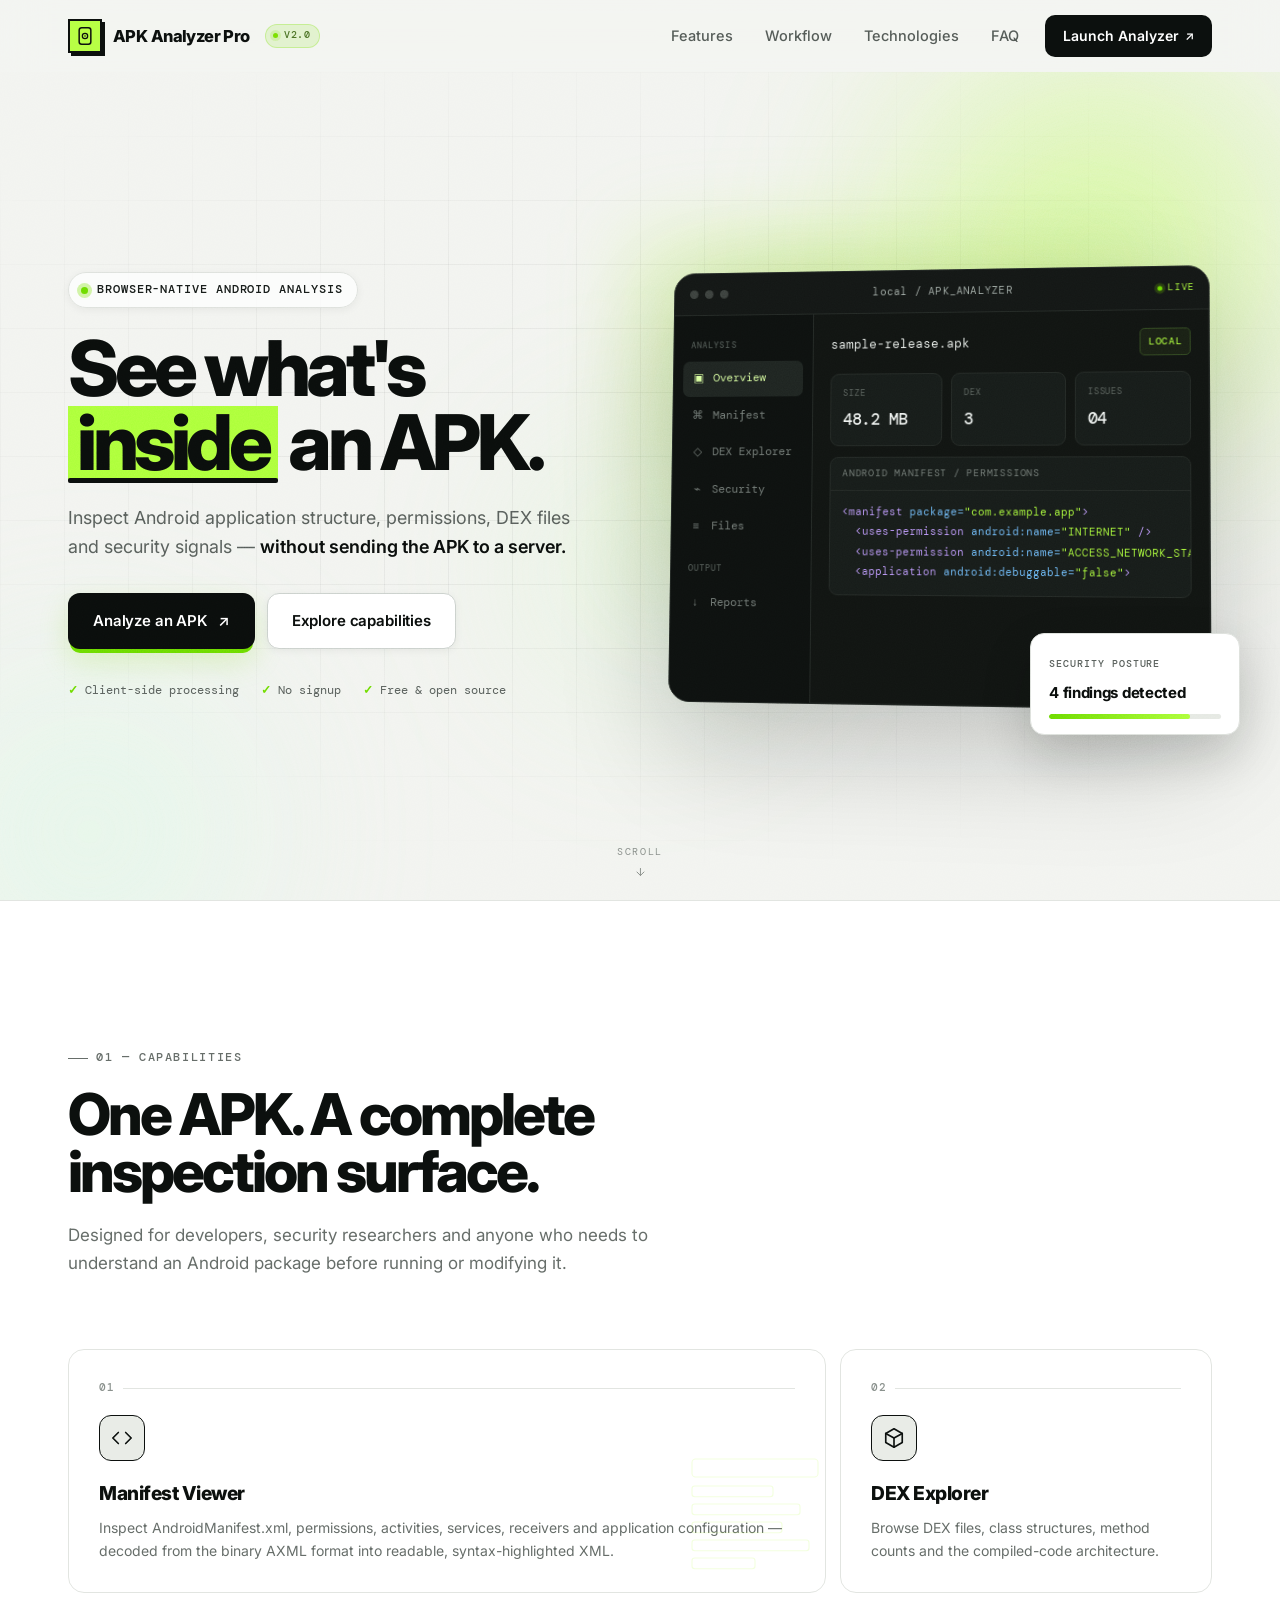
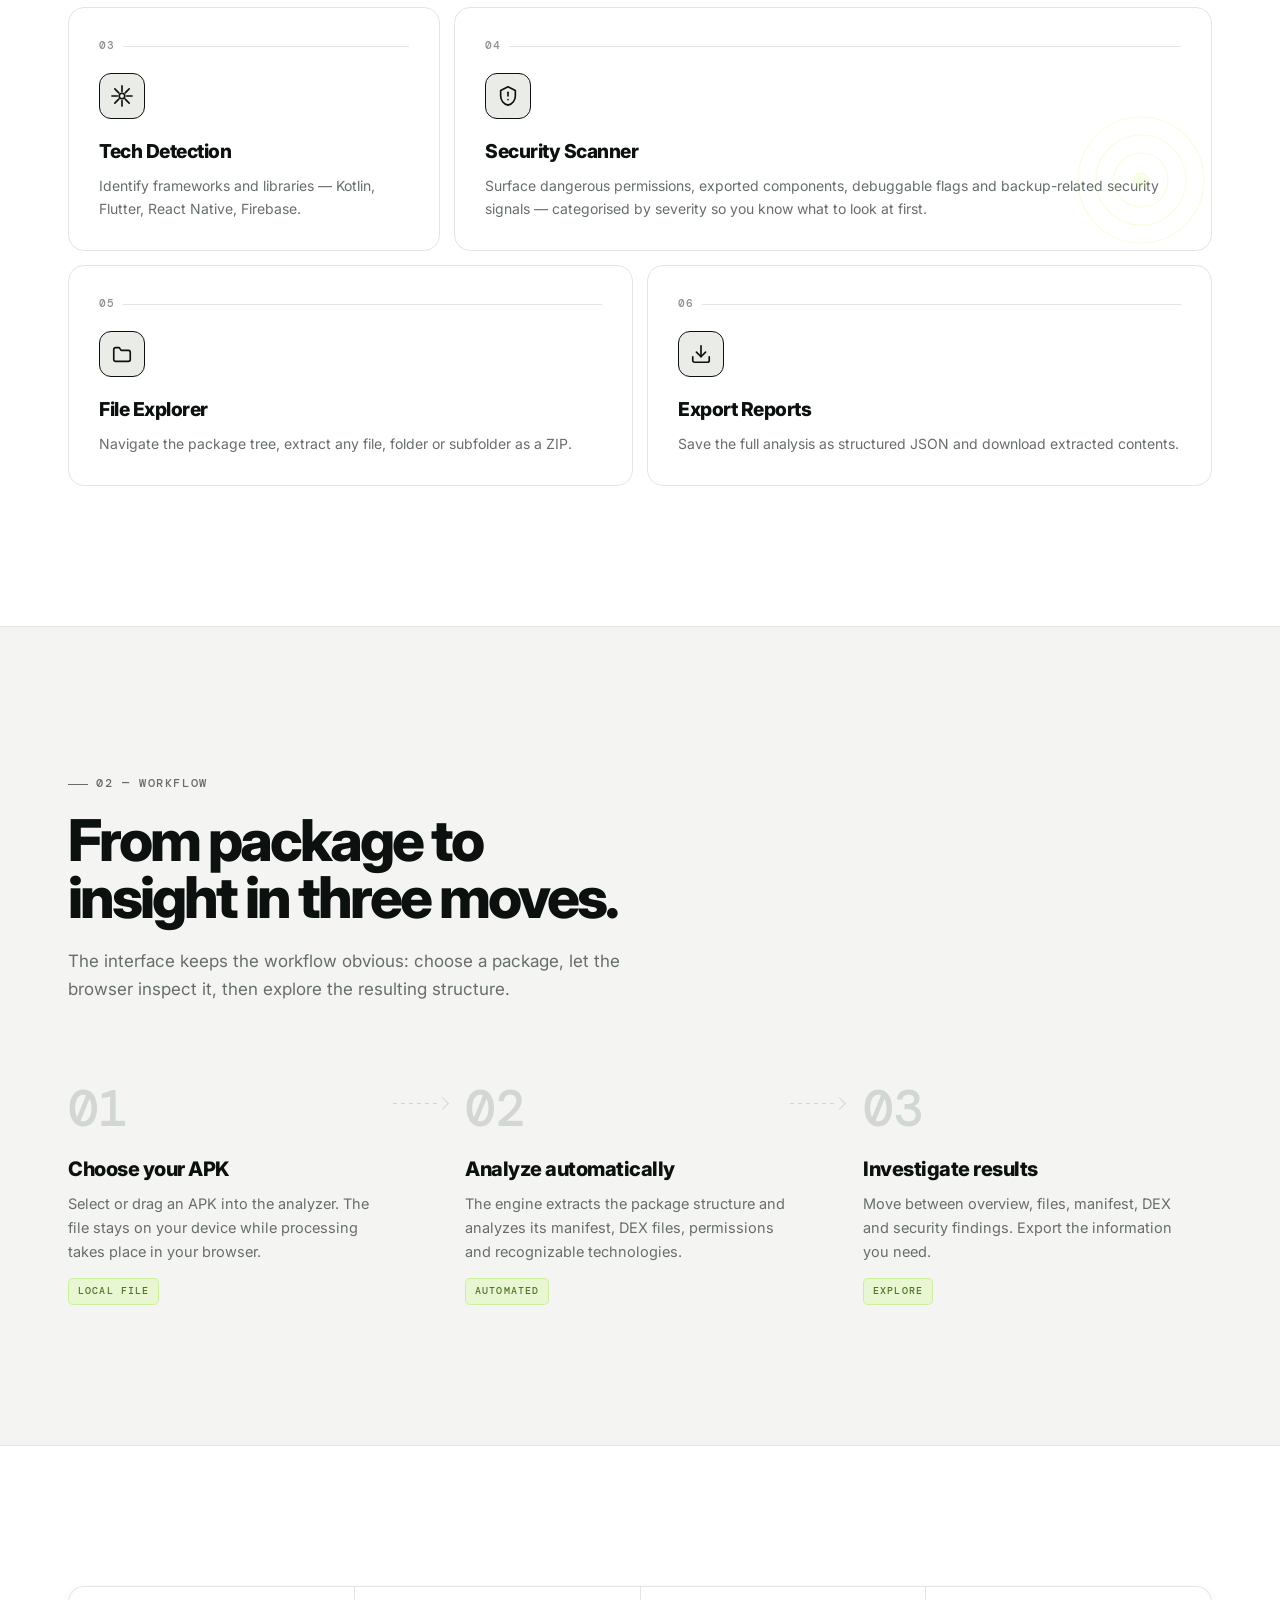
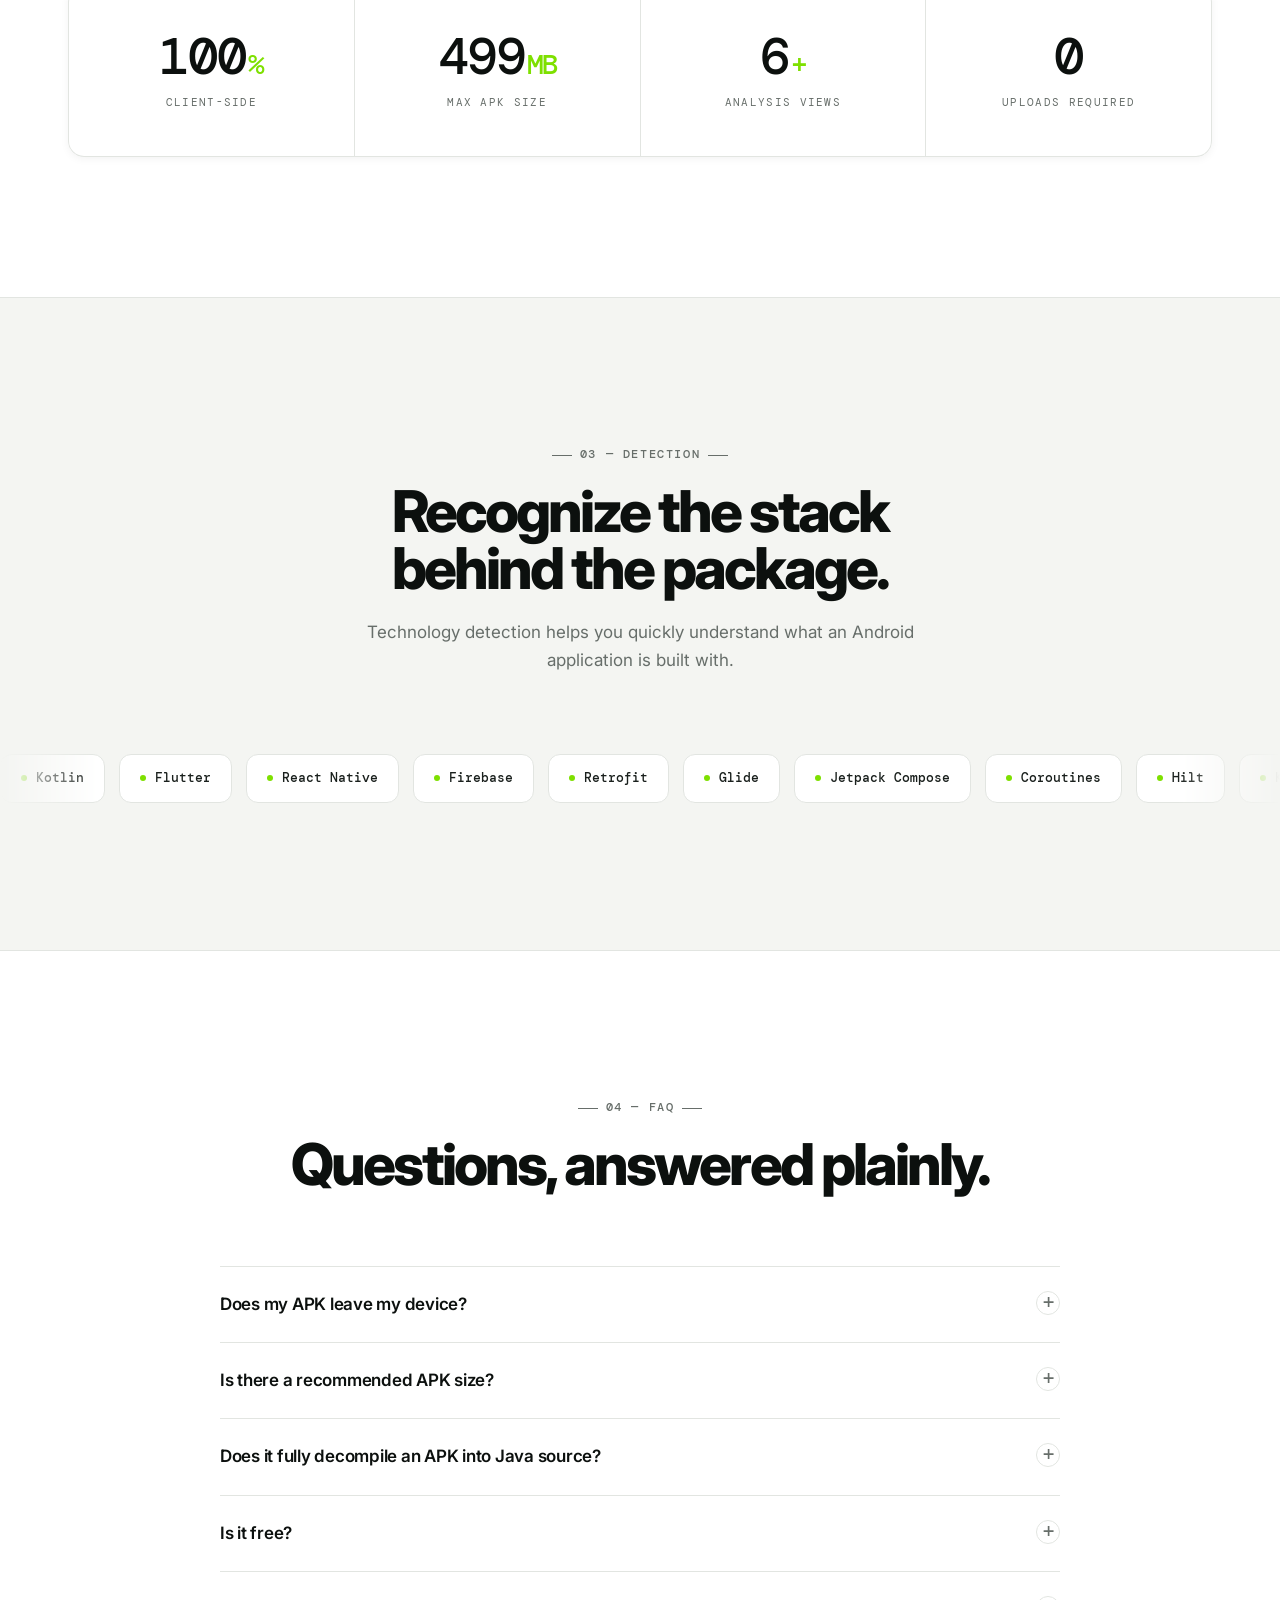
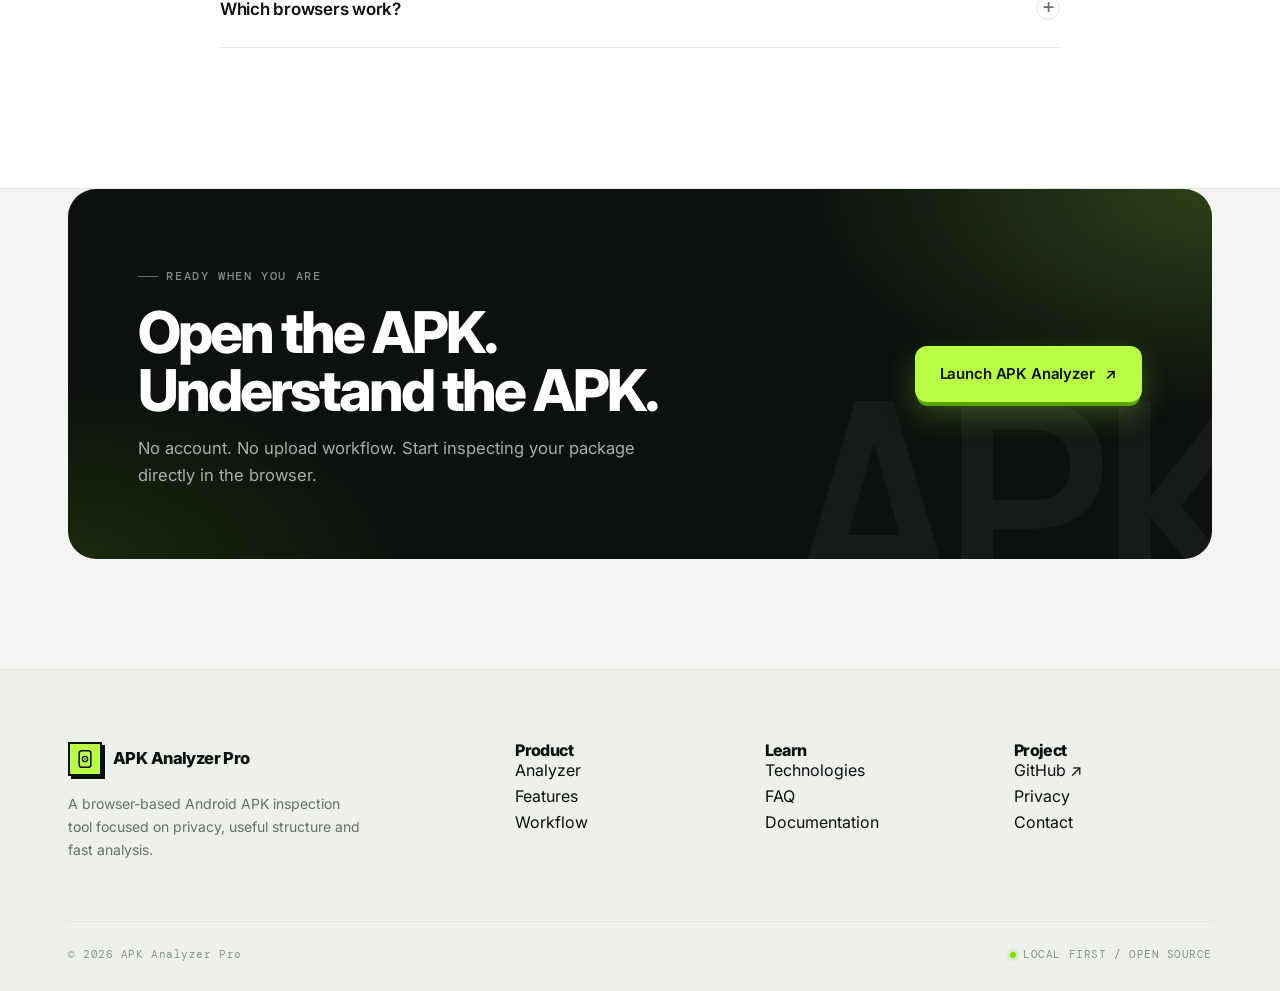
<file: index.html>
<!DOCTYPE html>
<html lang="en">
<head>
<meta charset="UTF-8">
<meta name="viewport" content="width=device-width, initial-scale=1.0, viewport-fit=cover">
<meta name="description" content="APK Analyzer Pro — inspect Android APKs locally in your browser. Explore manifests, DEX files, permissions and security findings without uploading your APK.">
<meta name="theme-color" content="#f5f6f4">
<title>APK Analyzer Pro — Inspect Android APKs, Locally</title>
<link rel="icon" href="data:image/svg+xml,<svg xmlns='http://www.w3.org/2000/svg' viewBox='0 0 24 24' fill='none'><rect x='5' y='2' width='14' height='20' rx='3' stroke='%23101312' stroke-width='1.8'/><circle cx='12' cy='12' r='3.2' stroke='%23101312' stroke-width='1.5'/><circle cx='12' cy='12' r='.9' fill='%23101312'/></svg>">
<link rel="preconnect" href="https://fonts.googleapis.com">
<link rel="preconnect" href="https://fonts.gstatic.com" crossorigin>
<link href="https://fonts.googleapis.com/css2?family=DM+Mono:wght@400;500&family=Inter:wght@400;500;600;700;800;900&display=swap" rel="stylesheet">
<style>
/* ============================================
   RESET & TOKENS
   ============================================ */
*, *::before, *::after { box-sizing: border-box; margin: 0; padding: 0; }

:root {
  --bg: #f4f5f2;
  --bg-2: #eef0eb;
  --paper: #ffffff;
  --ink: #0c100e;
  --ink-2: #1a201d;
  --muted: #676e6a;
  --muted-2: #8a918d;
  --line: #e2e5e1;
  --line-2: #d2d7d3;
  --soft: #e9ece7;
  --accent: #b8ff45;
  --accent-2: #7ee000;
  --accent-3: #5aa600;
  --accent-glow: rgba(184, 255, 69, .38);
  --danger: #ff665c;
  --info: #3d87e0;
  --radius-sm: 10px;
  --radius: 16px;
  --radius-lg: 22px;
  --radius-xl: 28px;
  --shadow-sm: 0 2px 8px rgba(12,16,14,.05);
  --shadow: 0 12px 40px rgba(12,16,14,.08);
  --shadow-lg: 0 30px 80px rgba(12,16,14,.14);
  --shadow-xl: 0 40px 120px rgba(12,16,14,.20);
  --nav-h: 72px;
  --ease: cubic-bezier(.22, 1, .36, 1);
  --ease-back: cubic-bezier(.34, 1.56, .64, 1);
  --max: 1240px;
  --pad: clamp(20px, 5vw, 48px);
}

html {
  scroll-behavior: smooth;
  scroll-padding-top: 90px;
  -webkit-text-size-adjust: 100%;
}

body {
  background: var(--bg);
  color: var(--ink);
  font-family: 'Inter', system-ui, -apple-system, sans-serif;
  font-size: 16px;
  line-height: 1.6;
  -webkit-font-smoothing: antialiased;
  -moz-osx-font-smoothing: grayscale;
  overflow-x: clip;
  max-width: 100vw;
  position: relative;
}

/* Global noise texture for depth */
body::before {
  content: '';
  position: fixed;
  inset: 0;
  pointer-events: none;
  z-index: 1;
  opacity: .4;
  mix-blend-mode: overlay;
  background-image: url("data:image/svg+xml,%3Csvg xmlns='http://www.w3.org/2000/svg' width='200' height='200'%3E%3Cfilter id='n'%3E%3CfeTurbulence type='fractalNoise' baseFrequency='0.85' numOctaves='2' stitchTiles='stitch'/%3E%3CfeColorMatrix values='0 0 0 0 0 0 0 0 0 0 0 0 0 0 0 0 0 0 0.5 0'/%3E%3C/filter%3E%3Crect width='100%25' height='100%25' filter='url(%23n)'/%3E%3C/svg%3E");
}

body.menu-open {
  overflow: hidden;
  touch-action: none;
}

img, svg { display: block; max-width: 100%; height: auto; }
a { color: inherit; text-decoration: none; }
button { font: inherit; border: none; background: none; cursor: pointer; color: inherit; }
ul { list-style: none; }

::selection { background: var(--accent); color: var(--ink); }

/* ============================================
   TYPOGRAPHY
   ============================================ */
h1, h2, h3, h4 {
  font-weight: 800;
  letter-spacing: -.04em;
  line-height: 1.05;
  color: var(--ink);
  text-wrap: balance;
}

h1 { font-size: clamp(2.5rem, 7vw, 4.8rem); letter-spacing: -.058em; line-height: .96; }
h2 { font-size: clamp(2rem, 4.6vw, 3.6rem); letter-spacing: -.052em; line-height: 1; }
h3 { font-size: clamp(1.05rem, 1.6vw, 1.25rem); letter-spacing: -.025em; line-height: 1.3; }
p { text-wrap: pretty; }

/* ============================================
   LAYOUT
   ============================================ */
.container {
  width: 100%;
  max-width: var(--max);
  margin-inline: auto;
  padding-inline: var(--pad);
  position: relative;
  z-index: 2;
}

.section {
  padding-block: clamp(80px, 11vw, 140px);
  position: relative;
}

.section-alt {
  background: var(--paper);
  border-top: 1px solid var(--line);
  border-bottom: 1px solid var(--line);
}

.section-head {
  max-width: 720px;
  margin-bottom: clamp(44px, 6vw, 72px);
}

.section-head.center {
  margin-inline: auto;
  text-align: center;
}

.eyebrow {
  display: inline-flex;
  align-items: center;
  gap: 8px;
  font-family: 'DM Mono', monospace;
  font-size: 11.5px;
  font-weight: 500;
  text-transform: uppercase;
  letter-spacing: .14em;
  color: var(--muted);
  margin-bottom: 18px;
}

.eyebrow::before {
  content: '';
  width: 20px;
  height: 1px;
  background: var(--muted);
}

.section-head.center .eyebrow::after {
  content: '';
  width: 20px;
  height: 1px;
  background: var(--muted);
}

.section-head p {
  color: var(--muted);
  font-size: clamp(15px, 1.4vw, 17px);
  line-height: 1.65;
  margin-top: 20px;
  max-width: 580px;
}

.section-head.center p { margin-inline: auto; }

/* ============================================
   BUTTONS
   ============================================ */
.btn {
  position: relative;
  display: inline-flex;
  align-items: center;
  justify-content: center;
  gap: 10px;
  padding: 15px 24px;
  border-radius: 12px;
  font-weight: 600;
  font-size: 15px;
  letter-spacing: -.01em;
  cursor: pointer;
  transition: transform .3s var(--ease-back), box-shadow .3s var(--ease), background .3s var(--ease);
  white-space: nowrap;
  overflow: hidden;
  isolation: isolate;
  border: 1px solid transparent;
}

.btn-primary {
  background: var(--ink);
  color: #fff;
  box-shadow: 0 6px 0 -2px var(--accent-2), 0 12px 30px rgba(126,224,0,.18);
}
.btn-primary:hover {
  transform: translateY(-3px);
  box-shadow: 0 9px 0 -2px var(--accent-2), 0 18px 40px rgba(126,224,0,.28);
}
.btn-primary:active { transform: translateY(-1px); }

.btn-primary::before {
  content: '';
  position: absolute;
  inset: 0;
  background: linear-gradient(120deg, transparent 30%, rgba(184,255,69,.28) 50%, transparent 70%);
  transform: translateX(-100%);
  transition: transform .8s var(--ease);
  z-index: -1;
}
.btn-primary:hover::before { transform: translateX(100%); }

.btn-secondary {
  background: var(--paper);
  color: var(--ink);
  border-color: var(--line-2);
  box-shadow: var(--shadow-sm);
}
.btn-secondary:hover {
  transform: translateY(-3px);
  border-color: var(--ink);
  box-shadow: 0 12px 30px rgba(12,16,14,.10);
}

.btn-arrow { transition: transform .3s var(--ease); }
.btn:hover .btn-arrow { transform: translate(3px, -3px); }

/* ============================================
   NAVBAR
   ============================================ */
.nav {
  position: sticky;
  top: 0;
  z-index: 500;
  height: var(--nav-h);
  display: flex;
  align-items: center;
}

.nav-glass {
  position: absolute;
  inset: 0;
  background: rgba(244, 245, 242, .76);
  backdrop-filter: blur(22px) saturate(180%);
  -webkit-backdrop-filter: blur(22px) saturate(180%);
  border-bottom: 1px solid transparent;
  transition: background .35s var(--ease), border-color .35s var(--ease),
              box-shadow .35s var(--ease), opacity .3s var(--ease);
  pointer-events: none;
  z-index: 0;
}

.nav.scrolled .nav-glass {
  background: rgba(244, 245, 242, .92);
  border-bottom-color: var(--line);
  box-shadow: 0 4px 24px rgba(12,16,14,.05);
}

body.menu-open .nav-glass {
  opacity: 0;
  border-bottom-color: transparent;
}

.nav-inner {
  position: relative;
  z-index: 1;
  display: flex;
  align-items: center;
  justify-content: space-between;
  gap: 20px;
  width: 100%;
}

.brand {
  display: flex;
  align-items: center;
  gap: 11px;
  font-weight: 800;
  font-size: 16.5px;
  letter-spacing: -.035em;
  flex-shrink: 0;
}

.brand-mark {
  width: 34px;
  height: 34px;
  border: 2px solid var(--ink);
  display: grid;
  place-items: center;
  background: var(--accent);
  box-shadow: 3px 3px 0 var(--ink);
  transition: transform .4s var(--ease-back);
  flex-shrink: 0;
  position: relative;
}
.brand:hover .brand-mark { transform: rotate(-8deg) scale(1.05); }
.brand-mark svg { width: 20px; height: 20px; }

/* Tiny live status dot next to brand */
.brand-status {
  display: inline-flex;
  align-items: center;
  gap: 6px;
  padding: 3px 8px 3px 7px;
  border-radius: 999px;
  background: rgba(126,224,0,.14);
  border: 1px solid rgba(126,224,0,.28);
  font-family: 'DM Mono', monospace;
  font-size: 9.5px;
  font-weight: 500;
  color: #4d7526;
  letter-spacing: .08em;
  text-transform: uppercase;
  margin-left: 4px;
}
.brand-status::before {
  content: '';
  width: 5px;
  height: 5px;
  border-radius: 50%;
  background: var(--accent-2);
  box-shadow: 0 0 0 3px rgba(126,224,0,.18);
  animation: ping 2s ease-out infinite;
}

.nav-links {
  display: flex;
  align-items: center;
  gap: 4px;
  font-size: 14.5px;
  font-weight: 500;
}

.nav-links > a:not(.nav-cta) {
  padding: 9px 14px;
  border-radius: 9px;
  color: #565d59;
  transition: color .2s, background .2s;
  position: relative;
}
.nav-links > a:not(.nav-cta):hover {
  color: var(--ink);
  background: rgba(12,16,14,.05);
}
.nav-links > a:not(.nav-cta)::after {
  content: '';
  position: absolute;
  left: 14px; right: 14px;
  bottom: 6px;
  height: 1.5px;
  background: var(--accent-2);
  transform: scaleX(0);
  transform-origin: left;
  transition: transform .3s var(--ease);
  border-radius: 2px;
}
.nav-links > a:not(.nav-cta):hover::after {
  transform: scaleX(1);
}

.nav-cta {
  margin-left: 8px;
  padding: 10px 18px;
  background: var(--ink);
  color: #fff;
  border-radius: 10px;
  font-weight: 600;
  font-size: 14px;
  transition: transform .25s var(--ease-back), box-shadow .25s;
  display: inline-flex;
  align-items: center;
  gap: 6px;
}
.nav-cta:hover {
  transform: translateY(-2px);
  box-shadow: 0 8px 20px rgba(12,16,14,.25);
}

/* Hamburger toggle */
.nav-toggle {
  display: none;
  flex-direction: column;
  justify-content: center;
  align-items: center;
  gap: 5px;
  width: 44px;
  height: 44px;
  border-radius: 12px;
  background: var(--paper);
  border: 1px solid var(--line-2);
  flex-shrink: 0;
  position: relative;
  z-index: 3;
  transition: background .3s var(--ease), border-color .3s var(--ease),
              transform .3s var(--ease-back);
  -webkit-tap-highlight-color: transparent;
}
.nav-toggle:hover { border-color: var(--ink); }
.nav-toggle:active { transform: scale(.94); }

.nav-toggle span {
  display: block;
  width: 18px;
  height: 2px;
  background: var(--ink);
  border-radius: 2px;
  transform-origin: center;
  transition: transform .4s var(--ease), opacity .25s var(--ease),
              background .3s var(--ease);
}

body.menu-open .nav-toggle {
  background: var(--ink);
  border-color: var(--ink);
}
body.menu-open .nav-toggle span { background: var(--accent); }
body.menu-open .nav-toggle span:nth-child(1) { transform: translateY(7px) rotate(45deg); }
body.menu-open .nav-toggle span:nth-child(2) { opacity: 0; transform: scaleX(0); }
body.menu-open .nav-toggle span:nth-child(3) { transform: translateY(-7px) rotate(-45deg); }

/* ============================================
   MOBILE MENU
   ============================================ */
.mobile-menu {
  position: fixed;
  inset: 0;
  width: 100vw;
  height: 100vh;
  height: 100dvh;
  z-index: 400;
  opacity: 0;
  visibility: hidden;
  pointer-events: none;
  overflow: hidden;
  transition: opacity .4s var(--ease), visibility 0s linear .4s;
}

.mobile-menu.open {
  opacity: 1;
  visibility: visible;
  pointer-events: auto;
  transition: opacity .4s var(--ease), visibility 0s linear 0s;
}

.mobile-menu-bg {
  position: absolute;
  inset: 0;
  background-color: var(--bg);
  background-image:
    radial-gradient(circle at 50% -10%, rgba(184,255,69,.24), transparent 55%),
    radial-gradient(circle at 100% 100%, rgba(126,224,0,.10), transparent 50%),
    linear-gradient(rgba(12,16,14,.04) 1px, transparent 1px),
    linear-gradient(90deg, rgba(12,16,14,.04) 1px, transparent 1px);
  background-size: auto, auto, 56px 56px, 56px 56px;
  transform: scale(1.06);
  transition: transform .6s var(--ease);
}

.mobile-menu.open .mobile-menu-bg { transform: scale(1); }

.mobile-menu-content {
  position: relative;
  z-index: 1;
  height: 100%;
  display: flex;
  flex-direction: column;
  justify-content: center;
  align-items: center;
  gap: 6px;
  padding: calc(var(--nav-h) + 24px) var(--pad) calc(48px + env(safe-area-inset-bottom));
  padding-top: calc(var(--nav-h) + env(safe-area-inset-top) + 24px);
}

.mobile-link {
  display: block;
  width: 100%;
  max-width: 400px;
  padding: 14px 22px;
  font-family: 'Inter', sans-serif;
  font-size: clamp(1.5rem, 6.5vw, 1.9rem);
  font-weight: 700;
  letter-spacing: -.035em;
  line-height: 1.15;
  color: var(--ink);
  text-align: center;
  border-radius: 16px;
  opacity: 0;
  transform: translateY(28px);
  transition: opacity .5s var(--ease), transform .5s var(--ease),
              background .25s var(--ease), color .25s var(--ease);
  -webkit-tap-highlight-color: transparent;
}

.mobile-menu.open .mobile-link {
  opacity: 1;
  transform: translateY(0);
}

.mobile-menu.open .mobile-link:nth-child(1) { transition-delay: .10s; }
.mobile-menu.open .mobile-link:nth-child(2) { transition-delay: .16s; }
.mobile-menu.open .mobile-link:nth-child(3) { transition-delay: .22s; }
.mobile-menu.open .mobile-link:nth-child(4) { transition-delay: .28s; }
.mobile-menu.open .mobile-link:nth-child(5) { transition-delay: .36s; }

.mobile-menu:not(.open) .mobile-link {
  transition-delay: 0s;
  transition-duration: .25s;
}

.mobile-link:active {
  background: rgba(12,16,14,.07);
  transform: translateY(0) scale(.98);
}

.mobile-link-cta {
  margin-top: 18px;
  background: var(--ink);
  color: #fff;
  font-size: clamp(1.05rem, 4vw, 1.2rem);
  font-weight: 600;
  padding: 18px 28px;
  box-shadow: 0 6px 0 -2px var(--accent-2), 0 14px 32px rgba(126,224,0,.22);
}
.mobile-menu.open .mobile-link-cta { transition-delay: .36s; }
.mobile-link-cta:active {
  background: #1e2421;
  transform: translateY(0) scale(.98);
}

@media (min-width: 901px) { .mobile-menu { display: none; } }

/* ============================================
   HERO
   ============================================ */
.hero {
  position: relative;
  min-height: calc(100svh - var(--nav-h));
  min-height: calc(100dvh - var(--nav-h));
  display: flex;
  align-items: center;
  padding-block: clamp(48px, 7vw, 96px);
  overflow: hidden;
  isolation: isolate;
}

.hero-bg {
  position: absolute;
  inset: 0;
  z-index: -1;
  overflow: hidden;
  pointer-events: none;
}

.hero-grid-lines {
  position: absolute;
  inset: 0;
  background-image:
    linear-gradient(rgba(12,16,14,.045) 1px, transparent 1px),
    linear-gradient(90deg, rgba(12,16,14,.045) 1px, transparent 1px);
  background-size: clamp(40px, 6vw, 64px) clamp(40px, 6vw, 64px);
  -webkit-mask-image: radial-gradient(ellipse 90% 70% at 50% 45%, #000 30%, transparent 75%);
  mask-image: radial-gradient(ellipse 90% 70% at 50% 45%, #000 30%, transparent 75%);
  animation: gridDrift 60s linear infinite;
}

@keyframes gridDrift { to { background-position: 64px 64px; } }

.hero-orb {
  position: absolute;
  border-radius: 50%;
  filter: blur(90px);
  opacity: .55;
  will-change: transform;
}
.hero-orb-1 {
  width: clamp(320px, 44vw, 580px);
  aspect-ratio: 1;
  background: radial-gradient(circle, var(--accent) 0%, transparent 70%);
  top: -12%;
  right: -8%;
  animation: orbFloat 18s ease-in-out infinite;
}
.hero-orb-2 {
  width: clamp(260px, 34vw, 460px);
  aspect-ratio: 1;
  background: radial-gradient(circle, #d4ffe4 0%, transparent 70%);
  bottom: -18%;
  left: -10%;
  animation: orbFloat 24s ease-in-out infinite reverse;
}
.hero-orb-3 {
  width: clamp(200px, 26vw, 340px);
  aspect-ratio: 1;
  background: radial-gradient(circle, #c9ffb3 0%, transparent 70%);
  top: 40%;
  left: 38%;
  opacity: .35;
  animation: orbFloat 30s ease-in-out infinite;
}

@keyframes orbFloat {
  0%, 100% { transform: translate(0, 0) scale(1); }
  33% { transform: translate(30px, -20px) scale(1.05); }
  66% { transform: translate(-20px, 25px) scale(.96); }
}

.hero-grid {
  display: grid;
  grid-template-columns: minmax(0, 1fr) minmax(0, 1.05fr);
  gap: clamp(32px, 5vw, 72px);
  align-items: center;
  width: 100%;
}

.hero-copy-wrap { max-width: 620px; }

.kicker {
  display: inline-flex;
  align-items: center;
  gap: 9px;
  padding: 8px 14px 8px 12px;
  background: rgba(255,255,255,.75);
  border: 1px solid var(--line);
  border-radius: 999px;
  font-family: 'DM Mono', monospace;
  font-size: 11.5px;
  font-weight: 500;
  text-transform: uppercase;
  letter-spacing: .08em;
  color: var(--ink-2);
  margin-bottom: 24px;
  backdrop-filter: blur(8px);
  box-shadow: var(--shadow-sm);
}

.kicker-dot {
  width: 7px;
  height: 7px;
  border-radius: 50%;
  background: var(--accent-2);
  position: relative;
  flex-shrink: 0;
}
.kicker-dot::after {
  content: '';
  position: absolute;
  inset: -4px;
  border-radius: 50%;
  background: var(--accent-2);
  opacity: .3;
  animation: ping 2s ease-out infinite;
}

@keyframes ping {
  0% { transform: scale(1); opacity: .5; }
  100% { transform: scale(2.4); opacity: 0; }
}

.hero h1 { margin-bottom: 24px; }

.hero h1 .accent {
  position: relative;
  display: inline-block;
  background: var(--accent);
  padding: 0 .12em;
  z-index: 1;
}
.hero h1 .accent::after {
  content: '';
  position: absolute;
  left: 0; right: 0; bottom: -3px;
  height: 5px;
  background: var(--ink);
  transform: scaleX(0);
  transform-origin: left;
  animation: underlineIn 1s var(--ease) .6s forwards;
  border-radius: 2px;
}
@keyframes underlineIn { to { transform: scaleX(1); } }

.hero-copy {
  font-size: clamp(15.5px, 1.4vw, 18.5px);
  line-height: 1.6;
  color: var(--muted);
  margin-bottom: 32px;
  max-width: 540px;
}
.hero-copy strong { color: var(--ink); font-weight: 600; }

.actions {
  display: flex;
  gap: 12px;
  flex-wrap: wrap;
  margin-bottom: 32px;
}

.trust {
  display: flex;
  flex-wrap: wrap;
  gap: 10px 22px;
  color: var(--muted);
  font-family: 'DM Mono', monospace;
  font-size: 12px;
}
.trust span { display: flex; align-items: center; gap: 7px; }
.check { color: var(--accent-2); font-weight: 700; }

/* ============================================
   HERO PREVIEW
   ============================================ */
.preview-wrap {
  position: relative;
  perspective: 1400px;
  width: 100%;
}

.preview {
  position: relative;
  background: #141815;
  border: 1px solid #2a302c;
  border-radius: var(--radius-lg);
  box-shadow: var(--shadow-xl), 0 0 0 1px rgba(255,255,255,.03) inset;
  overflow: hidden;
  transform: rotateY(-6deg) rotateX(3deg) scale(.98);
  transition: transform .9s var(--ease), box-shadow .9s var(--ease);
  transform-style: preserve-3d;
  will-change: transform;
}

.preview-wrap:hover .preview {
  transform: rotateY(0) rotateX(0) scale(1);
  box-shadow: 0 50px 120px rgba(12,16,14,.28), 0 0 0 1px rgba(184,255,69,.15) inset;
}

.preview-glow {
  position: absolute;
  inset: -30px;
  background: radial-gradient(ellipse at 30% 20%, var(--accent-glow), transparent 60%);
  z-index: -1;
  filter: blur(40px);
  pointer-events: none;
}

.preview-top {
  height: 44px;
  display: flex;
  align-items: center;
  gap: 7px;
  padding: 0 16px;
  border-bottom: 1px solid #2a302c;
  background: #171b19;
  color: #8f9993;
  font-family: 'DM Mono', monospace;
  font-size: 11px;
  position: relative;
}
.pdot { width: 9px; height: 9px; border-radius: 50%; background: #454b47; }
.preview-title {
  margin-inline: auto;
  transform: translateX(-18px);
  color: #aeb7b2;
  letter-spacing: .02em;
}
.preview-live {
  position: absolute;
  right: 14px;
  top: 50%;
  transform: translateY(-50%);
  display: inline-flex;
  align-items: center;
  gap: 5px;
  font-family: 'DM Mono', monospace;
  font-size: 9.5px;
  color: var(--accent);
  letter-spacing: .08em;
  text-transform: uppercase;
}
.preview-live::before {
  content: '';
  width: 5px;
  height: 5px;
  border-radius: 50%;
  background: var(--accent-2);
  box-shadow: 0 0 0 3px rgba(126,224,0,.22);
  animation: ping 2s ease-out infinite;
}

.app {
  display: grid;
  grid-template-columns: 148px minmax(0, 1fr);
  min-height: 400px;
}

.side {
  border-right: 1px solid #2a302c;
  padding: 16px 10px;
  background: #101412;
  overflow: hidden;
}
.side-label {
  font-family: 'DM Mono', monospace;
  font-size: 9px;
  font-weight: 500;
  color: #58615c;
  margin: 8px 8px 10px;
  text-transform: uppercase;
  letter-spacing: .12em;
}
.side-label:not(:first-child) { margin-top: 18px; }
.side-item {
  display: flex;
  gap: 9px;
  align-items: center;
  padding: 9px 9px;
  border-radius: 7px;
  color: #828b86;
  font-family: 'DM Mono', monospace;
  font-size: 11.5px;
  margin-bottom: 2px;
  transition: background .2s, color .2s;
  cursor: default;
}
.side-item.active { background: #242b27; color: #dfffad; }
.side-item:not(.active):hover { background: #1a201d; color: #b0bdb6; }
.side-icon { width: 14px; text-align: center; flex-shrink: 0; }

.main { padding: 18px; min-width: 0; }

.file-row {
  display: flex;
  align-items: center;
  justify-content: space-between;
  gap: 12px;
  margin-bottom: 16px;
}
.file-name {
  font-family: 'DM Mono', monospace;
  font-size: 12.5px;
  color: #eef2ef;
  overflow: hidden;
  text-overflow: ellipsis;
  white-space: nowrap;
}
.status {
  font-family: 'DM Mono', monospace;
  font-size: 10px;
  font-weight: 500;
  color: var(--accent);
  border: 1px solid #3a5427;
  background: rgba(184,255,69,.06);
  padding: 5px 8px;
  border-radius: 5px;
  flex-shrink: 0;
  letter-spacing: .06em;
}

.stats { display: grid; grid-template-columns: repeat(3, minmax(0, 1fr)); gap: 9px; }
.stat {
  background: #1b211e;
  border: 1px solid #2a302c;
  padding: 12px;
  border-radius: 9px;
  transition: background .25s, border-color .25s;
  min-width: 0;
}
.stat:hover { background: #232a26; border-color: #3a423d; }
.stat small {
  display: block;
  color: #6b746e;
  font-family: 'DM Mono', monospace;
  font-size: 9px;
  letter-spacing: .1em;
  margin-bottom: 7px;
  text-transform: uppercase;
}
.stat b {
  font-family: 'DM Mono', monospace;
  font-size: 17px;
  font-weight: 500;
  color: #f1f4f2;
  letter-spacing: -.02em;
}

.panel {
  margin-top: 11px;
  background: #1b211e;
  border: 1px solid #2a302c;
  border-radius: 9px;
  overflow: hidden;
}
.panel-head {
  padding: 9px 12px;
  border-bottom: 1px solid #2a302c;
  font-family: 'DM Mono', monospace;
  font-size: 9.5px;
  color: #848e88;
  letter-spacing: .08em;
}
.code {
  padding: 12px;
  font-family: 'DM Mono', monospace;
  font-size: 10.5px;
  line-height: 1.95;
  color: #a7b1ab;
  overflow-x: auto;
  white-space: pre;
}
.code .green { color: var(--accent); }
.code .purple { color: #c9a8ff; }
.code .blue { color: #7ec9ff; }

.float-card {
  position: absolute;
  right: -28px;
  bottom: -26px;
  background: var(--paper);
  border: 1px solid var(--line);
  box-shadow: 0 20px 50px rgba(12,16,14,.16);
  padding: 15px 18px;
  border-radius: 14px;
  width: 210px;
  animation: floatY 6s ease-in-out infinite;
  z-index: 2;
}
@keyframes floatY {
  0%, 100% { transform: translateY(0); }
  50% { transform: translateY(-10px); }
}
.float-card small {
  font-family: 'DM Mono', monospace;
  font-size: 9.5px;
  font-weight: 500;
  color: var(--muted);
  text-transform: uppercase;
  letter-spacing: .1em;
}
.float-card b {
  display: block;
  font-size: 15px;
  font-weight: 700;
  margin: 6px 0 9px;
  letter-spacing: -.02em;
}
.meter {
  height: 5px;
  background: var(--soft);
  border-radius: 99px;
  overflow: hidden;
}
.meter i {
  display: block;
  height: 100%;
  background: linear-gradient(90deg, var(--accent-2), var(--accent));
  border-radius: 99px;
  width: 0;
  transition: width 1.6s var(--ease) .4s;
}
.meter.in-view i { width: 82%; }

/* Small "scroll" hint at bottom of hero */
.scroll-hint {
  position: absolute;
  bottom: 22px;
  left: 50%;
  transform: translateX(-50%);
  display: inline-flex;
  flex-direction: column;
  align-items: center;
  gap: 6px;
  font-family: 'DM Mono', monospace;
  font-size: 9.5px;
  color: var(--muted);
  letter-spacing: .16em;
  text-transform: uppercase;
  opacity: .65;
  animation: scrollHintFade 3s ease-in-out infinite;
  pointer-events: none;
  z-index: 2;
}
.scroll-hint svg { width: 12px; height: 12px; }
@keyframes scrollHintFade {
  0%, 100% { transform: translate(-50%, 0); opacity: .65; }
  50% { transform: translate(-50%, 6px); opacity: .25; }
}

/* ============================================
   BENTO FEATURES
   ============================================ */
.bento {
  display: grid;
  grid-template-columns: repeat(6, minmax(0, 1fr));
  gap: 14px;
}

.bento-card {
  position: relative;
  background: var(--paper);
  border: 1px solid var(--line);
  border-radius: var(--radius);
  padding: clamp(22px, 2.5vw, 30px);
  overflow: hidden;
  transition: border-color .35s var(--ease), transform .35s var(--ease), box-shadow .35s var(--ease);
  display: flex;
  flex-direction: column;
  min-width: 0;
}
.bento-card::before {
  content: '';
  position: absolute;
  inset: 0;
  background: linear-gradient(135deg, rgba(184,255,69,.07), transparent 55%);
  opacity: 0;
  transition: opacity .4s var(--ease);
  pointer-events: none;
}
.bento-card:hover {
  border-color: var(--line-2);
  transform: translateY(-4px);
  box-shadow: 0 24px 60px rgba(12,16,14,.10);
}
.bento-card:hover::before { opacity: 1; }

/* Layout: 2 featured + 4 small */
.bento-featured { grid-column: span 3; }
.bento-small { grid-column: span 3; }

.bento-num {
  font-family: 'DM Mono', monospace;
  font-size: 10.5px;
  font-weight: 500;
  color: var(--muted-2);
  letter-spacing: .1em;
  margin-bottom: 18px;
  display: flex;
  align-items: center;
  gap: 8px;
}
.bento-num::after {
  content: '';
  flex: 1;
  height: 1px;
  background: var(--line);
}

.bento-icon {
  width: 46px;
  height: 46px;
  border: 1.5px solid var(--ink);
  border-radius: 12px;
  display: grid;
  place-items: center;
  margin-bottom: 20px;
  background: var(--soft);
  transition: background .4s var(--ease-back), transform .4s var(--ease-back);
  flex-shrink: 0;
  position: relative;
}
.bento-icon svg {
  width: 22px;
  height: 22px;
  color: var(--ink);
  transition: transform .35s var(--ease);
}
.bento-card:hover .bento-icon {
  background: var(--accent);
  transform: rotate(-6deg) scale(1.05);
}
.bento-card:hover .bento-icon svg {
  transform: scale(1.05);
}

.bento-card h3 {
  font-size: clamp(1.05rem, 1.5vw, 1.2rem);
  margin-bottom: 10px;
  letter-spacing: -.025em;
}
.bento-card p {
  color: var(--muted);
  font-size: 14px;
  line-height: 1.65;
  flex: 1;
}

/* Featured card gets an accent ribbon and mini visual */
.bento-featured { grid-column: span 4; padding: clamp(26px, 3vw, 36px); }
.bento-featured h3 { font-size: clamp(1.2rem, 1.8vw, 1.4rem); }
.bento-featured p { font-size: 14.5px; }

/* Visual decoration inside featured cards */
.bento-visual {
  position: absolute;
  right: -20px;
  bottom: -20px;
  width: 180px;
  height: 180px;
  opacity: .5;
  pointer-events: none;
}
.bento-visual svg { width: 100%; height: 100%; }

/* Layout plan for 6 features:
   Row 1: [Manifest 4 col] [Tech 2 col]  → wait, we said 2 featured + 4 small
   Let's make it:
   Row 1: [Manifest Featured (4)] [DEX Small (2)]
   Row 2: [Security Featured (4)] [Tech Small (2)]
   Row 3: [Files Small (3)] [Export Small (3)]
   Hmm, actually let's simplify: 3 rows x 2 pattern with mixed widths
*/
.bento { grid-template-columns: repeat(6, minmax(0, 1fr)); }

.bento-card:nth-child(1) { grid-column: span 4; }  /* Manifest - large */
.bento-card:nth-child(2) { grid-column: span 2; }  /* DEX - small */
.bento-card:nth-child(3) { grid-column: span 2; }  /* Tech - small */
.bento-card:nth-child(4) { grid-column: span 4; }  /* Security - large */
.bento-card:nth-child(5) { grid-column: span 3; }  /* Files - medium */
.bento-card:nth-child(6) { grid-column: span 3; }  /* Export - medium */

@media (max-width: 900px) {
  .bento { grid-template-columns: repeat(2, minmax(0, 1fr)); }
  .bento-card:nth-child(n) { grid-column: span 1; }
  .bento-card:nth-child(1),
  .bento-card:nth-child(4) { grid-column: span 2; }
}

@media (max-width: 600px) {
  .bento { grid-template-columns: 1fr; }
  .bento-card:nth-child(n) { grid-column: span 1; }
}

/* ============================================
   WORKFLOW
   ============================================ */
.flow {
  display: grid;
  grid-template-columns: repeat(3, minmax(0, 1fr));
  gap: clamp(28px, 4vw, 48px);
  position: relative;
}

.step {
  position: relative;
  min-width: 0;
  padding-top: 8px;
}
.step:not(:last-child)::after {
  content: '';
  position: absolute;
  top: 28px;
  right: calc(-1 * clamp(14px, 2vw, 24px));
  width: clamp(28px, 4vw, 48px);
  height: 1px;
  background: repeating-linear-gradient(90deg, var(--line-2) 0 4px, transparent 4px 8px);
}
.step:not(:last-child)::before {
  content: '';
  position: absolute;
  top: 24px;
  right: calc(-1 * clamp(14px, 2vw, 24px) - 6px);
  width: 9px;
  height: 9px;
  border-top: 1.5px solid var(--line-2);
  border-right: 1.5px solid var(--line-2);
  transform: rotate(45deg);
}

.step-number {
  font-family: 'DM Mono', monospace;
  font-size: clamp(36px, 4vw, 52px);
  font-weight: 500;
  line-height: 1;
  color: var(--line-2);
  margin-bottom: 22px;
  transition: color .4s var(--ease);
  letter-spacing: -.02em;
  position: relative;
  display: inline-block;
}
.step:hover .step-number { color: var(--accent-2); }

.step h3 { margin-bottom: 10px; }
.step p {
  color: var(--muted);
  font-size: 14.5px;
  line-height: 1.65;
  max-width: 320px;
}
.tag {
  display: inline-block;
  margin-top: 14px;
  padding: 5px 9px;
  background: rgba(184,255,69,.18);
  border: 1px solid rgba(126,224,0,.28);
  font-family: 'DM Mono', monospace;
  font-size: 9.5px;
  font-weight: 500;
  letter-spacing: .12em;
  color: #4d7526;
  border-radius: 5px;
}

/* ============================================
   STATS STRIP
   ============================================ */
.stats-strip {
  display: grid;
  grid-template-columns: repeat(4, minmax(0, 1fr));
  gap: 1px;
  background: var(--line);
  border: 1px solid var(--line);
  border-radius: var(--radius);
  overflow: hidden;
  box-shadow: var(--shadow-sm);
}
.stat-block {
  background: var(--paper);
  padding: clamp(26px, 3.6vw, 44px) clamp(18px, 2.5vw, 32px);
  text-align: center;
  transition: background .3s;
  min-width: 0;
  position: relative;
  overflow: hidden;
}
.stat-block::after {
  content: '';
  position: absolute;
  left: 50%;
  bottom: 0;
  width: 0;
  height: 2px;
  background: linear-gradient(90deg, transparent, var(--accent-2), transparent);
  transform: translateX(-50%);
  transition: width .5s var(--ease);
}
.stat-block:hover { background: #fbfff3; }
.stat-block:hover::after { width: 80%; }

.stat-value {
  font-family: 'DM Mono', monospace;
  font-size: clamp(2.2rem, 4.2vw, 3.2rem);
  font-weight: 500;
  letter-spacing: -.04em;
  color: var(--ink);
  line-height: 1;
  margin-bottom: 12px;
  display: inline-flex;
  align-items: baseline;
  gap: 2px;
}
.stat-value .suffix {
  font-size: .55em;
  color: var(--accent-2);
  font-weight: 500;
}
.stat-label {
  font-family: 'DM Mono', monospace;
  font-size: 11px;
  color: var(--muted);
  text-transform: uppercase;
  letter-spacing: .12em;
}

/* ============================================
   TECHNOLOGIES MARQUEE
   ============================================ */
.tech-marquee {
  overflow: hidden;
  position: relative;
  padding-block: 8px;
  -webkit-mask-image: linear-gradient(90deg, transparent, #000 8%, #000 92%, transparent);
  mask-image: linear-gradient(90deg, transparent, #000 8%, #000 92%, transparent);
}
.tech-track {
  display: flex;
  gap: 14px;
  width: max-content;
  animation: marquee 42s linear infinite;
}
.tech-marquee:hover .tech-track { animation-play-state: paused; }

@keyframes marquee {
  from { transform: translateX(0); }
  to { transform: translateX(-50%); }
}

.tech-pill {
  display: inline-flex;
  align-items: center;
  gap: 9px;
  padding: 13px 20px;
  background: var(--paper);
  border: 1px solid var(--line);
  border-radius: 12px;
  font-family: 'DM Mono', monospace;
  font-size: 13px;
  font-weight: 500;
  color: var(--ink-2);
  white-space: nowrap;
  transition: border-color .3s, background .3s, transform .3s var(--ease-back);
  cursor: default;
}
.tech-pill:hover {
  border-color: var(--accent-2);
  background: #fbfff3;
  transform: translateY(-3px);
}
.tech-pill .dot-accent {
  width: 6px;
  height: 6px;
  border-radius: 50%;
  background: var(--accent-2);
  flex-shrink: 0;
}

/* ============================================
   FAQ
   ============================================ */
.faq { max-width: 840px; margin-inline: auto; }
.faq details {
  border-top: 1px solid var(--line);
  padding: 24px 0;
  transition: padding .3s;
}
.faq details:last-child { border-bottom: 1px solid var(--line); }
.faq details[open] { padding-bottom: 28px; }

.faq summary {
  cursor: pointer;
  list-style: none;
  font-weight: 600;
  font-size: clamp(15px, 1.4vw, 17px);
  display: flex;
  justify-content: space-between;
  align-items: flex-start;
  gap: 20px;
  color: var(--ink);
  transition: color .2s;
  letter-spacing: -.015em;
}
.faq summary:hover { color: var(--muted); }
.faq summary::-webkit-details-marker { display: none; }
.faq summary::after {
  content: '+';
  font-family: 'DM Mono', monospace;
  font-size: 22px;
  font-weight: 400;
  color: var(--muted);
  line-height: 1;
  transition: transform .35s var(--ease), color .2s;
  flex-shrink: 0;
  width: 24px;
  height: 24px;
  display: grid;
  place-items: center;
  border-radius: 50%;
  border: 1px solid var(--line);
}
.faq details[open] summary::after {
  content: '−';
  transform: rotate(180deg);
  color: var(--accent-2);
  border-color: var(--accent-2);
  background: rgba(184,255,69,.14);
}
.faq p {
  color: var(--muted);
  font-size: 14.5px;
  line-height: 1.7;
  max-width: 680px;
  margin-top: 16px;
  animation: fadeUp .4s var(--ease);
}
@keyframes fadeUp {
  from { opacity: 0; transform: translateY(-6px); }
  to { opacity: 1; transform: none; }
}

/* ============================================
   CTA
   ============================================ */
.cta-section { padding-block: 0 clamp(70px, 9vw, 110px); }
.cta-box {
  position: relative;
  background: var(--ink);
  color: #fff;
  border-radius: var(--radius-xl);
  padding: clamp(40px, 5.5vw, 76px);
  display: flex;
  justify-content: space-between;
  align-items: center;
  gap: clamp(24px, 4vw, 48px);
  overflow: hidden;
  isolation: isolate;
}
.cta-box::before {
  content: '';
  position: absolute;
  inset: 0;
  background:
    radial-gradient(ellipse 60% 100% at 100% 0%, rgba(184,255,69,.20), transparent 60%),
    radial-gradient(ellipse 50% 80% at 0% 100%, rgba(126,224,0,.12), transparent 60%);
  z-index: -1;
}
.cta-box::after {
  content: 'APK';
  position: absolute;
  right: -40px;
  bottom: -100px;
  font-family: 'DM Mono', monospace;
  font-size: clamp(180px, 24vw, 300px);
  font-weight: 500;
  line-height: 1;
  color: rgba(255,255,255,.045);
  pointer-events: none;
  z-index: -1;
  letter-spacing: -.08em;
}

.cta-content { max-width: 620px; }
.cta-content .eyebrow { color: rgba(255,255,255,.5); }
.cta-content .eyebrow::before { background: rgba(255,255,255,.4); }
.cta-content h2 { color: #fff; margin-bottom: 16px; }
.cta-content p {
  color: rgba(255,255,255,.65);
  font-size: clamp(15px, 1.3vw, 17px);
  line-height: 1.6;
  max-width: 520px;
}

.cta-box .btn-primary {
  background: var(--accent);
  color: var(--ink);
  box-shadow: 0 6px 0 -2px var(--accent-3), 0 12px 30px rgba(184,255,69,.25);
  flex-shrink: 0;
}
.cta-box .btn-primary:hover {
  transform: translateY(-3px);
  box-shadow: 0 9px 0 -2px var(--accent-3), 0 20px 45px rgba(184,255,69,.35);
}
.cta-box .btn-primary::before {
  background: linear-gradient(120deg, transparent 30%, rgba(255,255,255,.4) 50%, transparent 70%);
}

/* ============================================
   FOOTER
   ============================================ */
footer {
  border-top: 1px solid var(--line);
  padding-block: clamp(48px, 6vw, 72px) 28px;
  background: #eef0ec;
}
.footer-grid {
  display: grid;
  grid-template-columns: 2fr repeat(3, minmax(0, 1fr));
  gap: clamp(28px, 4vw, 56px);
  margin-bottom: clamp(40px, 5vw, 60px);
}
.footer-brand .brand { margin-bottom: 16px; }
.footer-brand p {
  color: var(--muted);
  font-size: 14px;
  line-height: 1.65;
  max-width: 340px;
}
.footer h4 {
  font-size: 11px;
  font-weight: 700;
  text-transform: uppercase;
  letter-spacing: .14em;
  color: var(--muted-2);
  margin-bottom: 18px;
}
.footer ul li { margin: 10px 0; }
.footer ul li a {
  font-size: 14px;
  color: #565d59;
  transition: color .2s, transform .2s;
  display: inline-block;
}
.footer ul li a:hover { color: var(--ink); transform: translateX(3px); }

.footer-bottom {
  border-top: 1px solid var(--line);
  padding-top: 24px;
  display: flex;
  justify-content: space-between;
  align-items: center;
  flex-wrap: wrap;
  gap: 12px;
  color: var(--muted-2);
  font-family: 'DM Mono', monospace;
  font-size: 11px;
  letter-spacing: .05em;
}
.footer-status {
  display: inline-flex;
  align-items: center;
  gap: 7px;
}
.footer-status::before {
  content: '';
  width: 6px;
  height: 6px;
  border-radius: 50%;
  background: var(--accent-2);
  box-shadow: 0 0 0 3px rgba(126,224,0,.18);
}

/* ============================================
   REVEAL ANIMATIONS
   ============================================ */
.reveal {
  opacity: 0;
  transform: translateY(28px);
  transition: opacity .9s var(--ease), transform .9s var(--ease);
  will-change: opacity, transform;
}
.reveal.in-view { opacity: 1; transform: none; }

.reveal-delay-1 { transition-delay: .08s; }
.reveal-delay-2 { transition-delay: .16s; }
.reveal-delay-3 { transition-delay: .24s; }
.reveal-delay-4 { transition-delay: .32s; }

/* ============================================
   RESPONSIVE
   ============================================ */
@media (max-width: 1024px) {
  .hero-grid {
    grid-template-columns: 1fr;
    gap: 48px;
  }
  .hero-copy-wrap { max-width: 100%; }
  .hero { min-height: auto; padding-block: clamp(48px, 8vw, 80px); }
  .preview { transform: rotateY(0) rotateX(0) scale(1); }
  .float-card { right: 16px; bottom: -22px; }
  .scroll-hint { display: none; }
}

@media (max-width: 900px) {
  :root { --nav-h: 64px; }

  .nav-toggle { display: flex; }
  .nav-links { display: none; }

  .stats-strip { grid-template-columns: repeat(2, minmax(0, 1fr)); }
}

@media (max-width: 768px) {
  .flow { grid-template-columns: 1fr; gap: 40px; }
  .step:not(:last-child)::after,
  .step:not(:last-child)::before { display: none; }
  .step p { max-width: 100%; }
  .step-number { margin-bottom: 16px; }
}

@media (max-width: 640px) {
  .actions { width: 100%; }
  .actions .btn { flex: 1 1 100%; }

  .preview-wrap { perspective: none; }
  .preview { transform: none; }
  .app { grid-template-columns: 110px minmax(0, 1fr); min-height: 340px; }
  .side { padding: 12px 7px; }
  .side-label { font-size: 8.5px; margin-inline: 6px; }
  .side-item { padding: 8px 7px; font-size: 10.5px; gap: 7px; }
  .main { padding: 13px; }
  .stat { padding: 10px; }
  .stat b { font-size: 14.5px; }
  .code { font-size: 9.5px; padding: 10px; }
  .preview-live { display: none; }

  .float-card {
    position: relative;
    right: auto;
    bottom: auto;
    margin: -14px 10px 0 auto;
    width: 190px;
    animation: none;
  }

  .cta-box {
    flex-direction: column;
    align-items: flex-start;
    text-align: left;
  }
  .cta-box .btn-primary { width: 100%; }

  .footer-grid { grid-template-columns: repeat(2, minmax(0, 1fr)); }
  .footer-brand { grid-column: 1 / -1; }

  .section-head.center { text-align: left; }
  .section-head.center .eyebrow::after { display: none; }
  .section-head.center p { margin-inline: 0; }

  .brand-status { display: none; }
}

@media (max-width: 480px) {
  .stats-strip { grid-template-columns: 1fr 1fr; }
  .stat-block { padding: 24px 16px; }
  .stat-value { font-size: 2rem; }
  .footer-grid { grid-template-columns: 1fr; }
  .footer-bottom { flex-direction: column; align-items: flex-start; }
  .app { grid-template-columns: 100px minmax(0, 1fr); min-height: 320px; }
  .stats { gap: 6px; }
  .stat b { font-size: 13px; }
}

@media (max-width: 360px) {
  .brand { font-size: 15px; gap: 9px; }
  .brand-mark { width: 30px; height: 30px; }
  .btn { padding: 13px 18px; font-size: 14px; }
}

/* ============================================
   REDUCED MOTION
   ============================================ */
@media (prefers-reduced-motion: reduce) {
  *, *::before, *::after {
    animation-duration: .01ms !important;
    animation-iteration-count: 1 !important;
    transition-duration: .01ms !important;
    scroll-behavior: auto !important;
  }
  .reveal { opacity: 1; transform: none; }
  .scroll-hint { display: none; }
}
</style>
</head>
<body>

<!-- ============ NAVBAR ============ -->
<nav class="nav" id="nav">
  <div class="nav-glass" aria-hidden="true"></div>
  <div class="container nav-inner">
    <a class="brand" href="#top" aria-label="APK Analyzer Pro home">
      <span class="brand-mark" aria-hidden="true">
        <svg viewBox="0 0 24 24" fill="none">
          <rect x="5" y="2" width="14" height="20" rx="3" stroke="currentColor" stroke-width="1.8"/>
          <circle cx="12" cy="12" r="3.2" stroke="currentColor" stroke-width="1.5"/>
          <circle cx="12" cy="12" r=".9" fill="currentColor"/>
        </svg>
      </span>
      APK Analyzer Pro
      <span class="brand-status">v2.0</span>
    </a>

    <div class="nav-links">
      <a href="#features">Features</a>
      <a href="#workflow">Workflow</a>
      <a href="#technologies">Technologies</a>
      <a href="#faq">FAQ</a>
      <a class="nav-cta" href="apk-analyzer.html">Launch Analyzer <span style="font-size:12px">↗</span></a>
    </div>

    <button class="nav-toggle" id="navToggle" aria-label="Open menu" aria-expanded="false" aria-controls="mobileMenu">
      <span></span><span></span><span></span>
    </button>
  </div>
</nav>

<!-- ============ MOBILE MENU ============ -->
<div class="mobile-menu" id="mobileMenu" aria-hidden="true">
  <div class="mobile-menu-bg" aria-hidden="true"></div>
  <div class="mobile-menu-content">
    <a href="#features" class="mobile-link">Features</a>
    <a href="#workflow" class="mobile-link">Workflow</a>
    <a href="#technologies" class="mobile-link">Technologies</a>
    <a href="#faq" class="mobile-link">FAQ</a>
    <a href="apk-analyzer.html" class="mobile-link mobile-link-cta">Launch Analyzer ↗</a>
  </div>
</div>

<main id="top">

  <!-- ============ HERO ============ -->
  <section class="hero" id="home">
    <div class="hero-bg" aria-hidden="true">
      <div class="hero-grid-lines"></div>
      <div class="hero-orb hero-orb-1"></div>
      <div class="hero-orb hero-orb-2"></div>
      <div class="hero-orb hero-orb-3"></div>
    </div>

    <div class="container hero-grid">
      <div class="hero-copy-wrap reveal">
        <div class="kicker">
          <span class="kicker-dot"></span>
          Browser-native Android analysis
        </div>
        <h1>See what's <span class="accent">inside</span> an APK.</h1>
        <p class="hero-copy">
          Inspect Android application structure, permissions, DEX files and security signals — <strong>without sending the APK to a server.</strong>
        </p>
        <div class="actions">
          <a class="btn btn-primary" href="apk-analyzer.html">
            Analyze an APK <span class="btn-arrow">↗</span>
          </a>
          <a class="btn btn-secondary" href="#features">Explore capabilities</a>
        </div>
        <div class="trust">
          <span><b class="check">✓</b> Client-side processing</span>
          <span><b class="check">✓</b> No signup</span>
          <span><b class="check">✓</b> Free &amp; open source</span>
        </div>
      </div>

      <div class="preview-wrap reveal reveal-delay-1">
        <div class="preview-glow" aria-hidden="true"></div>
        <div class="preview" id="previewCard">
          <div class="preview-top">
            <i class="pdot"></i><i class="pdot"></i><i class="pdot"></i>
            <span class="preview-title">local / APK_ANALYZER</span>
            <span class="preview-live">Live</span>
          </div>
          <div class="app">
            <aside class="side">
              <div class="side-label">Analysis</div>
              <div class="side-item active"><span class="side-icon">▣</span>Overview</div>
              <div class="side-item"><span class="side-icon">⌘</span>Manifest</div>
              <div class="side-item"><span class="side-icon">◇</span>DEX Explorer</div>
              <div class="side-item"><span class="side-icon">⌁</span>Security</div>
              <div class="side-item"><span class="side-icon">≡</span>Files</div>
              <div class="side-label">Output</div>
              <div class="side-item"><span class="side-icon">↓</span>Reports</div>
            </aside>
            <section class="main">
              <div class="file-row">
                <span class="file-name">sample-release.apk</span>
                <span class="status">LOCAL</span>
              </div>
              <div class="stats">
                <div class="stat"><small>Size</small><b>48.2 MB</b></div>
                <div class="stat"><small>DEX</small><b>3</b></div>
                <div class="stat"><small>Issues</small><b>04</b></div>
              </div>
              <div class="panel">
                <div class="panel-head">ANDROID MANIFEST / PERMISSIONS</div>
                <div class="code"><span class="purple">&lt;manifest</span> <span class="blue">package=</span><span class="green">"com.example.app"</span><span class="purple">&gt;</span>
  <span class="purple">&lt;uses-permission</span> <span class="blue">android:name=</span><span class="green">"INTERNET"</span> <span class="purple">/&gt;</span>
  <span class="purple">&lt;uses-permission</span> <span class="blue">android:name=</span><span class="green">"ACCESS_NETWORK_STATE"</span> <span class="purple">/&gt;</span>
  <span class="purple">&lt;application</span> <span class="blue">android:debuggable=</span><span class="green">"false"</span><span class="purple">&gt;</span></div>
              </div>
            </section>
          </div>
        </div>
        <div class="float-card">
          <small>Security posture</small>
          <b>4 findings detected</b>
          <div class="meter"><i></i></div>
        </div>
      </div>
    </div>

    <div class="scroll-hint" aria-hidden="true">
      <span>Scroll</span>
      <svg viewBox="0 0 24 24" fill="none" stroke="currentColor" stroke-width="2" stroke-linecap="round" stroke-linejoin="round">
        <path d="M12 5v14M19 12l-7 7-7-7"/>
      </svg>
    </div>
  </section>

  <!-- ============ FEATURES (BENTO) ============ -->
  <section class="section section-alt" id="features">
    <div class="container">
      <div class="section-head reveal">
        <div class="eyebrow">01 — Capabilities</div>
        <h2>One APK. A complete inspection surface.</h2>
        <p>Designed for developers, security researchers and anyone who needs to understand an Android package before running or modifying it.</p>
      </div>

      <div class="bento">
        <!-- 1. Manifest — large -->
        <article class="bento-card reveal">
          <div class="bento-num">01</div>
          <div class="bento-icon">
            <svg viewBox="0 0 24 24" fill="none" stroke="currentColor" stroke-width="1.8" stroke-linecap="round" stroke-linejoin="round">
              <path d="M16 18l6-6-6-6"/>
              <path d="M8 6l-6 6 6 6"/>
            </svg>
          </div>
          <h3>Manifest Viewer</h3>
          <p>Inspect AndroidManifest.xml, permissions, activities, services, receivers and application configuration — decoded from the binary AXML format into readable, syntax-highlighted XML.</p>
          <div class="bento-visual" aria-hidden="true">
            <svg viewBox="0 0 200 200" fill="none" stroke="rgba(184,255,69,.35)" stroke-width="1.2">
              <rect x="30" y="30" width="140" height="20" rx="4"/>
              <rect x="30" y="60" width="90" height="12" rx="3"/>
              <rect x="30" y="80" width="120" height="12" rx="3"/>
              <rect x="30" y="100" width="100" height="12" rx="3"/>
              <rect x="30" y="120" width="130" height="12" rx="3"/>
              <rect x="30" y="140" width="70" height="12" rx="3"/>
            </svg>
          </div>
        </article>

        <!-- 2. DEX — small -->
        <article class="bento-card reveal reveal-delay-1">
          <div class="bento-num">02</div>
          <div class="bento-icon">
            <svg viewBox="0 0 24 24" fill="none" stroke="currentColor" stroke-width="1.8" stroke-linecap="round" stroke-linejoin="round">
              <path d="M12 2l9 5v10l-9 5-9-5V7z"/>
              <path d="M12 22V12"/>
              <path d="M3 7l9 5 9-5"/>
            </svg>
          </div>
          <h3>DEX Explorer</h3>
          <p>Browse DEX files, class structures, method counts and the compiled-code architecture.</p>
        </article>

        <!-- 3. Tech — small -->
        <article class="bento-card reveal">
          <div class="bento-num">03</div>
          <div class="bento-icon">
            <svg viewBox="0 0 24 24" fill="none" stroke="currentColor" stroke-width="1.8" stroke-linecap="round" stroke-linejoin="round">
              <circle cx="12" cy="12" r="3"/>
              <path d="M12 1v6M12 17v6M4.2 4.2l4.3 4.3M15.5 15.5l4.3 4.3M1 12h6M17 12h6M4.2 19.8l4.3-4.3M15.5 8.5l4.3-4.3"/>
            </svg>
          </div>
          <h3>Tech Detection</h3>
          <p>Identify frameworks and libraries — Kotlin, Flutter, React Native, Firebase.</p>
        </article>

        <!-- 4. Security — large -->
        <article class="bento-card reveal reveal-delay-1">
          <div class="bento-num">04</div>
          <div class="bento-icon">
            <svg viewBox="0 0 24 24" fill="none" stroke="currentColor" stroke-width="1.8" stroke-linecap="round" stroke-linejoin="round">
              <path d="M12 2l8 4v6c0 5-3.5 9-8 10-4.5-1-8-5-8-10V6z"/>
              <path d="M12 8v4"/>
              <path d="M12 16h.01"/>
            </svg>
          </div>
          <h3>Security Scanner</h3>
          <p>Surface dangerous permissions, exported components, debuggable flags and backup-related security signals — categorised by severity so you know what to look at first.</p>
          <div class="bento-visual" aria-hidden="true">
            <svg viewBox="0 0 200 200" fill="none" stroke="rgba(184,255,69,.35)" stroke-width="1.2">
              <circle cx="100" cy="100" r="70"/>
              <circle cx="100" cy="100" r="50"/>
              <circle cx="100" cy="100" r="30"/>
              <circle cx="100" cy="100" r="8" fill="rgba(184,255,69,.25)"/>
            </svg>
          </div>
        </article>

        <!-- 5. Files — medium -->
        <article class="bento-card reveal">
          <div class="bento-num">05</div>
          <div class="bento-icon">
            <svg viewBox="0 0 24 24" fill="none" stroke="currentColor" stroke-width="1.8" stroke-linecap="round" stroke-linejoin="round">
              <path d="M3 7a2 2 0 0 1 2-2h4l2 3h8a2 2 0 0 1 2 2v8a2 2 0 0 1-2 2H5a2 2 0 0 1-2-2z"/>
            </svg>
          </div>
          <h3>File Explorer</h3>
          <p>Navigate the package tree, extract any file, folder or subfolder as a ZIP.</p>
        </article>

        <!-- 6. Export — medium -->
        <article class="bento-card reveal reveal-delay-1">
          <div class="bento-num">06</div>
          <div class="bento-icon">
            <svg viewBox="0 0 24 24" fill="none" stroke="currentColor" stroke-width="1.8" stroke-linecap="round" stroke-linejoin="round">
              <path d="M21 15v4a2 2 0 0 1-2 2H5a2 2 0 0 1-2-2v-4"/>
              <path d="M7 10l5 5 5-5"/>
              <path d="M12 15V3"/>
            </svg>
          </div>
          <h3>Export Reports</h3>
          <p>Save the full analysis as structured JSON and download extracted contents.</p>
        </article>
      </div>
    </div>
  </section>

  <!-- ============ WORKFLOW ============ -->
  <section class="section" id="workflow">
    <div class="container">
      <div class="section-head reveal">
        <div class="eyebrow">02 — Workflow</div>
        <h2>From package to insight in three moves.</h2>
        <p>The interface keeps the workflow obvious: choose a package, let the browser inspect it, then explore the resulting structure.</p>
      </div>

      <div class="flow">
        <article class="step reveal">
          <div class="step-number">01</div>
          <h3>Choose your APK</h3>
          <p>Select or drag an APK into the analyzer. The file stays on your device while processing takes place in your browser.</p>
          <span class="tag">LOCAL FILE</span>
        </article>
        <article class="step reveal reveal-delay-1">
          <div class="step-number">02</div>
          <h3>Analyze automatically</h3>
          <p>The engine extracts the package structure and analyzes its manifest, DEX files, permissions and recognizable technologies.</p>
          <span class="tag">AUTOMATED</span>
        </article>
        <article class="step reveal reveal-delay-2">
          <div class="step-number">03</div>
          <h3>Investigate results</h3>
          <p>Move between overview, files, manifest, DEX and security findings. Export the information you need.</p>
          <span class="tag">EXPLORE</span>
        </article>
      </div>
    </div>
  </section>

  <!-- ============ STATS ============ -->
  <section class="section section-alt">
    <div class="container">
      <div class="stats-strip reveal">
        <div class="stat-block">
          <div class="stat-value"><span class="counter" data-target="100">0</span><span class="suffix">%</span></div>
          <div class="stat-label">Client-side</div>
        </div>
        <div class="stat-block">
          <div class="stat-value"><span class="counter" data-target="500">0</span><span class="suffix">MB</span></div>
          <div class="stat-label">Max APK size</div>
        </div>
        <div class="stat-block">
          <div class="stat-value"><span class="counter" data-target="6">0</span><span class="suffix">+</span></div>
          <div class="stat-label">Analysis views</div>
        </div>
        <div class="stat-block">
          <div class="stat-value"><span class="counter" data-target="0">0</span></div>
          <div class="stat-label">Uploads required</div>
        </div>
      </div>
    </div>
  </section>

  <!-- ============ TECHNOLOGIES ============ -->
  <section class="section" id="technologies">
    <div class="container">
      <div class="section-head center reveal">
        <div class="eyebrow">03 — Detection</div>
        <h2>Recognize the stack behind the package.</h2>
        <p>Technology detection helps you quickly understand what an Android application is built with.</p>
      </div>
    </div>
    <div class="tech-marquee reveal">
      <div class="tech-track" id="techTrack">
        <span class="tech-pill"><i class="dot-accent"></i>Kotlin</span>
        <span class="tech-pill"><i class="dot-accent"></i>Flutter</span>
        <span class="tech-pill"><i class="dot-accent"></i>React Native</span>
        <span class="tech-pill"><i class="dot-accent"></i>Firebase</span>
        <span class="tech-pill"><i class="dot-accent"></i>Retrofit</span>
        <span class="tech-pill"><i class="dot-accent"></i>Glide</span>
        <span class="tech-pill"><i class="dot-accent"></i>Jetpack Compose</span>
        <span class="tech-pill"><i class="dot-accent"></i>Coroutines</span>
        <span class="tech-pill"><i class="dot-accent"></i>Hilt</span>
      </div>
    </div>
  </section>

  <!-- ============ FAQ ============ -->
  <section class="section section-alt" id="faq">
    <div class="container">
      <div class="section-head center reveal">
        <div class="eyebrow">04 — FAQ</div>
        <h2>Questions, answered plainly.</h2>
      </div>

      <div class="faq reveal">
        <details>
          <summary>Does my APK leave my device?</summary>
          <p>No. The product is designed for client-side processing: the APK is processed in your browser rather than uploaded to an analysis server.</p>
        </details>
        <details>
          <summary>Is there a recommended APK size?</summary>
          <p>There is no hard limit stated by the product, but APKs under 500 MB are recommended for better performance. Larger packages depend more heavily on the memory and processing power of your device.</p>
        </details>
        <details>
          <summary>Does it fully decompile an APK into Java source?</summary>
          <p>No. The analyzer focuses on extraction and analysis of package contents, including the manifest, DEX files and resources. Full Java-source decompilation requires dedicated tools such as JADX or APKTool.</p>
        </details>
        <details>
          <summary>Is it free?</summary>
          <p>Yes. APK Analyzer Pro is presented as free and open source, with no subscriptions or premium features.</p>
        </details>
        <details>
          <summary>Which browsers work?</summary>
          <p>Modern Chrome, Firefox, Safari, Edge and Opera are supported. Mobile browsers are supported as well.</p>
        </details>
      </div>
    </div>
  </section>

  <!-- ============ CTA ============ -->
  <section class="section cta-section">
    <div class="container">
      <div class="cta-box reveal">
        <div class="cta-content">
          <div class="eyebrow">Ready when you are</div>
          <h2>Open the APK.<br>Understand the APK.</h2>
          <p>No account. No upload workflow. Start inspecting your package directly in the browser.</p>
        </div>
        <a class="btn btn-primary" href="apk-analyzer.html">
          Launch APK Analyzer <span class="btn-arrow">↗</span>
        </a>
      </div>
    </div>
  </section>

</main>

<!-- ============ FOOTER ============ -->
<footer>
  <div class="container">
    <div class="footer-grid">
      <div class="footer-brand">
        <a class="brand" href="#top">
          <span class="brand-mark" aria-hidden="true">
            <svg viewBox="0 0 24 24" fill="none">
              <rect x="5" y="2" width="14" height="20" rx="3" stroke="currentColor" stroke-width="1.8"/>
              <circle cx="12" cy="12" r="3.2" stroke="currentColor" stroke-width="1.5"/>
              <circle cx="12" cy="12" r=".9" fill="currentColor"/>
            </svg>
          </span>
          APK Analyzer Pro
        </a>
        <p>A browser-based Android APK inspection tool focused on privacy, useful structure and fast analysis.</p>
      </div>
      <div>
        <h4>Product</h4>
        <ul>
          <li><a href="apk-analyzer.html">Analyzer</a></li>
          <li><a href="#features">Features</a></li>
          <li><a href="#workflow">Workflow</a></li>
        </ul>
      </div>
      <div>
        <h4>Learn</h4>
        <ul>
          <li><a href="#technologies">Technologies</a></li>
          <li><a href="#faq">FAQ</a></li>
          <li><a href="documentation.html">Documentation</a></li>
        </ul>
      </div>
      <div>
        <h4>Project</h4>
        <ul>
          <li><a href="https://github.com/iamlaxman/apk-analyzer" target="_blank" rel="noopener">GitHub ↗</a></li>
          <li><a href="privacy.html">Privacy</a></li>
          <li><a href="contact.html">Contact</a></li>
        </ul>
      </div>
    </div>
    <div class="footer-bottom">
      <span>© 2026 APK Analyzer Pro</span>
      <span class="footer-status">LOCAL FIRST / OPEN SOURCE</span>
    </div>
  </div>
</footer>

<script>
(function() {
  'use strict';

  /* ============================================
     MOBILE MENU
     ============================================ */
  const navToggle = document.getElementById('navToggle');
  const mobileMenu = document.getElementById('mobileMenu');
  const body = document.body;

  function openMenu() {
    body.classList.add('menu-open');
    mobileMenu.classList.add('open');
    mobileMenu.setAttribute('aria-hidden', 'false');
    navToggle.setAttribute('aria-expanded', 'true');
  }

  function closeMenu() {
    body.classList.remove('menu-open');
    mobileMenu.classList.remove('open');
    mobileMenu.setAttribute('aria-hidden', 'true');
    navToggle.setAttribute('aria-expanded', 'false');
  }

  navToggle.addEventListener('click', function(e) {
    e.stopPropagation();
    if (mobileMenu.classList.contains('open')) closeMenu();
    else openMenu();
  });

  mobileMenu.querySelectorAll('a').forEach(function(a) {
    a.addEventListener('click', function() { closeMenu(); });
  });

  document.addEventListener('keydown', function(e) {
    if (e.key === 'Escape' && mobileMenu.classList.contains('open')) closeMenu();
  });

  let rtimeout;
  window.addEventListener('resize', function() {
    clearTimeout(rtimeout);
    rtimeout = setTimeout(function() {
      if (window.innerWidth > 900 && mobileMenu.classList.contains('open')) closeMenu();
    }, 150);
  });

  /* ============================================
     NAV SCROLL STATE
     ============================================ */
  const nav = document.getElementById('nav');
  function updateNav() {
    if (window.scrollY > 8) nav.classList.add('scrolled');
    else nav.classList.remove('scrolled');
  }
  window.addEventListener('scroll', updateNav, { passive: true });
  updateNav();

  /* ============================================
     SCROLL REVEAL
     ============================================ */
  const revealObserver = new IntersectionObserver(function(entries) {
    entries.forEach(function(entry) {
      if (entry.isIntersecting) {
        entry.target.classList.add('in-view');
        revealObserver.unobserve(entry.target);
      }
    });
  }, { threshold: 0.12, rootMargin: '0px 0px -50px 0px' });

  document.querySelectorAll('.reveal').forEach(function(el) {
    revealObserver.observe(el);
  });

  /* ============================================
     METER FILL
     ============================================ */
  const meter = document.querySelector('.meter');
  if (meter) {
    const meterObserver = new IntersectionObserver(function(entries) {
      entries.forEach(function(entry) {
        if (entry.isIntersecting) {
          entry.target.classList.add('in-view');
          meterObserver.unobserve(entry.target);
        }
      });
    }, { threshold: 0.5 });
    meterObserver.observe(meter);
  }

  /* ============================================
     COUNTERS
     ============================================ */
  function animateCounter(el) {
    const target = parseInt(el.dataset.target, 10) || 0;
    const duration = 1600;
    const start = performance.now();
    function tick(now) {
      const elapsed = now - start;
      const progress = Math.min(elapsed / duration, 1);
      const eased = progress === 1 ? 1 : 1 - Math.pow(2, -10 * progress);
      el.textContent = Math.round(target * eased);
      if (progress < 1) requestAnimationFrame(tick);
      else el.textContent = target;
    }
    requestAnimationFrame(tick);
  }

  const counterObserver = new IntersectionObserver(function(entries) {
    entries.forEach(function(entry) {
      if (entry.isIntersecting) {
        animateCounter(entry.target);
        counterObserver.unobserve(entry.target);
      }
    });
  }, { threshold: 0.5 });

  document.querySelectorAll('.counter').forEach(function(el) {
    counterObserver.observe(el);
  });

  /* ============================================
     HERO PREVIEW TILT
     ============================================ */
  const previewWrap = document.querySelector('.preview-wrap');
  const preview = document.getElementById('previewCard');

  if (previewWrap && preview && window.matchMedia('(hover: hover) and (pointer: fine)').matches && window.innerWidth > 1024) {
    let raf = null;
    previewWrap.addEventListener('mousemove', function(e) {
      if (raf) cancelAnimationFrame(raf);
      raf = requestAnimationFrame(function() {
        const rect = previewWrap.getBoundingClientRect();
        const x = (e.clientX - rect.left) / rect.width - 0.5;
        const y = (e.clientY - rect.top) / rect.height - 0.5;
        preview.style.transform = 'rotateY(' + (x * 8) + 'deg) rotateX(' + (-y * 8) + 'deg) scale(1)';
      });
    });
    previewWrap.addEventListener('mouseleave', function() {
      if (raf) cancelAnimationFrame(raf);
      preview.style.transform = '';
    });
  }

  /* ============================================
     MARQUEE DUPLICATE
     ============================================ */
  const track = document.getElementById('techTrack');
  if (track) track.innerHTML += track.innerHTML;

  /* ============================================
     SMOOTH SCROLL
     ============================================ */
  document.querySelectorAll('a[href^="#"]').forEach(function(a) {
    a.addEventListener('click', function(e) {
      const href = a.getAttribute('href');
      if (href === '#' || href.length < 2) return;
      const target = document.querySelector(href);
      if (target) {
        e.preventDefault();
        const top = target.getBoundingClientRect().top + window.scrollY - 80;
        window.scrollTo({ top: top, behavior: 'smooth' });
      }
    });
  });

})();
</script>
</body>
</html>
</file>
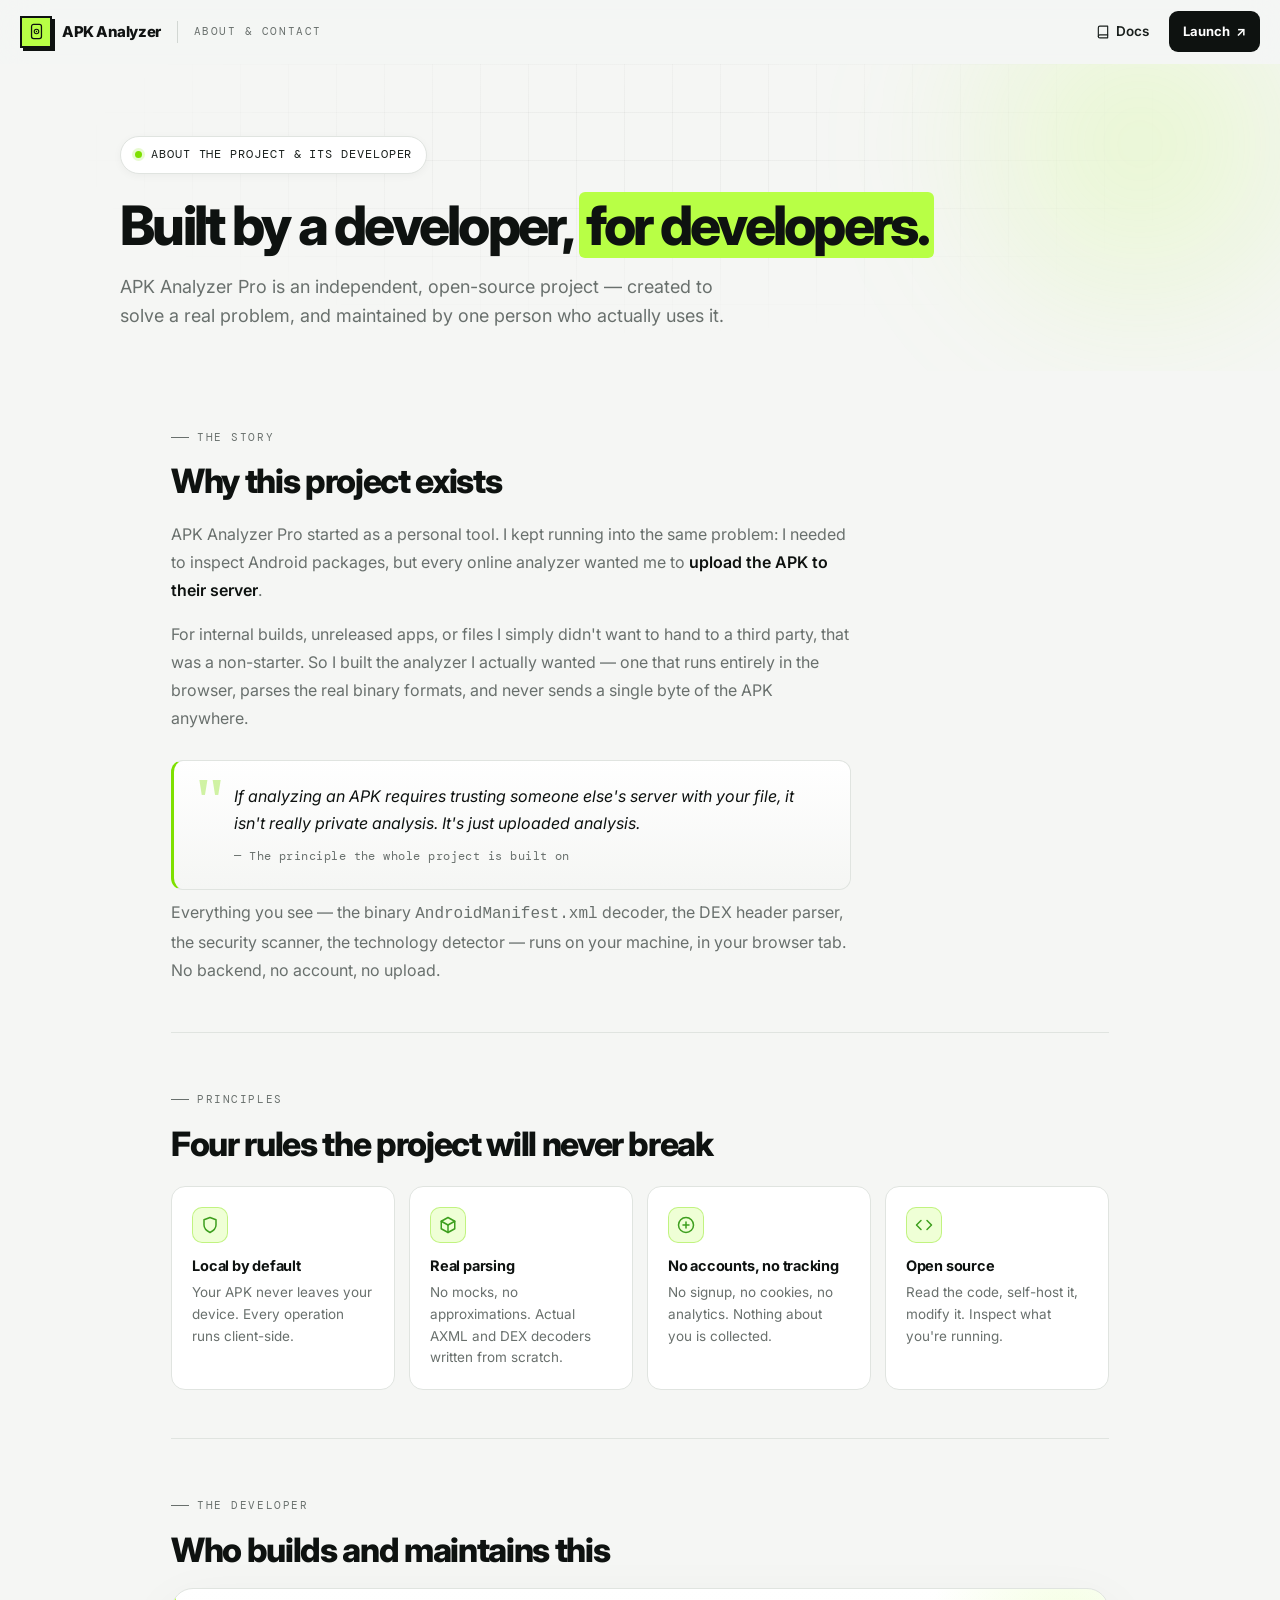
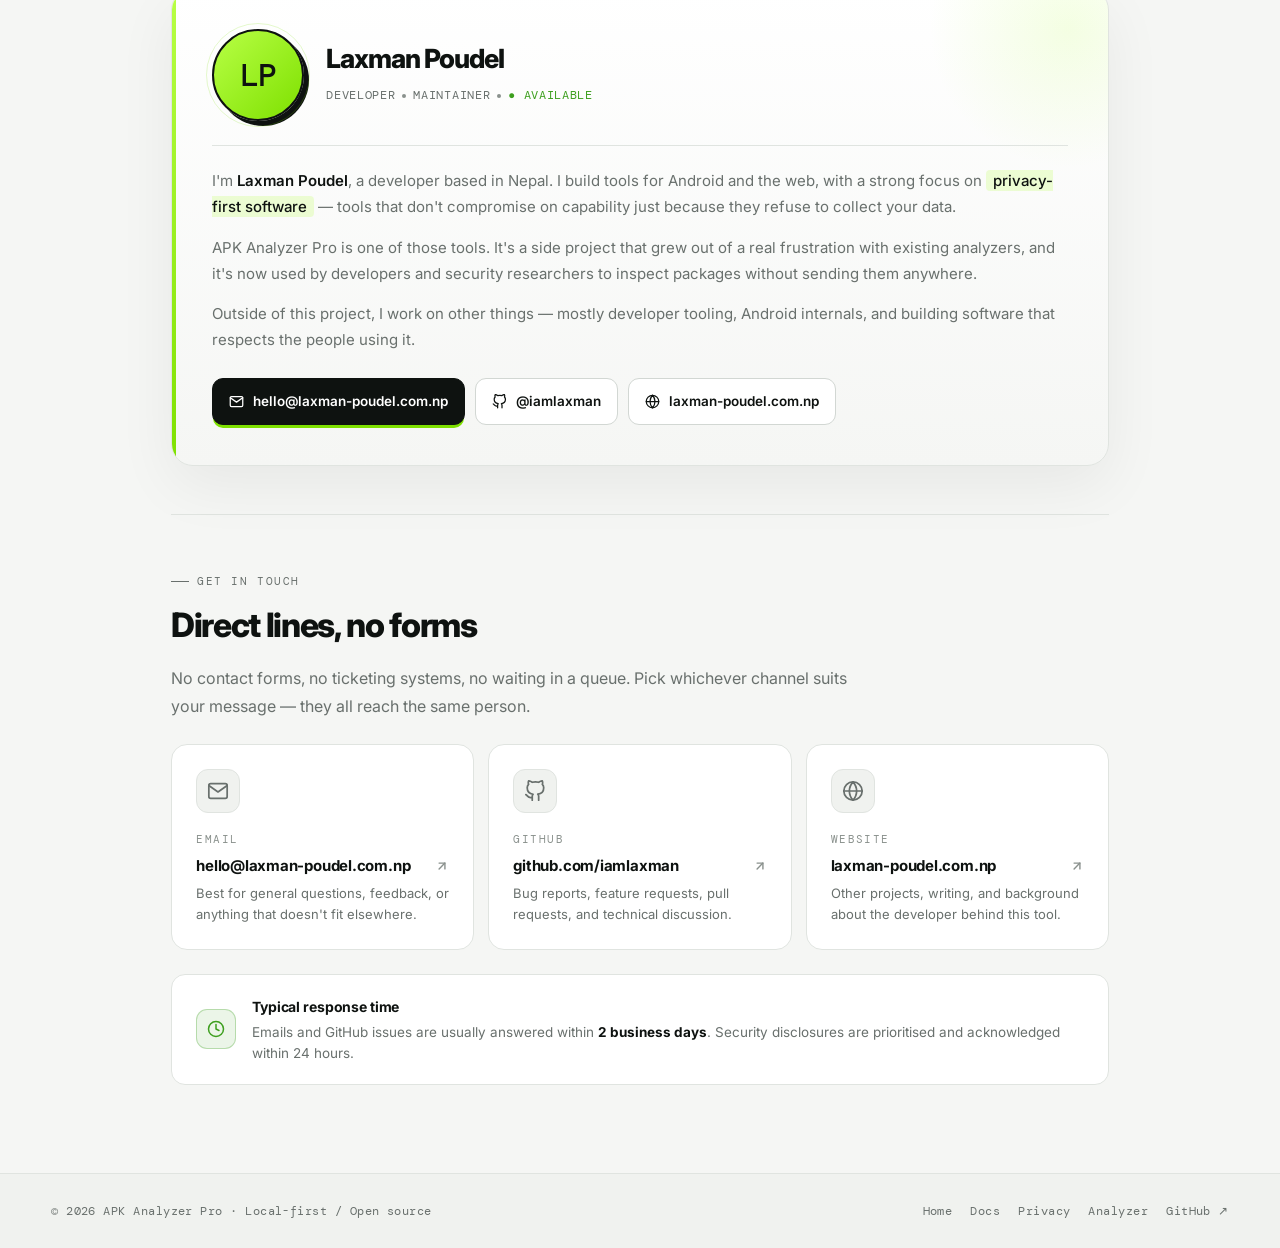
<file: contact.html>
<!DOCTYPE html>
<html lang="en">
<head>
<meta charset="UTF-8">
<meta name="viewport" content="width=device-width, initial-scale=1.0, viewport-fit=cover">
<meta name="theme-color" content="#f5f6f4">
<meta name="description" content="About APK Analyzer Pro and its developer, Laxman Poudel. Get in touch via email, GitHub or the developer's website.">
<title>About &amp; Contact — APK Analyzer Pro</title>
<link rel="icon" href="data:image/svg+xml,<svg xmlns='http://www.w3.org/2000/svg' viewBox='0 0 24 24' fill='none'><rect x='5' y='2' width='14' height='20' rx='3' stroke='%23101312' stroke-width='1.8'/><circle cx='12' cy='12' r='3.2' stroke='%23101312' stroke-width='1.5'/><circle cx='12' cy='12' r='.9' fill='%23101312'/></svg>">
<link rel="preconnect" href="https://fonts.googleapis.com">
<link rel="preconnect" href="https://fonts.gstatic.com" crossorigin>
<link href="https://fonts.googleapis.com/css2?family=DM+Mono:wght@400;500&family=Inter:wght@400;500;600;700;800&display=swap" rel="stylesheet">
<style>
/* ============================================================
   0. RESET + MOBILE TAP FIX
   ============================================================ */
*,*::before,*::after{
  box-sizing:border-box;margin:0;padding:0;
  -webkit-tap-highlight-color:transparent;
  -webkit-tap-highlight-color:rgba(0,0,0,0);
}
html{
  scroll-behavior:smooth;
  scroll-padding-top:96px;
  -webkit-text-size-adjust:100%;
}
body{
  background:#f5f6f4;
  color:#101312;
  font-family:'Inter',system-ui,-apple-system,sans-serif;
  font-size:16px;
  line-height:1.7;
  -webkit-font-smoothing:antialiased;
  -moz-osx-font-smoothing:grayscale;
  overflow-x:clip;
  min-height:100vh;
}
a{color:inherit;text-decoration:none}
button{font:inherit;border:none;background:none;color:inherit;cursor:pointer;font-family:inherit}
input{font:inherit;font-family:inherit}
ul,ol{list-style:none}
svg{display:block;flex-shrink:0}
img{max-width:100%;display:block}
::selection{background:#b8ff45;color:#101312}

::-webkit-scrollbar{width:10px;height:10px}
::-webkit-scrollbar-track{background:transparent}
::-webkit-scrollbar-thumb{background:#d2d7d3;border-radius:8px;border:2px solid #f5f6f4}
::-webkit-scrollbar-thumb:hover{background:#b8bfb9}

button:focus-visible,a:focus-visible,input:focus-visible{
  outline:2px solid #7ee000;
  outline-offset:2px;
  border-radius:6px;
}

/* ============================================================
   1. TOKENS
   ============================================================ */
:root{
  --bg:#f5f6f4;
  --bg-2:#f0f2ef;
  --paper:#fff;
  --ink:#0e1210;
  --ink-2:#1a201d;
  --muted:#69706d;
  --muted-2:#8a918d;
  --line:#e0e4e0;
  --line-2:#d2d7d3;
  --soft:#ecefeb;
  --accent:#b8ff45;
  --accent-2:#7ee000;
  --accent-dim:rgba(184,255,69,.22);
  --accent-line:rgba(126,224,0,.4);
  --danger:#ff665c;
  --warn:#f0a020;
  --info:#3d87e0;
  --info-dim:rgba(61,135,224,.09);
  --info-line:rgba(61,135,224,.28);
  --success:#3d9f1e;
  --success-dim:rgba(61,159,30,.1);
  --success-line:rgba(61,159,30,.3);
  --purple:#8b5cf6;
  --purple-dim:rgba(139,92,246,.1);
  --purple-line:rgba(139,92,246,.28);

  --topbar-h:64px;
  --content-max:1040px;
  --ease:cubic-bezier(.22,1,.36,1);
  --ease-back:cubic-bezier(.34,1.56,.64,1);

  --safe-t:env(safe-area-inset-top,0px);
  --safe-b:env(safe-area-inset-bottom,0px);
  --safe-l:env(safe-area-inset-left,0px);
  --safe-r:env(safe-area-inset-right,0px);
}

/* ============================================================
   2. TOPBAR
   ============================================================ */
.topbar{
  position:sticky;
  top:0;
  z-index:100;
  height:var(--topbar-h);
  display:flex;
  align-items:center;
  gap:14px;
  padding:0 20px;
  padding-left:calc(20px + var(--safe-l));
  padding-right:calc(20px + var(--safe-r));
  background:rgba(245,246,244,.82);
  backdrop-filter:blur(20px) saturate(180%);
  -webkit-backdrop-filter:blur(20px) saturate(180%);
  border-bottom:1px solid transparent;
  transition:border-color .3s var(--ease),background .3s var(--ease);
}
.topbar.scrolled{
  border-bottom-color:var(--line);
  background:rgba(245,246,244,.92);
}

.brand{
  display:flex;align-items:center;gap:10px;
  font-weight:800;font-size:15px;letter-spacing:-.03em;
  flex-shrink:0;padding:4px;margin:-4px;border-radius:8px;
  transition:background .2s;
}
.brand:hover{background:var(--soft)}
.brand-mark{
  width:32px;height:32px;
  border:2px solid var(--ink);
  background:var(--accent);
  color:var(--ink);
  display:grid;place-items:center;
  box-shadow:3px 3px 0 var(--ink);
  flex-shrink:0;
  transition:transform .35s var(--ease-back);
}
.brand:hover .brand-mark{transform:rotate(-6deg)}
.brand-mark svg{width:17px;height:17px}
.brand-text{white-space:nowrap}

.brand-divider{
  width:1px;height:22px;
  background:var(--line-2);
  margin:0 2px;
  flex-shrink:0;
}
.page-label{
  font-family:'DM Mono',monospace;
  font-size:11px;
  color:var(--muted);
  letter-spacing:.14em;
  text-transform:uppercase;
  white-space:nowrap;
}

.topbar-spacer{flex:1;min-width:8px}

.topbar-actions{
  display:flex;align-items:center;gap:8px;
  flex-shrink:0;
}
.topbar-link{
  display:inline-flex;align-items:center;gap:6px;
  padding:8px 12px;
  border-radius:9px;
  font-size:13.5px;
  font-weight:600;
  color:var(--ink-2);
  transition:background .2s,color .2s;
  white-space:nowrap;
}
.topbar-link:hover{background:var(--soft);color:var(--ink)}
.topbar-link svg{width:14px;height:14px}
.topbar-cta{
  display:inline-flex;align-items:center;gap:6px;
  padding:9px 14px;
  background:var(--ink);
  color:#fff;
  border-radius:9px;
  font-size:13px;
  font-weight:700;
  transition:transform .25s var(--ease-back),box-shadow .25s;
  white-space:nowrap;
}
.topbar-cta:hover{
  transform:translateY(-2px);
  box-shadow:0 8px 20px rgba(14,18,16,.22);
}

/* ============================================================
   3. HERO
   ============================================================ */
.hero{
  position:relative;
  padding:72px clamp(24px,4vw,64px) 40px;
  overflow:hidden;
}
.hero-bg{
  position:absolute;
  inset:0;
  pointer-events:none;
  overflow:hidden;
}
.hero-bg::before{
  content:'';
  position:absolute;
  inset:0;
  background-image:
    linear-gradient(rgba(14,18,16,.035) 1px,transparent 1px),
    linear-gradient(90deg,rgba(14,18,16,.035) 1px,transparent 1px);
  background-size:48px 48px;
  -webkit-mask-image:radial-gradient(ellipse 60% 80% at 50% 30%,#000 20%,transparent 75%);
  mask-image:radial-gradient(ellipse 60% 80% at 50% 30%,#000 20%,transparent 75%);
}
.hero-bg::after{
  content:'';
  position:absolute;
  width:520px;height:520px;
  top:-180px;right:-120px;
  border-radius:50%;
  background:radial-gradient(circle,rgba(184,255,69,.22),transparent 65%);
  filter:blur(60px);
}
.hero-inner{
  position:relative;
  max-width:var(--content-max);
  margin:0 auto;
  z-index:1;
}
.kicker{
  display:inline-flex;
  align-items:center;
  gap:9px;
  padding:8px 14px;
  background:var(--paper);
  border:1px solid var(--line);
  border-radius:999px;
  font-family:'DM Mono',monospace;
  font-size:11.5px;
  color:var(--ink-2);
  letter-spacing:.08em;
  text-transform:uppercase;
  margin-bottom:24px;
  box-shadow:0 2px 8px rgba(14,18,16,.04);
}
.kicker .dot{
  width:7px;height:7px;
  border-radius:50%;
  background:var(--accent-2);
  box-shadow:0 0 0 3px rgba(126,224,0,.18);
  animation:ping 2s ease-out infinite;
}
@keyframes ping{
  0%{box-shadow:0 0 0 3px rgba(126,224,0,.35)}
  100%{box-shadow:0 0 0 12px rgba(126,224,0,0)}
}
.hero h1{
  font-size:clamp(2.1rem,5.2vw,3.4rem);
  font-weight:800;
  letter-spacing:-.05em;
  line-height:1.02;
  color:var(--ink);
  margin-bottom:20px;
  max-width:820px;
}
.hero h1 .accent{
  background:var(--accent);
  padding:0 .12em;
  border-radius:6px;
}
.hero p{
  color:var(--muted);
  font-size:clamp(15.5px,1.5vw,18px);
  line-height:1.6;
  max-width:640px;
  margin:0;
}

/* ============================================================
   4. CONTENT CONTAINER
   ============================================================ */
.container{
  max-width:var(--content-max);
  margin:0 auto;
  padding:0 clamp(24px,4vw,64px);
}

.section{
  padding:48px 0;
  border-top:1px solid var(--line);
}
.section:first-of-type{border-top:0}

.section-label{
  display:inline-flex;
  align-items:center;
  gap:8px;
  font-family:'DM Mono',monospace;
  font-size:11px;
  color:var(--muted);
  text-transform:uppercase;
  letter-spacing:.14em;
  margin-bottom:16px;
}
.section-label::before{
  content:'';
  width:18px;height:1px;
  background:var(--muted);
}

.section h2{
  font-size:clamp(1.55rem,3.2vw,2.1rem);
  font-weight:800;
  letter-spacing:-.04em;
  line-height:1.12;
  color:var(--ink);
  margin-bottom:20px;
  max-width:700px;
}

.section p{
  color:var(--muted);
  font-size:16px;
  line-height:1.75;
  margin-bottom:16px;
  max-width:680px;
}
.section p:last-child{margin-bottom:0}
.section p strong{color:var(--ink);font-weight:600}
.section p a{
  color:var(--info);
  font-weight:500;
  text-decoration:underline;
  text-decoration-color:var(--info-line);
  text-underline-offset:3px;
  transition:text-decoration-color .2s;
}
.section p a:hover{text-decoration-color:var(--info)}

/* Pull quote for the story */
.pullquote{
  position:relative;
  margin:28px 0 8px;
  padding:22px 26px 22px 60px;
  background:linear-gradient(180deg,var(--paper),var(--bg));
  border:1px solid var(--line);
  border-left:3px solid var(--accent-2);
  border-radius:12px;
  max-width:680px;
}
.pullquote::before{
  content:'"';
  position:absolute;
  left:18px;top:8px;
  font-family:Georgia,serif;
  font-size:64px;
  line-height:1;
  color:var(--accent-2);
  opacity:.35;
  font-weight:700;
}
.pullquote p{
  font-size:16px !important;
  line-height:1.7 !important;
  color:var(--ink) !important;
  font-style:italic;
  margin:0 !important;
  max-width:none;
}
.pullquote cite{
  display:block;
  margin-top:10px;
  font-family:'DM Mono',monospace;
  font-size:11.5px;
  color:var(--muted);
  font-style:normal;
  letter-spacing:.04em;
}

/* ============================================================
   5. PRINCIPLES GRID
   ============================================================ */
.principles{
  display:grid;
  grid-template-columns:repeat(auto-fit,minmax(220px,1fr));
  gap:14px;
  margin-top:24px;
}
.principle{
  background:var(--paper);
  border:1px solid var(--line);
  border-radius:14px;
  padding:20px;
  transition:border-color .25s,transform .25s var(--ease-back);
  min-width:0;
}
.principle:hover{
  border-color:var(--line-2);
  transform:translateY(-2px);
}
.principle-icon{
  width:36px;height:36px;
  display:grid;place-items:center;
  border-radius:10px;
  background:var(--accent-dim);
  border:1px solid var(--accent-line);
  color:var(--success);
  margin-bottom:14px;
}
.principle-icon svg{width:18px;height:18px}
.principle h3{
  font-size:14.5px;
  font-weight:700;
  letter-spacing:-.015em;
  color:var(--ink);
  margin-bottom:6px;
  line-height:1.3;
}
.principle p{
  font-size:13.5px !important;
  line-height:1.6 !important;
  color:var(--muted) !important;
  margin:0 !important;
  max-width:none;
}

/* ============================================================
   6. DEVELOPER CARD
   ============================================================ */
.dev-card{
  position:relative;
  background:linear-gradient(180deg,var(--paper),var(--bg));
  border:1px solid var(--line);
  border-radius:22px;
  padding:clamp(24px,4vw,40px);
  overflow:hidden;
  box-shadow:0 20px 60px rgba(14,18,16,.06);
}
.dev-card::before{
  content:'';
  position:absolute;
  top:-100px;right:-100px;
  width:280px;height:280px;
  border-radius:50%;
  background:radial-gradient(circle,rgba(184,255,69,.15),transparent 70%);
  pointer-events:none;
}
.dev-card::after{
  content:'';
  position:absolute;
  left:0;top:0;
  width:4px;height:100%;
  background:linear-gradient(180deg,var(--accent),var(--accent-2));
}

.dev-header{
  display:flex;
  gap:22px;
  align-items:center;
  margin-bottom:24px;
  position:relative;
  z-index:1;
  flex-wrap:wrap;
}

.dev-avatar{
  width:92px;height:92px;
  flex-shrink:0;
  border-radius:50%;
  background:linear-gradient(135deg,var(--accent),var(--accent-2));
  border:2px solid var(--ink);
  box-shadow:5px 5px 0 var(--ink);
  display:grid;
  place-items:center;
  font-family:'DM Mono',monospace;
  font-size:32px;
  font-weight:500;
  color:var(--ink);
  letter-spacing:-.03em;
  position:relative;
  transition:transform .4s var(--ease-back);
}
.dev-avatar::after{
  content:'';
  position:absolute;
  inset:-8px;
  border-radius:50%;
  border:1.5px solid var(--accent-line);
  opacity:.5;
  animation:avatarRing 3s ease-in-out infinite;
}
@keyframes avatarRing{
  0%,100%{transform:scale(1);opacity:.5}
  50%{transform:scale(1.06);opacity:.15}
}
.dev-card:hover .dev-avatar{transform:rotate(-4deg) scale(1.03)}

.dev-meta{
  flex:1;
  min-width:0;
}
.dev-meta h3{
  font-size:clamp(1.35rem,2.6vw,1.65rem);
  font-weight:800;
  letter-spacing:-.04em;
  color:var(--ink);
  line-height:1.15;
  margin-bottom:6px;
}
.dev-role{
  display:inline-flex;
  align-items:center;
  gap:7px;
  font-family:'DM Mono',monospace;
  font-size:11.5px;
  color:var(--muted);
  letter-spacing:.06em;
  text-transform:uppercase;
}
.dev-role .sep{
  width:4px;height:4px;
  border-radius:50%;
  background:var(--muted-2);
}
.dev-role .status{
  color:var(--success);
}

.dev-bio{
  position:relative;
  z-index:1;
  padding-top:22px;
  border-top:1px solid var(--line);
  margin-bottom:24px;
}
.dev-bio p{
  color:var(--muted);
  font-size:15px;
  line-height:1.75;
  margin-bottom:14px;
  max-width:none;
}
.dev-bio p:last-child{margin-bottom:0}
.dev-bio p strong{color:var(--ink);font-weight:600}
.dev-bio p em{
  font-style:normal;
  background:var(--accent-dim);
  padding:1px 7px;
  border-radius:4px;
  color:var(--ink);
  font-weight:500;
}

.dev-links{
  position:relative;
  z-index:1;
  display:flex;
  gap:10px;
  flex-wrap:wrap;
}
.dev-link{
  display:inline-flex;
  align-items:center;
  gap:9px;
  padding:11px 16px;
  background:var(--paper);
  border:1px solid var(--line-2);
  border-radius:11px;
  font-size:13.5px;
  font-weight:600;
  color:var(--ink);
  transition:transform .25s var(--ease-back),border-color .2s,box-shadow .25s,background .2s;
  white-space:nowrap;
}
.dev-link:hover{
  transform:translateY(-2px);
  border-color:var(--ink);
  box-shadow:0 8px 24px rgba(14,18,16,.1);
}
.dev-link.primary{
  background:var(--ink);
  border-color:var(--ink);
  color:#fff;
  box-shadow:0 4px 0 -1px var(--accent-2);
}
.dev-link.primary:hover{
  box-shadow:0 6px 0 -1px var(--accent-2),0 10px 30px rgba(126,224,0,.2);
}
.dev-link svg{width:15px;height:15px;flex-shrink:0}

/* ============================================================
   7. CONTACT CARDS GRID
   ============================================================ */
.contact-grid{
  display:grid;
  grid-template-columns:repeat(auto-fit,minmax(240px,1fr));
  gap:14px;
  margin-top:24px;
}
.contact-tile{
  position:relative;
  display:block;
  background:var(--paper);
  border:1px solid var(--line);
  border-radius:16px;
  padding:24px;
  transition:border-color .25s,transform .3s var(--ease-back),box-shadow .25s;
  overflow:hidden;
  min-width:0;
  cursor:pointer;
}
.contact-tile::before{
  content:'';
  position:absolute;
  top:0;left:0;right:0;height:3px;
  background:var(--accent-2);
  transform:scaleX(0);
  transform-origin:left;
  transition:transform .4s var(--ease);
}
.contact-tile:hover{
  border-color:var(--line-2);
  transform:translateY(-3px);
  box-shadow:0 16px 40px rgba(14,18,16,.08);
}
.contact-tile:hover::before{transform:scaleX(1)}

.contact-tile .ct-icon{
  width:44px;height:44px;
  display:grid;place-items:center;
  border-radius:12px;
  background:var(--bg-2);
  border:1px solid var(--line);
  color:var(--muted);
  margin-bottom:18px;
  transition:background .3s,color .3s,border-color .3s,transform .3s var(--ease-back);
}
.contact-tile:hover .ct-icon{
  background:var(--accent-dim);
  border-color:var(--accent-line);
  color:var(--success);
  transform:rotate(-6deg) scale(1.05);
}
.contact-tile .ct-icon svg{width:22px;height:22px}

.contact-tile .ct-label{
  font-family:'DM Mono',monospace;
  font-size:10.5px;
  color:var(--muted-2);
  letter-spacing:.14em;
  text-transform:uppercase;
  margin-bottom:7px;
}
.contact-tile .ct-value{
  font-size:15px;
  font-weight:700;
  color:var(--ink);
  letter-spacing:-.015em;
  line-height:1.3;
  margin-bottom:8px;
  word-break:break-word;
  display:flex;
  align-items:center;
  gap:8px;
}
.contact-tile .ct-value .arrow{
  width:14px;height:14px;
  flex-shrink:0;
  color:var(--muted-2);
  transition:transform .25s var(--ease),color .2s;
  margin-left:auto;
}
.contact-tile:hover .ct-value .arrow{
  color:var(--accent-2);
  transform:translate(3px,-3px);
}
.contact-tile .ct-desc{
  font-size:13px;
  color:var(--muted);
  line-height:1.6;
}

/* ============================================================
   8. RESPONSE NOTE
   ============================================================ */
.response-note{
  display:flex;
  align-items:center;
  gap:16px;
  padding:20px 24px;
  background:var(--paper);
  border:1px solid var(--line);
  border-radius:14px;
  margin-top:24px;
}
.response-note .rn-icon{
  width:40px;height:40px;
  flex-shrink:0;
  border-radius:11px;
  background:var(--success-dim);
  border:1px solid var(--success-line);
  display:grid;
  place-items:center;
  color:var(--success);
}
.response-note .rn-icon svg{width:18px;height:18px}
.response-note .rn-body{
  flex:1;
  min-width:0;
}
.response-note .rn-title{
  font-size:14px;
  font-weight:700;
  color:var(--ink);
  margin-bottom:3px;
  letter-spacing:-.01em;
}
.response-note .rn-desc{
  font-size:13.5px;
  color:var(--muted);
  line-height:1.55;
}

/* ============================================================
   9. FOOTER
   ============================================================ */
footer{
  border-top:1px solid var(--line);
  padding:28px clamp(24px,4vw,64px);
  background:var(--bg-2);
  font-family:'DM Mono',monospace;
  font-size:11.5px;
  color:var(--muted);
  display:flex;
  justify-content:space-between;
  align-items:center;
  flex-wrap:wrap;
  gap:14px;
  letter-spacing:.04em;
  margin-top:40px;
}
footer a{transition:color .2s}
footer a:hover{color:var(--ink)}
.footer-links{display:flex;gap:18px;flex-wrap:wrap}

/* ============================================================
   10. RESPONSIVE
   ============================================================ */
@media (max-width:900px){
  .hero{padding:52px 20px 32px}
  .hero h1{font-size:clamp(1.9rem,5.5vw,2.5rem)}
  .container{padding:0 20px}
  .section{padding:40px 0}
  .dev-header{gap:18px}
  .dev-avatar{width:80px;height:80px;font-size:28px}
}

@media (max-width:640px){
  :root{--topbar-h:60px}
  .topbar{padding-left:calc(12px + var(--safe-l));padding-right:calc(12px + var(--safe-r));gap:10px}
  .brand-text{display:none}
  .page-label{display:none}
  .brand-divider{display:none}
  .topbar-link{padding:8px 10px;font-size:13px}
  .topbar-link span{display:none}
  .topbar-cta{padding:8px 12px;font-size:12.5px}

  .hero{padding:36px 16px 24px}
  .hero h1{font-size:1.85rem;letter-spacing:-.04em}
  .hero p{font-size:15px}

  .container{padding:0 16px}
  .section{padding:32px 0}
  .section h2{font-size:1.35rem}

  .principles{grid-template-columns:1fr;gap:12px}
  .principle{padding:18px}

  .dev-card{padding:24px 20px;border-radius:18px}
  .dev-header{gap:16px;margin-bottom:20px}
  .dev-avatar{width:72px;height:72px;font-size:24px;box-shadow:4px 4px 0 var(--ink)}
  .dev-meta h3{font-size:1.25rem}
  .dev-bio{padding-top:18px;margin-bottom:20px}
  .dev-bio p{font-size:14.5px}

  .dev-links{width:100%}
  .dev-link{flex:1;justify-content:center;min-width:0;padding:11px 14px;font-size:13px}

  .contact-grid{grid-template-columns:1fr;gap:12px}
  .contact-tile{padding:20px}

  .response-note{padding:16px 18px;gap:14px;flex-direction:column;align-items:flex-start}

  .pullquote{padding:20px 20px 20px 50px}
  .pullquote::before{left:14px;top:6px;font-size:52px}

  footer{padding:22px 18px;font-size:11px;flex-direction:column;align-items:flex-start;margin-top:32px}
}

@media (max-width:400px){
  .hero h1{font-size:1.6rem}
  .topbar-cta span{display:none}
  .topbar-cta{padding:8px 10px}
  .dev-card{padding:20px 18px}
  .dev-avatar{width:64px;height:64px;font-size:22px}
  .contact-tile{padding:18px}
}

@media (prefers-reduced-motion:reduce){
  *,*::before,*::after{
    animation-duration:.01ms !important;
    transition-duration:.01ms !important;
  }
}
</style>
</head>
<body>

<!-- ============ TOPBAR ============ -->
<header class="topbar" id="topbar">
  <a class="brand" href="index.html" title="Back to home">
    <span class="brand-mark">
      <svg viewBox="0 0 24 24" fill="none"><rect x="5" y="2" width="14" height="20" rx="3" stroke="currentColor" stroke-width="1.8"/><circle cx="12" cy="12" r="3.2" stroke="currentColor" stroke-width="1.5"/><circle cx="12" cy="12" r=".9" fill="currentColor"/></svg>
    </span>
    <span class="brand-text">APK Analyzer</span>
  </a>
  <span class="brand-divider"></span>
  <span class="page-label">About &amp; Contact</span>

  <div class="topbar-spacer"></div>

  <div class="topbar-actions">
    <a class="topbar-link" href="documentation.html">
      <svg viewBox="0 0 24 24" fill="none" stroke="currentColor" stroke-width="2" stroke-linecap="round" stroke-linejoin="round"><path d="M4 19.5A2.5 2.5 0 0 1 6.5 17H20"/><path d="M6.5 2H20v20H6.5A2.5 2.5 0 0 1 4 19.5v-15A2.5 2.5 0 0 1 6.5 2z"/></svg>
      <span>Docs</span>
    </a>
    <a class="topbar-cta" href="apk-analyzer.html">
      Launch <span>↗</span>
    </a>
  </div>
</header>

<!-- ============ HERO ============ -->
<section class="hero">
  <div class="hero-bg"></div>
  <div class="hero-inner">
    <div class="kicker">
      <span class="dot"></span>
      About the project &amp; its developer
    </div>
    <h1>Built by a developer, <span class="accent">for developers.</span></h1>
    <p>APK Analyzer Pro is an independent, open-source project — created to solve a real problem, and maintained by one person who actually uses it.</p>
  </div>
</section>

<!-- ============ CONTENT ============ -->
<div class="container">

  <!-- ==================== STORY ==================== -->
  <section class="section">
    <div class="section-label">The story</div>
    <h2>Why this project exists</h2>

    <p>APK Analyzer Pro started as a personal tool. I kept running into the same problem: I needed to inspect Android packages, but every online analyzer wanted me to <strong>upload the APK to their server</strong>.</p>

    <p>For internal builds, unreleased apps, or files I simply didn't want to hand to a third party, that was a non-starter. So I built the analyzer I actually wanted — one that runs entirely in the browser, parses the real binary formats, and never sends a single byte of the APK anywhere.</p>

    <div class="pullquote">
      <p>If analyzing an APK requires trusting someone else's server with your file, it isn't really private analysis. It's just uploaded analysis.</p>
      <cite>— The principle the whole project is built on</cite>
    </div>

    <p>Everything you see — the binary <code>AndroidManifest.xml</code> decoder, the DEX header parser, the security scanner, the technology detector — runs on your machine, in your browser tab. No backend, no account, no upload.</p>
  </section>

  <!-- ==================== PRINCIPLES ==================== -->
  <section class="section">
    <div class="section-label">Principles</div>
    <h2>Four rules the project will never break</h2>

    <div class="principles">
      <div class="principle">
        <div class="principle-icon">
          <svg viewBox="0 0 24 24" fill="none" stroke="currentColor" stroke-width="2" stroke-linecap="round" stroke-linejoin="round"><path d="M12 22s8-4 8-10V5l-8-3-8 3v7c0 6 8 10 8 10z"/></svg>
        </div>
        <h3>Local by default</h3>
        <p>Your APK never leaves your device. Every operation runs client-side.</p>
      </div>

      <div class="principle">
        <div class="principle-icon">
          <svg viewBox="0 0 24 24" fill="none" stroke="currentColor" stroke-width="2" stroke-linecap="round" stroke-linejoin="round"><path d="M12 2l9 5v10l-9 5-9-5V7z"/><path d="M12 22V12"/><path d="M3 7l9 5 9-5"/></svg>
        </div>
        <h3>Real parsing</h3>
        <p>No mocks, no approximations. Actual AXML and DEX decoders written from scratch.</p>
      </div>

      <div class="principle">
        <div class="principle-icon">
          <svg viewBox="0 0 24 24" fill="none" stroke="currentColor" stroke-width="2" stroke-linecap="round" stroke-linejoin="round"><circle cx="12" cy="12" r="10"/><path d="M12 8v8M8 12h8"/></svg>
        </div>
        <h3>No accounts, no tracking</h3>
        <p>No signup, no cookies, no analytics. Nothing about you is collected.</p>
      </div>

      <div class="principle">
        <div class="principle-icon">
          <svg viewBox="0 0 24 24" fill="none" stroke="currentColor" stroke-width="2" stroke-linecap="round" stroke-linejoin="round"><path d="M16 18l6-6-6-6"/><path d="M8 6l-6 6 6 6"/></svg>
        </div>
        <h3>Open source</h3>
        <p>Read the code, self-host it, modify it. Inspect what you're running.</p>
      </div>
    </div>
  </section>

  <!-- ==================== DEVELOPER ==================== -->
  <section class="section">
    <div class="section-label">The developer</div>
    <h2>Who builds and maintains this</h2>

    <div class="dev-card">
      <div class="dev-header">
        <div class="dev-avatar">LP</div>
        <div class="dev-meta">
          <h3>Laxman Poudel</h3>
          <div class="dev-role">
            <span>Developer</span>
            <span class="sep"></span>
            <span>Maintainer</span>
            <span class="sep"></span>
            <span class="status">● Available</span>
          </div>
        </div>
      </div>

      <div class="dev-bio">
        <p>I'm <strong>Laxman Poudel</strong>, a developer based in Nepal. I build tools for Android and the web, with a strong focus on <em>privacy-first software</em> — tools that don't compromise on capability just because they refuse to collect your data.</p>

        <p>APK Analyzer Pro is one of those tools. It's a side project that grew out of a real frustration with existing analyzers, and it's now used by developers and security researchers to inspect packages without sending them anywhere.</p>

        <p>Outside of this project, I work on other things — mostly developer tooling, Android internals, and building software that respects the people using it.</p>
      </div>

      <div class="dev-links">
        <a class="dev-link primary" href="mailto:hello@laxman-poudel.com.np">
          <svg viewBox="0 0 24 24" fill="none" stroke="currentColor" stroke-width="2" stroke-linecap="round" stroke-linejoin="round"><path d="M4 4h16c1.1 0 2 .9 2 2v12c0 1.1-.9 2-2 2H4c-1.1 0-2-.9-2-2V6c0-1.1.9-2 2-2z"/><path d="M22 6l-10 7L2 6"/></svg>
          hello@laxman-poudel.com.np
        </a>
        <a class="dev-link" href="https://github.com/iamlaxman" target="_blank" rel="noopener">
          <svg viewBox="0 0 24 24" fill="none" stroke="currentColor" stroke-width="2" stroke-linecap="round" stroke-linejoin="round"><path d="M9 19c-5 1.5-5-2.5-7-3m14 6v-3.87a3.37 3.37 0 0 0-.94-2.61c3.14-.35 6.44-1.54 6.44-7A5.44 5.44 0 0 0 20 4.77 5.07 5.07 0 0 0 19.91 1S18.73.65 16 2.48a13.38 13.38 0 0 0-7 0C6.27.65 5.09 1 5.09 1A5.07 5.07 0 0 0 5 4.77a5.44 5.44 0 0 0-1.5 3.78c0 5.42 3.3 6.61 6.44 7A3.37 3.37 0 0 0 9 18.13V22"/></svg>
          @iamlaxman
        </a>
        <a class="dev-link" href="https://laxman-poudel.com.np" target="_blank" rel="noopener">
          <svg viewBox="0 0 24 24" fill="none" stroke="currentColor" stroke-width="2" stroke-linecap="round" stroke-linejoin="round"><circle cx="12" cy="12" r="10"/><path d="M2 12h20M12 2a15.3 15.3 0 0 1 4 10 15.3 15.3 0 0 1-4 10 15.3 15.3 0 0 1-4-10 15.3 15.3 0 0 1 4-10z"/></svg>
          laxman-poudel.com.np
        </a>
      </div>
    </div>
  </section>

  <!-- ==================== CONTACT ==================== -->
  <section class="section">
    <div class="section-label">Get in touch</div>
    <h2>Direct lines, no forms</h2>
    <p>No contact forms, no ticketing systems, no waiting in a queue. Pick whichever channel suits your message — they all reach the same person.</p>

    <div class="contact-grid">
      <a class="contact-tile" href="mailto:hello@laxman-poudel.com.np">
        <div class="ct-icon">
          <svg viewBox="0 0 24 24" fill="none" stroke="currentColor" stroke-width="1.9" stroke-linecap="round" stroke-linejoin="round"><path d="M4 4h16c1.1 0 2 .9 2 2v12c0 1.1-.9 2-2 2H4c-1.1 0-2-.9-2-2V6c0-1.1.9-2 2-2z"/><path d="M22 6l-10 7L2 6"/></svg>
        </div>
        <div class="ct-label">Email</div>
        <div class="ct-value">
          hello@laxman-poudel.com.np
          <svg class="arrow" viewBox="0 0 24 24" fill="none" stroke="currentColor" stroke-width="2.4" stroke-linecap="round" stroke-linejoin="round"><path d="M7 17L17 7"/><path d="M7 7h10v10"/></svg>
        </div>
        <div class="ct-desc">Best for general questions, feedback, or anything that doesn't fit elsewhere.</div>
      </a>

      <a class="contact-tile" href="https://github.com/iamlaxman" target="_blank" rel="noopener">
        <div class="ct-icon">
          <svg viewBox="0 0 24 24" fill="none" stroke="currentColor" stroke-width="1.9" stroke-linecap="round" stroke-linejoin="round"><path d="M9 19c-5 1.5-5-2.5-7-3m14 6v-3.87a3.37 3.37 0 0 0-.94-2.61c3.14-.35 6.44-1.54 6.44-7A5.44 5.44 0 0 0 20 4.77 5.07 5.07 0 0 0 19.91 1S18.73.65 16 2.48a13.38 13.38 0 0 0-7 0C6.27.65 5.09 1 5.09 1A5.07 5.07 0 0 0 5 4.77a5.44 5.44 0 0 0-1.5 3.78c0 5.42 3.3 6.61 6.44 7A3.37 3.37 0 0 0 9 18.13V22"/></svg>
        </div>
        <div class="ct-label">GitHub</div>
        <div class="ct-value">
          github.com/iamlaxman
          <svg class="arrow" viewBox="0 0 24 24" fill="none" stroke="currentColor" stroke-width="2.4" stroke-linecap="round" stroke-linejoin="round"><path d="M7 17L17 7"/><path d="M7 7h10v10"/></svg>
        </div>
        <div class="ct-desc">Bug reports, feature requests, pull requests, and technical discussion.</div>
      </a>

      <a class="contact-tile" href="https://laxman-poudel.com.np" target="_blank" rel="noopener">
        <div class="ct-icon">
          <svg viewBox="0 0 24 24" fill="none" stroke="currentColor" stroke-width="1.9" stroke-linecap="round" stroke-linejoin="round"><circle cx="12" cy="12" r="10"/><path d="M2 12h20M12 2a15.3 15.3 0 0 1 4 10 15.3 15.3 0 0 1-4 10 15.3 15.3 0 0 1-4-10 15.3 15.3 0 0 1 4-10z"/></svg>
        </div>
        <div class="ct-label">Website</div>
        <div class="ct-value">
          laxman-poudel.com.np
          <svg class="arrow" viewBox="0 0 24 24" fill="none" stroke="currentColor" stroke-width="2.4" stroke-linecap="round" stroke-linejoin="round"><path d="M7 17L17 7"/><path d="M7 7h10v10"/></svg>
        </div>
        <div class="ct-desc">Other projects, writing, and background about the developer behind this tool.</div>
      </a>
    </div>

    <div class="response-note">
      <div class="rn-icon">
        <svg viewBox="0 0 24 24" fill="none" stroke="currentColor" stroke-width="2" stroke-linecap="round" stroke-linejoin="round"><circle cx="12" cy="12" r="10"/><path d="M12 6v6l4 2"/></svg>
      </div>
      <div class="rn-body">
        <div class="rn-title">Typical response time</div>
        <div class="rn-desc">Emails and GitHub issues are usually answered within <strong style="color:var(--ink)">2 business days</strong>. Security disclosures are prioritised and acknowledged within 24 hours.</div>
      </div>
    </div>
  </section>

</div>

<!-- ============ FOOTER ============ -->
<footer>
  <div>© 2026 APK Analyzer Pro · Local-first / Open source</div>
  <div class="footer-links">
    <a href="index.html">Home</a>
    <a href="documentation.html">Docs</a>
    <a href="privacy.html">Privacy</a>
    <a href="apk-analyzer.html">Analyzer</a>
    <a href="https://github.com/iamlaxman" target="_blank" rel="noopener">GitHub ↗</a>
  </div>
</footer>

<script>
(function(){
'use strict';
const topbar = document.getElementById('topbar');

/* Topbar scroll state */
let ticking = false;
function onScroll() {
  if (window.scrollY > 8) topbar.classList.add('scrolled');
  else topbar.classList.remove('scrolled');
  ticking = false;
}
window.addEventListener('scroll', () => {
  if (!ticking) {
    requestAnimationFrame(onScroll);
    ticking = true;
  }
}, { passive: true });
onScroll();

/* Reduced motion */
if (window.matchMedia('(prefers-reduced-motion: reduce)').matches) {
  document.documentElement.style.scrollBehavior = 'auto';
}
})();
</script>
</body>
</html>
</file>
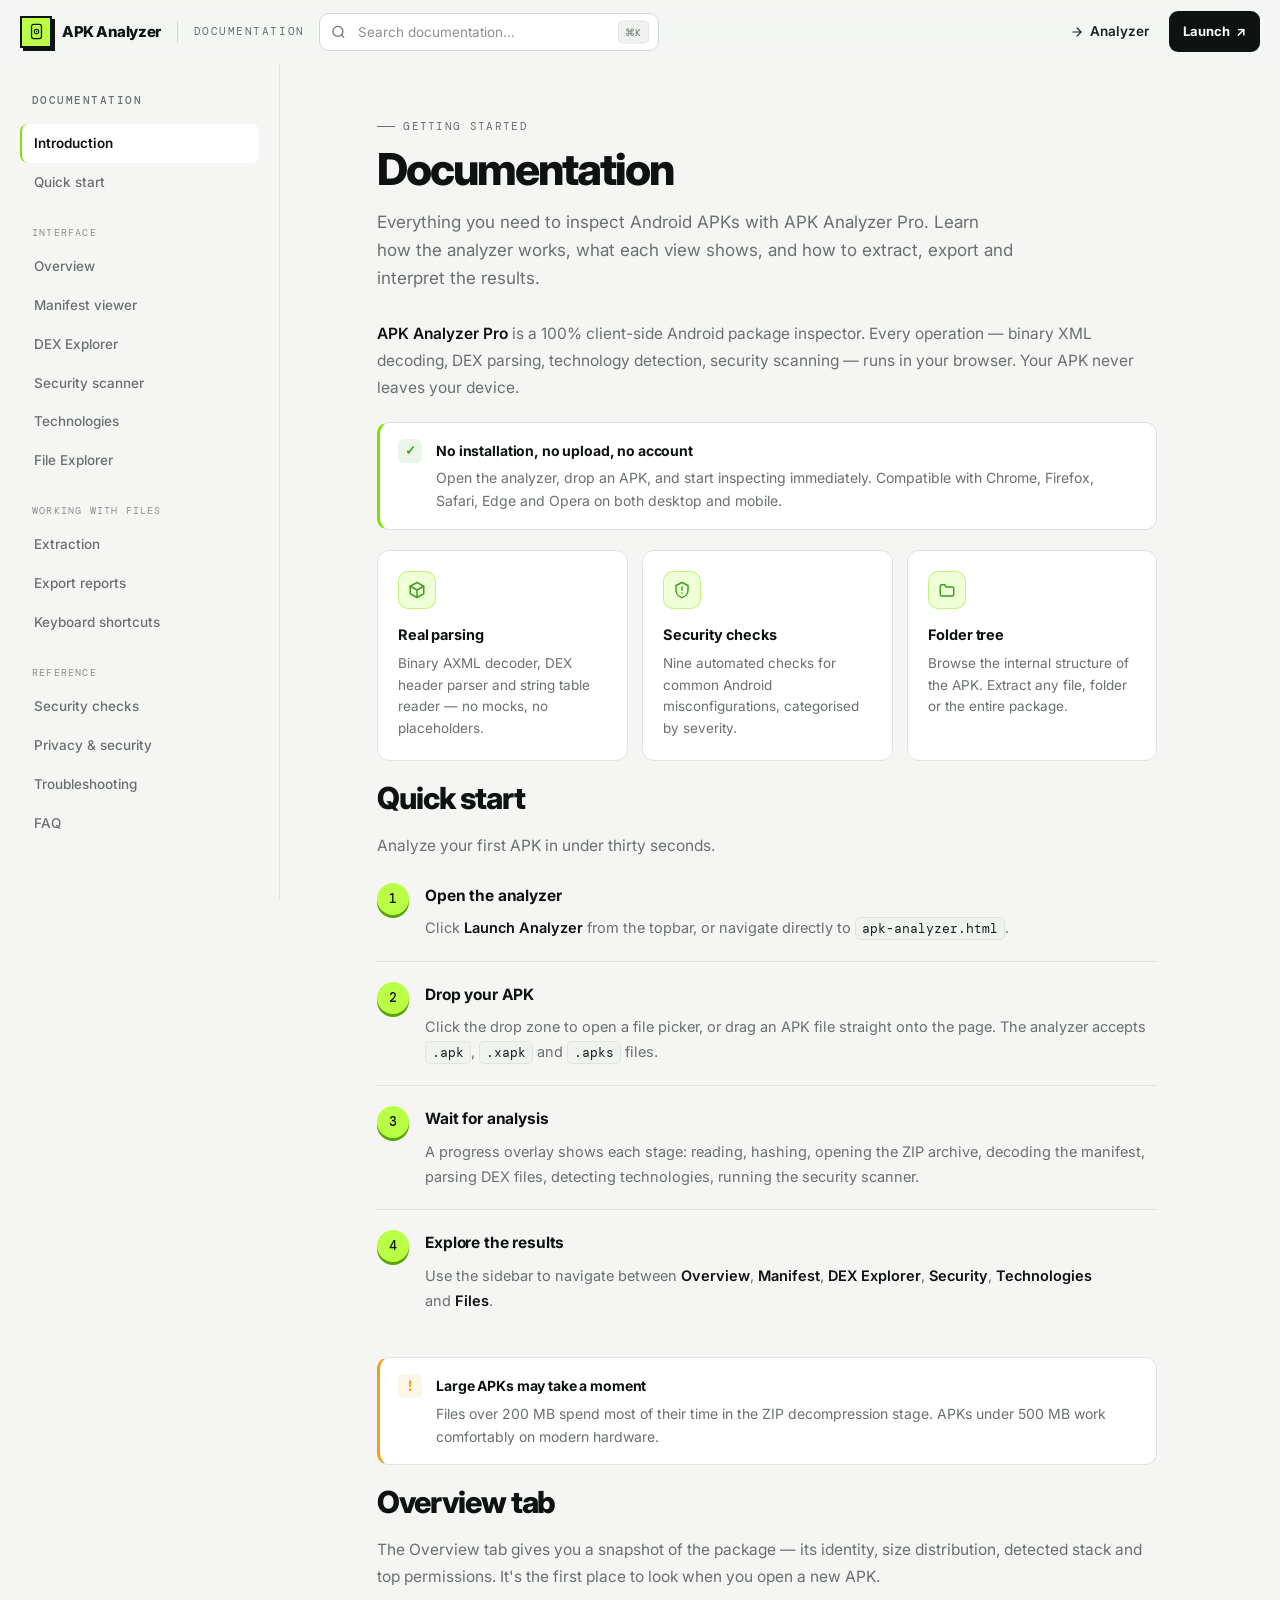
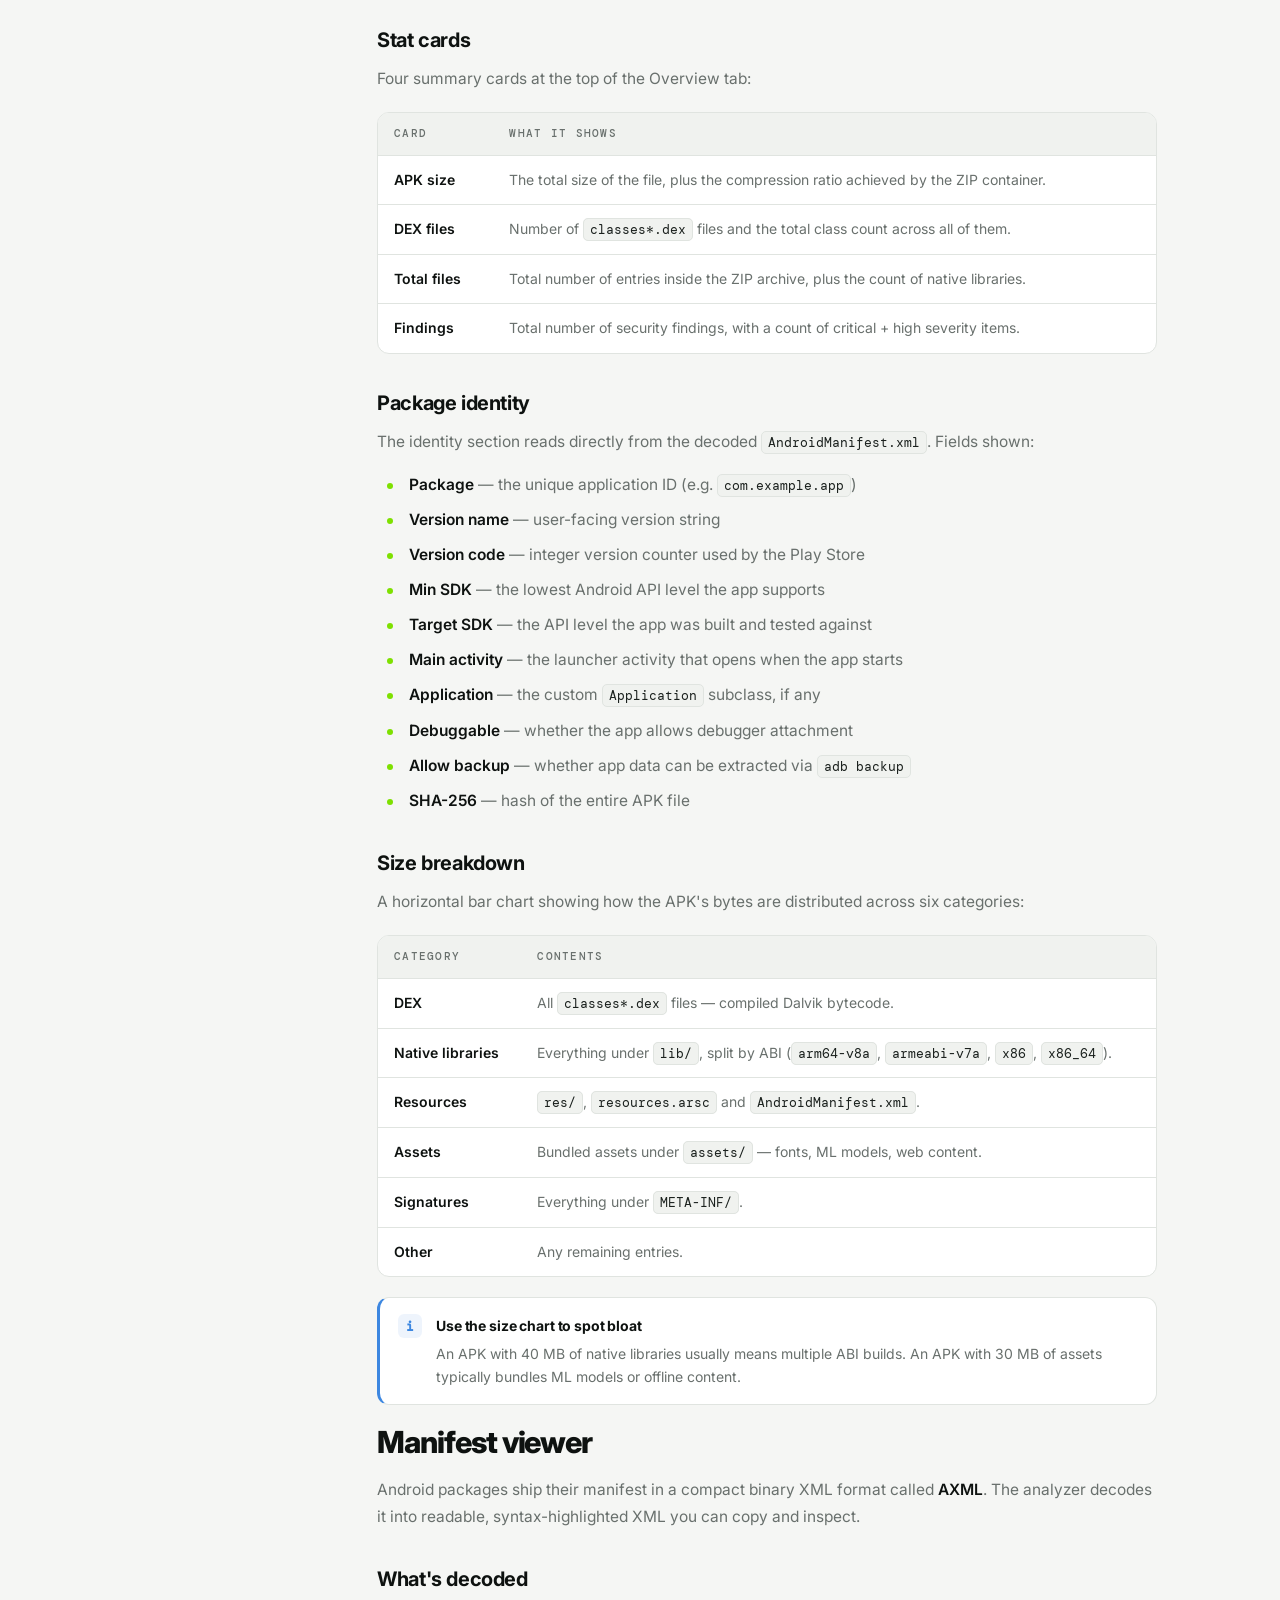
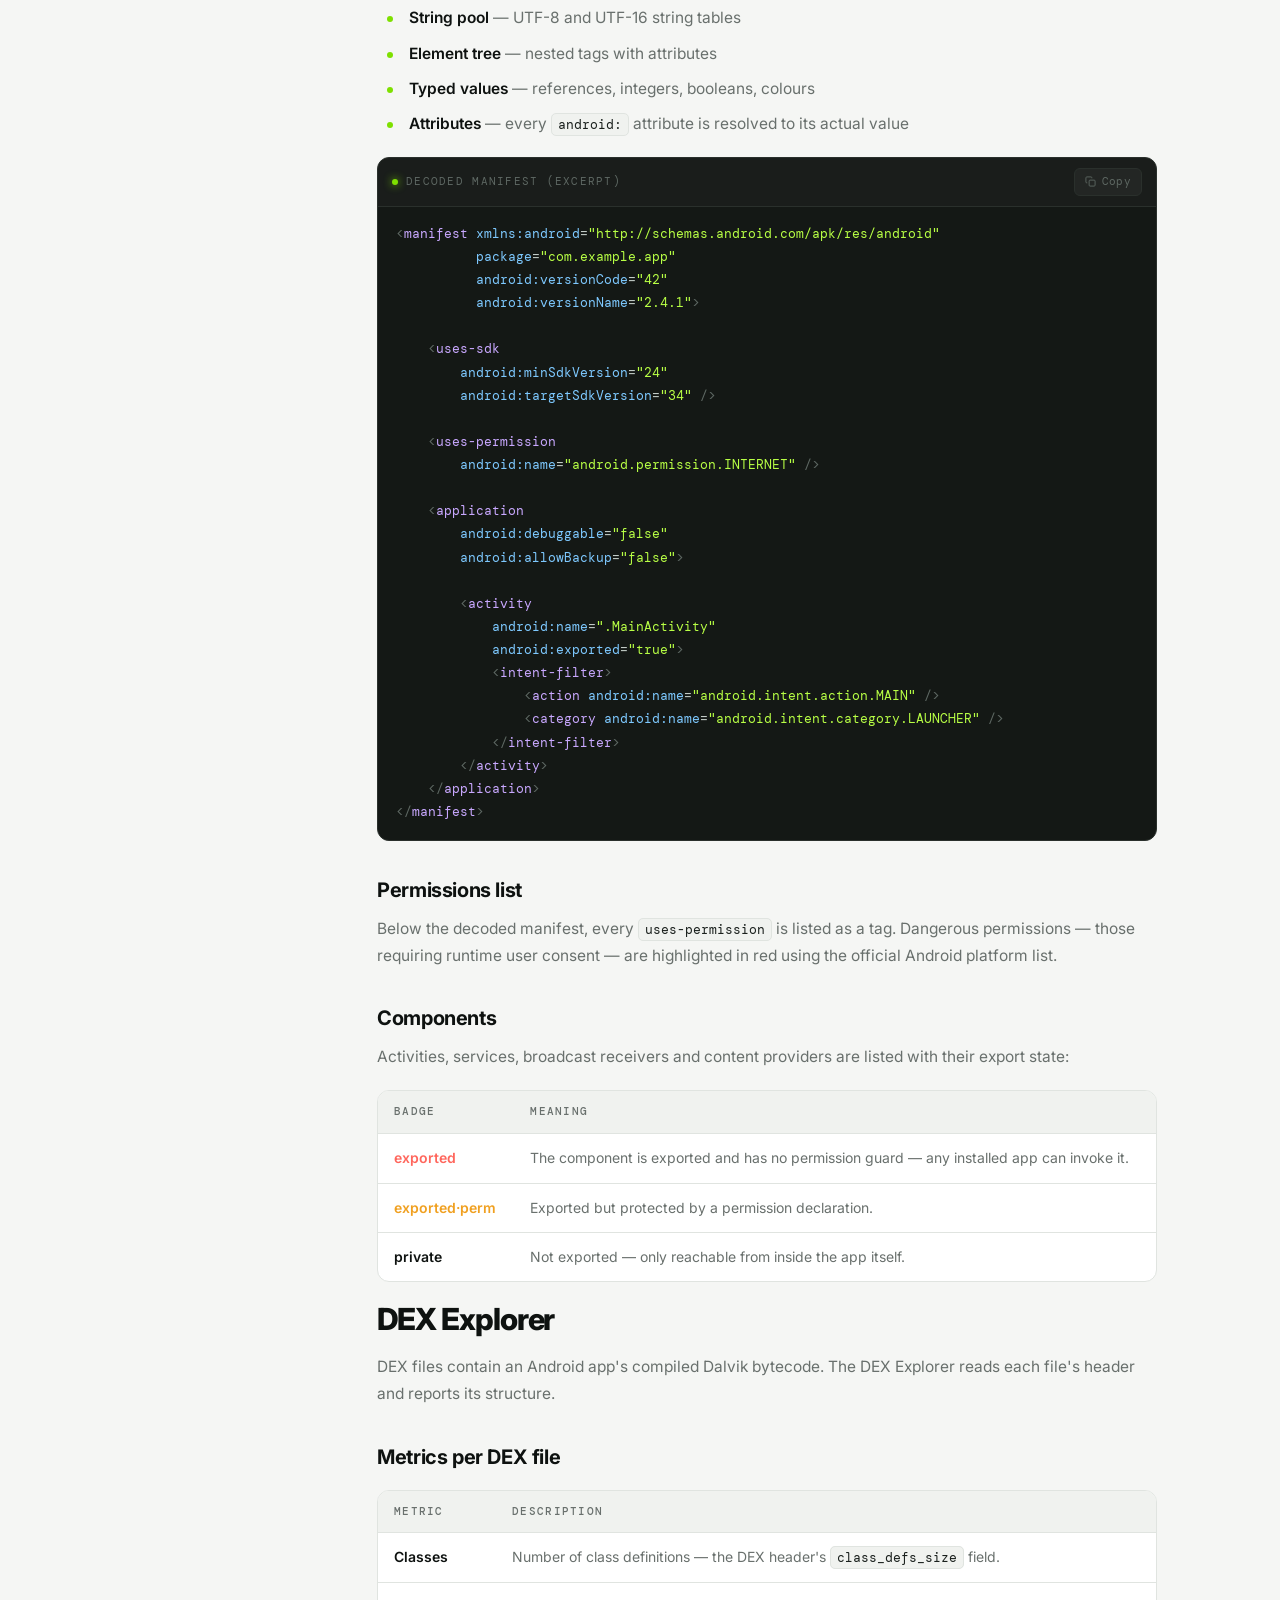
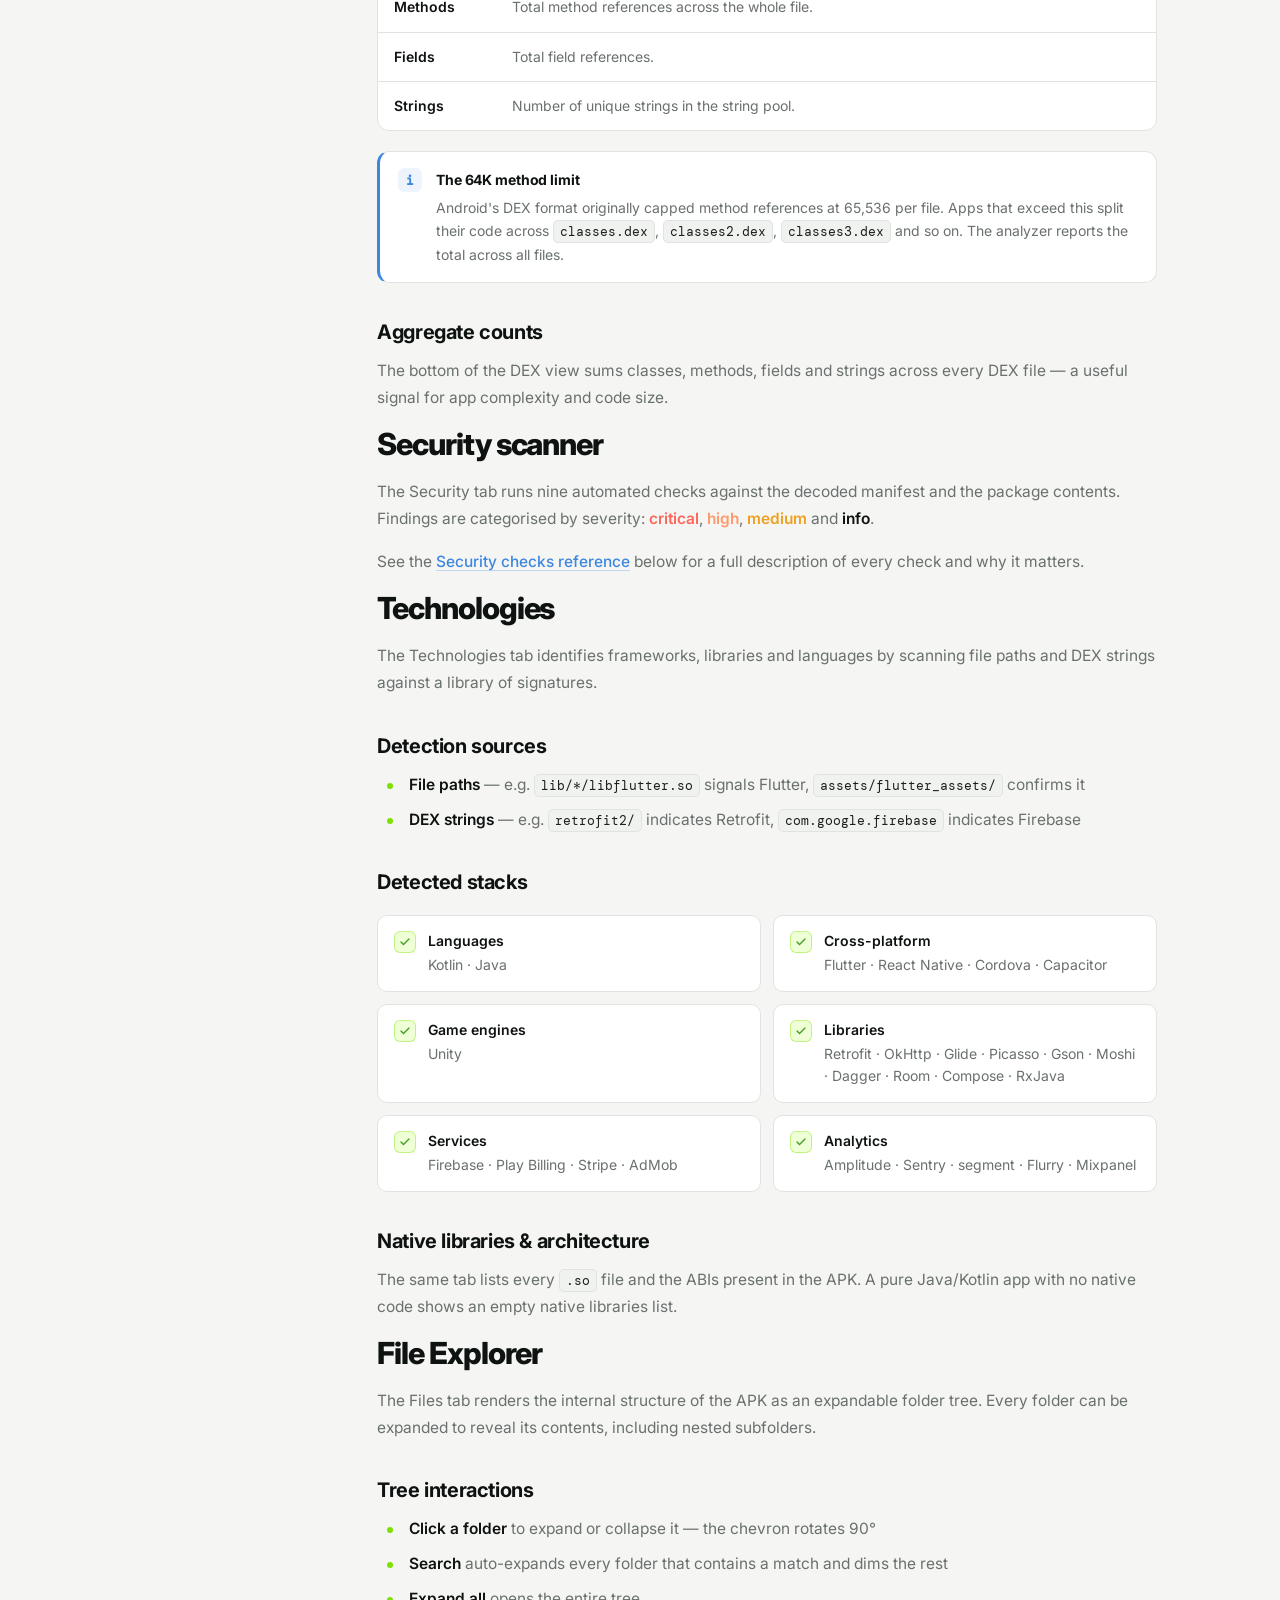
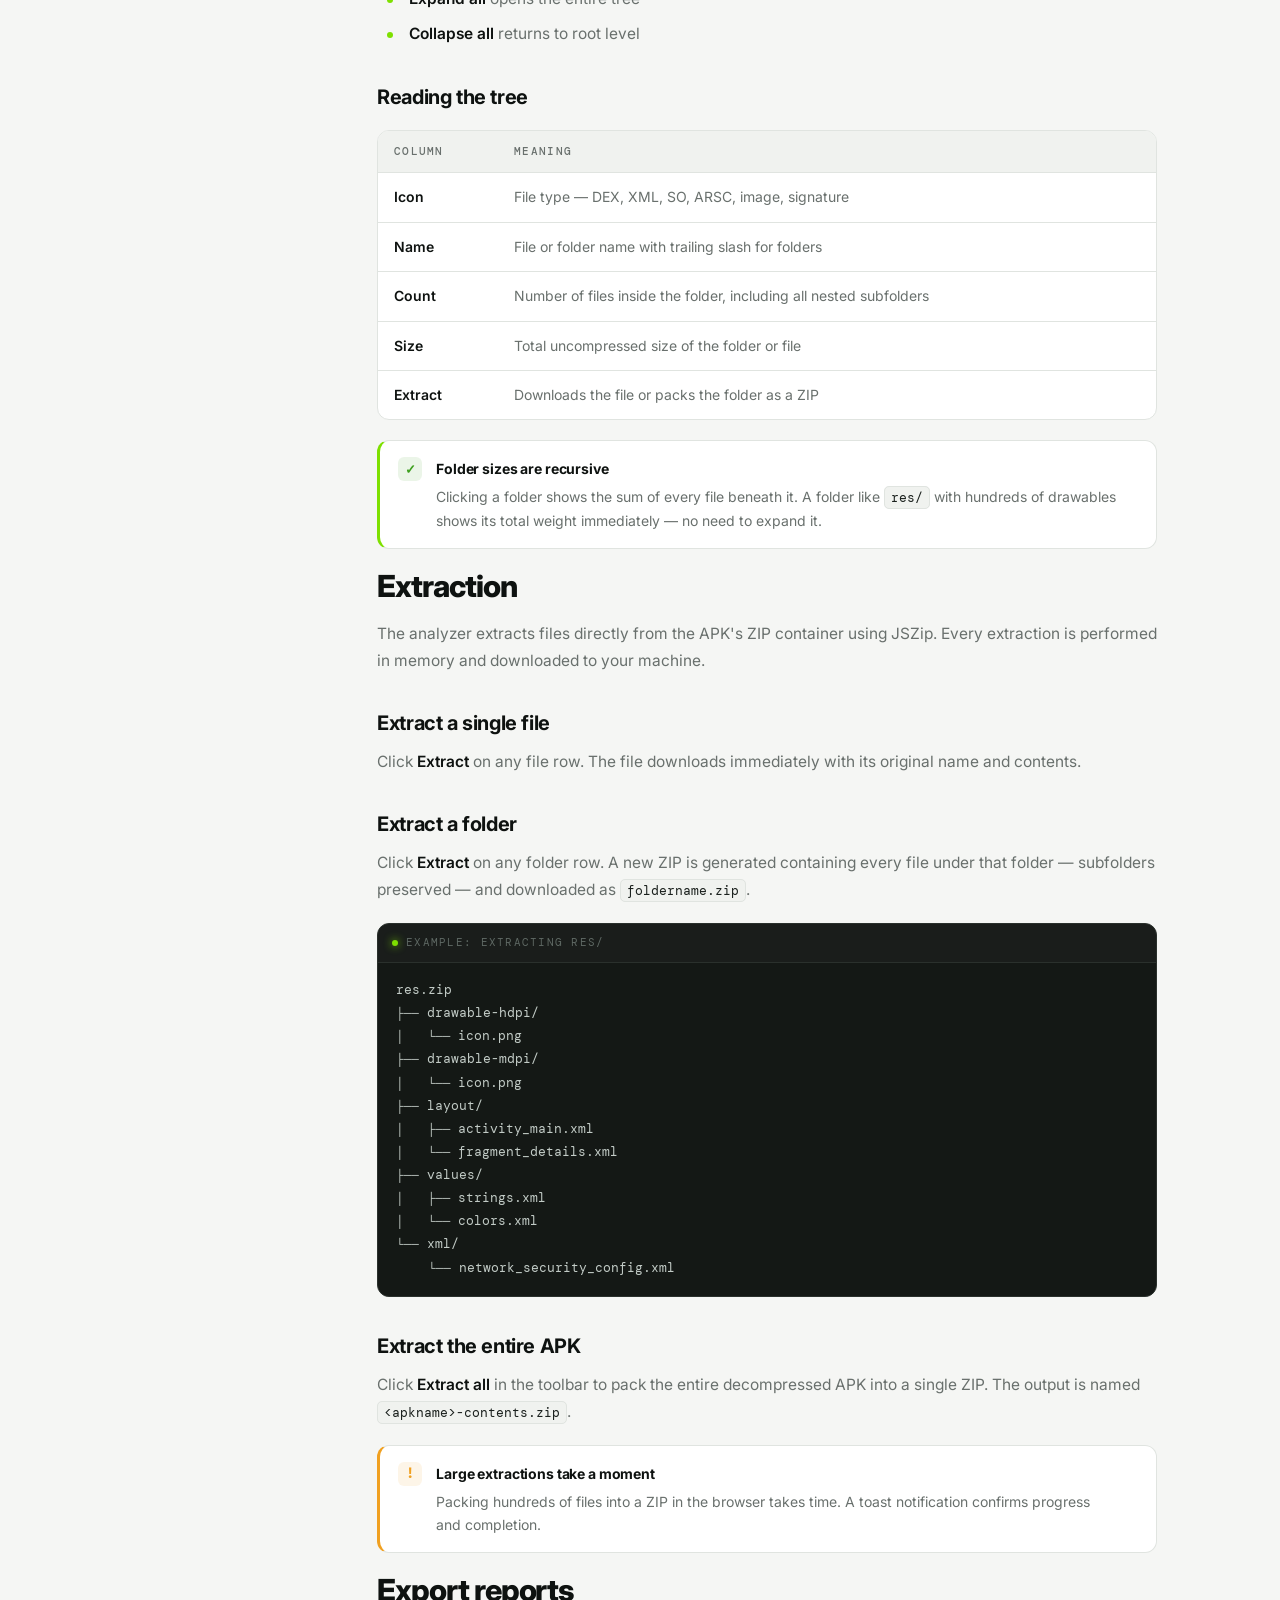
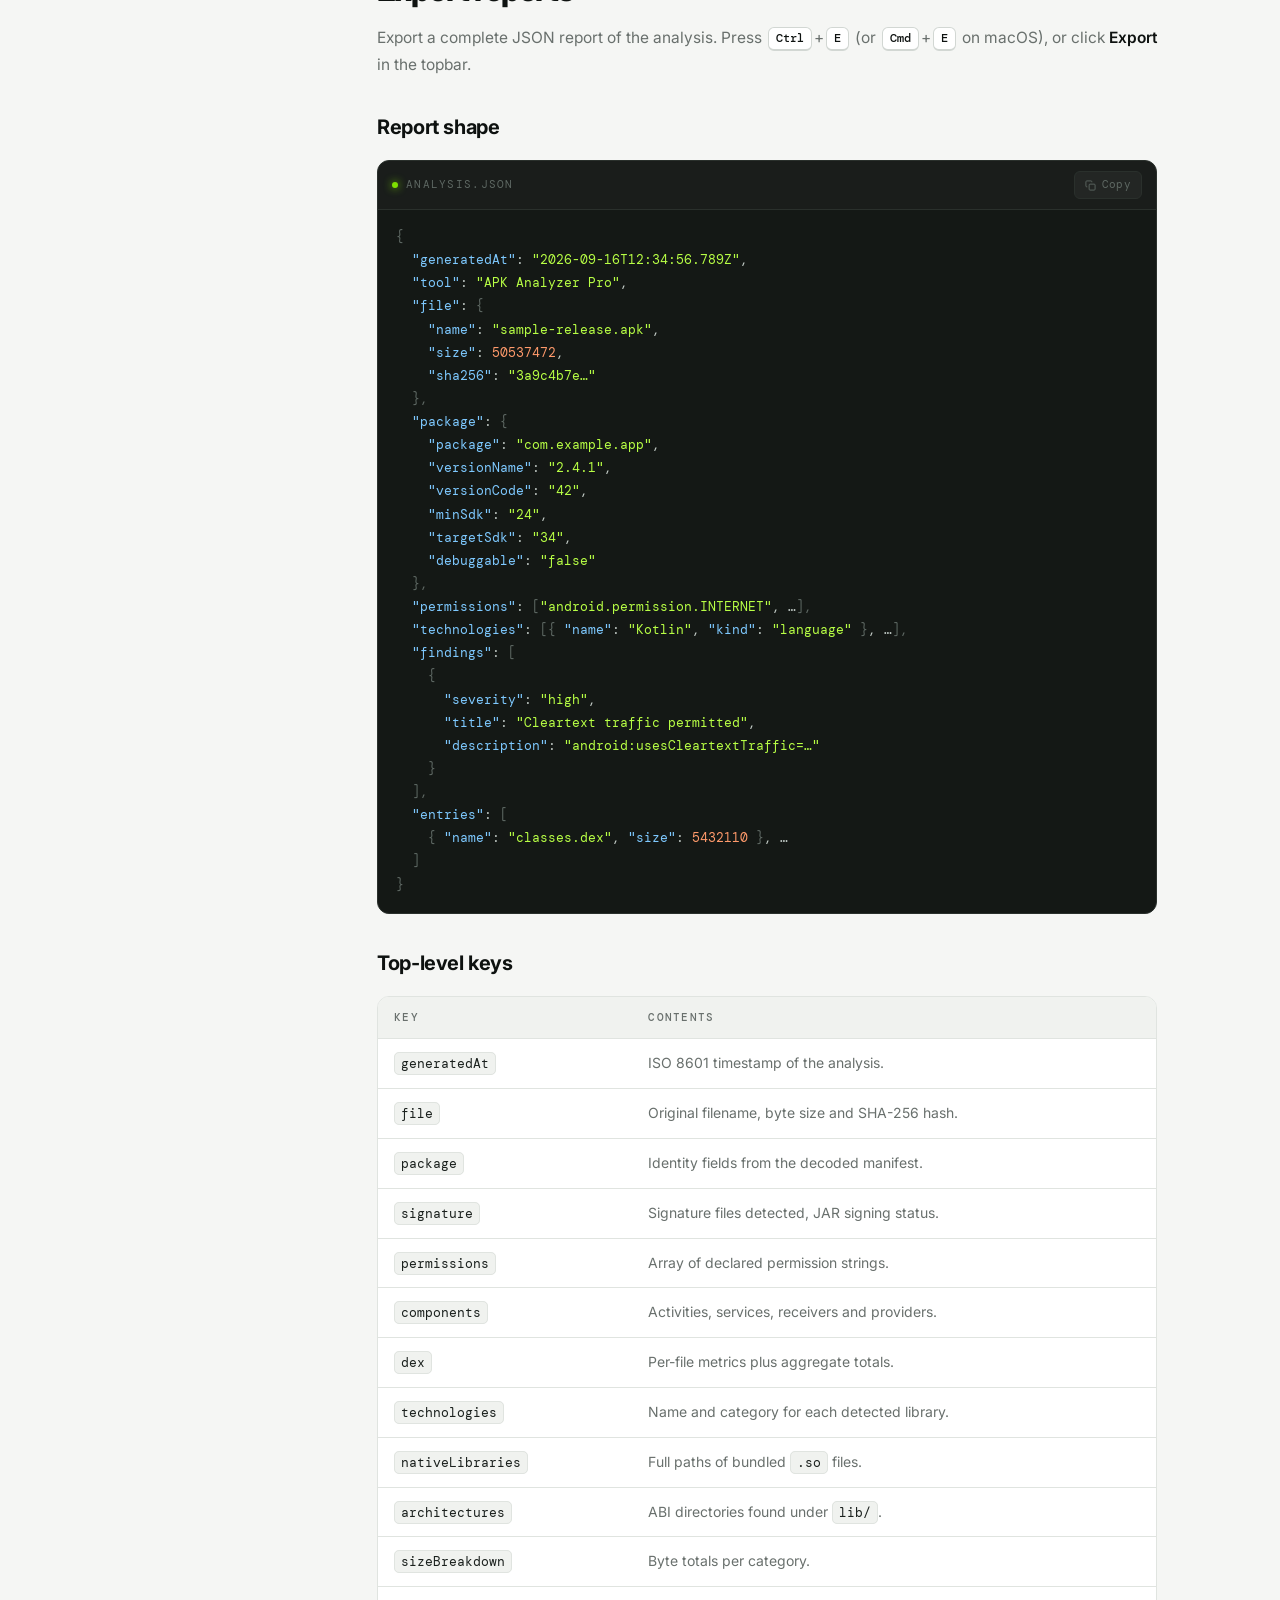
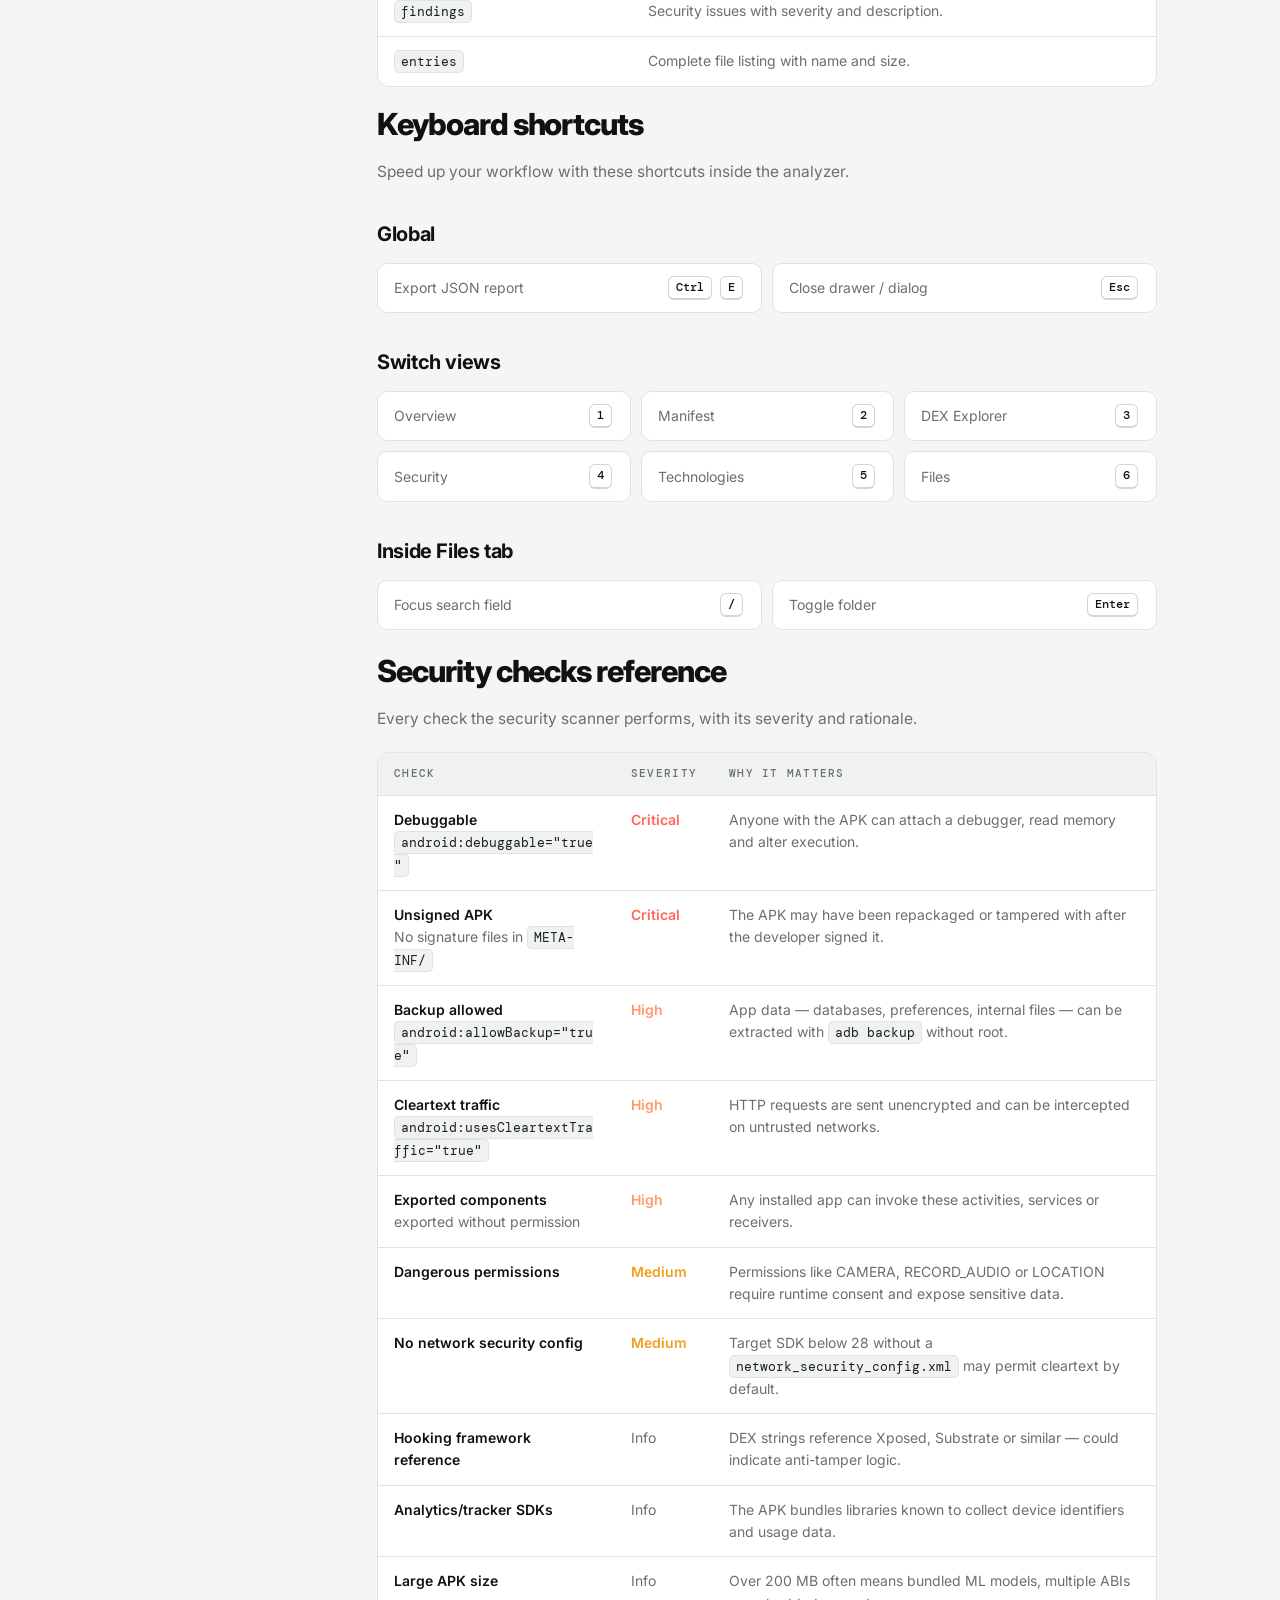
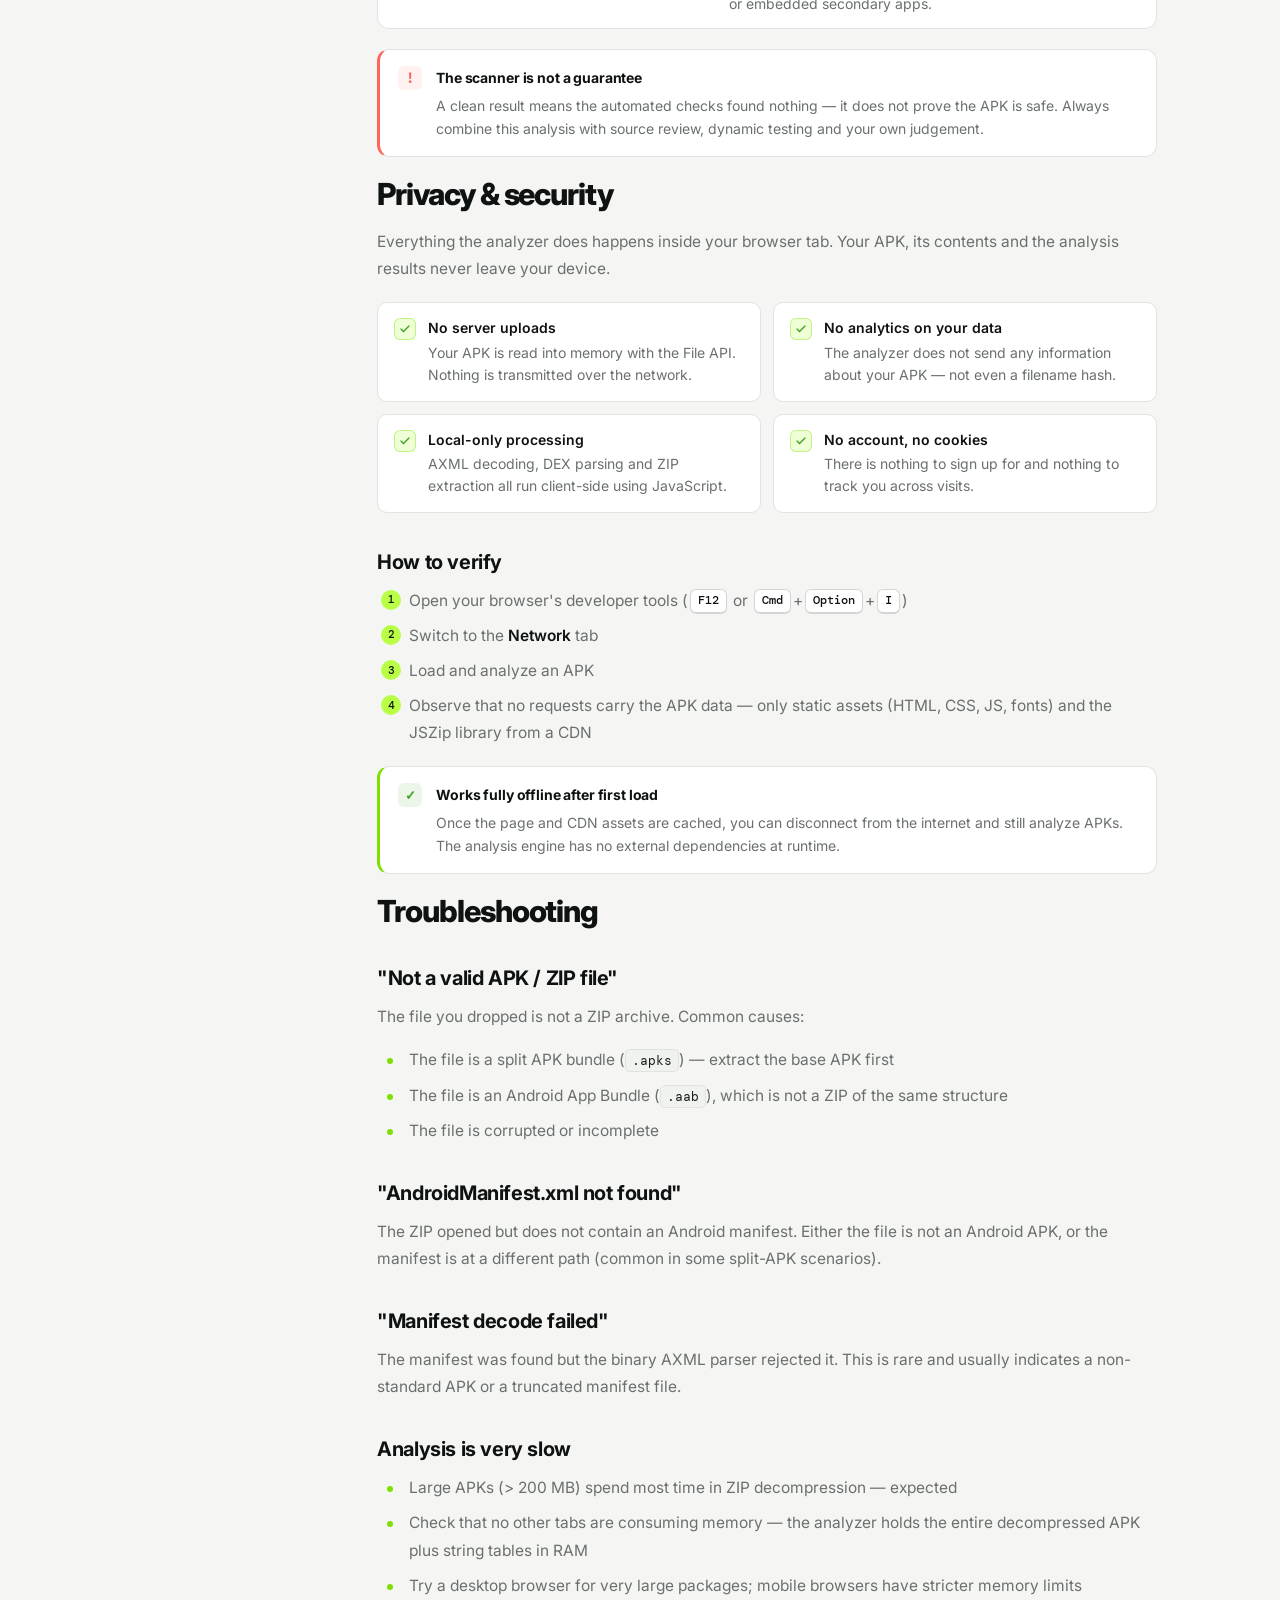
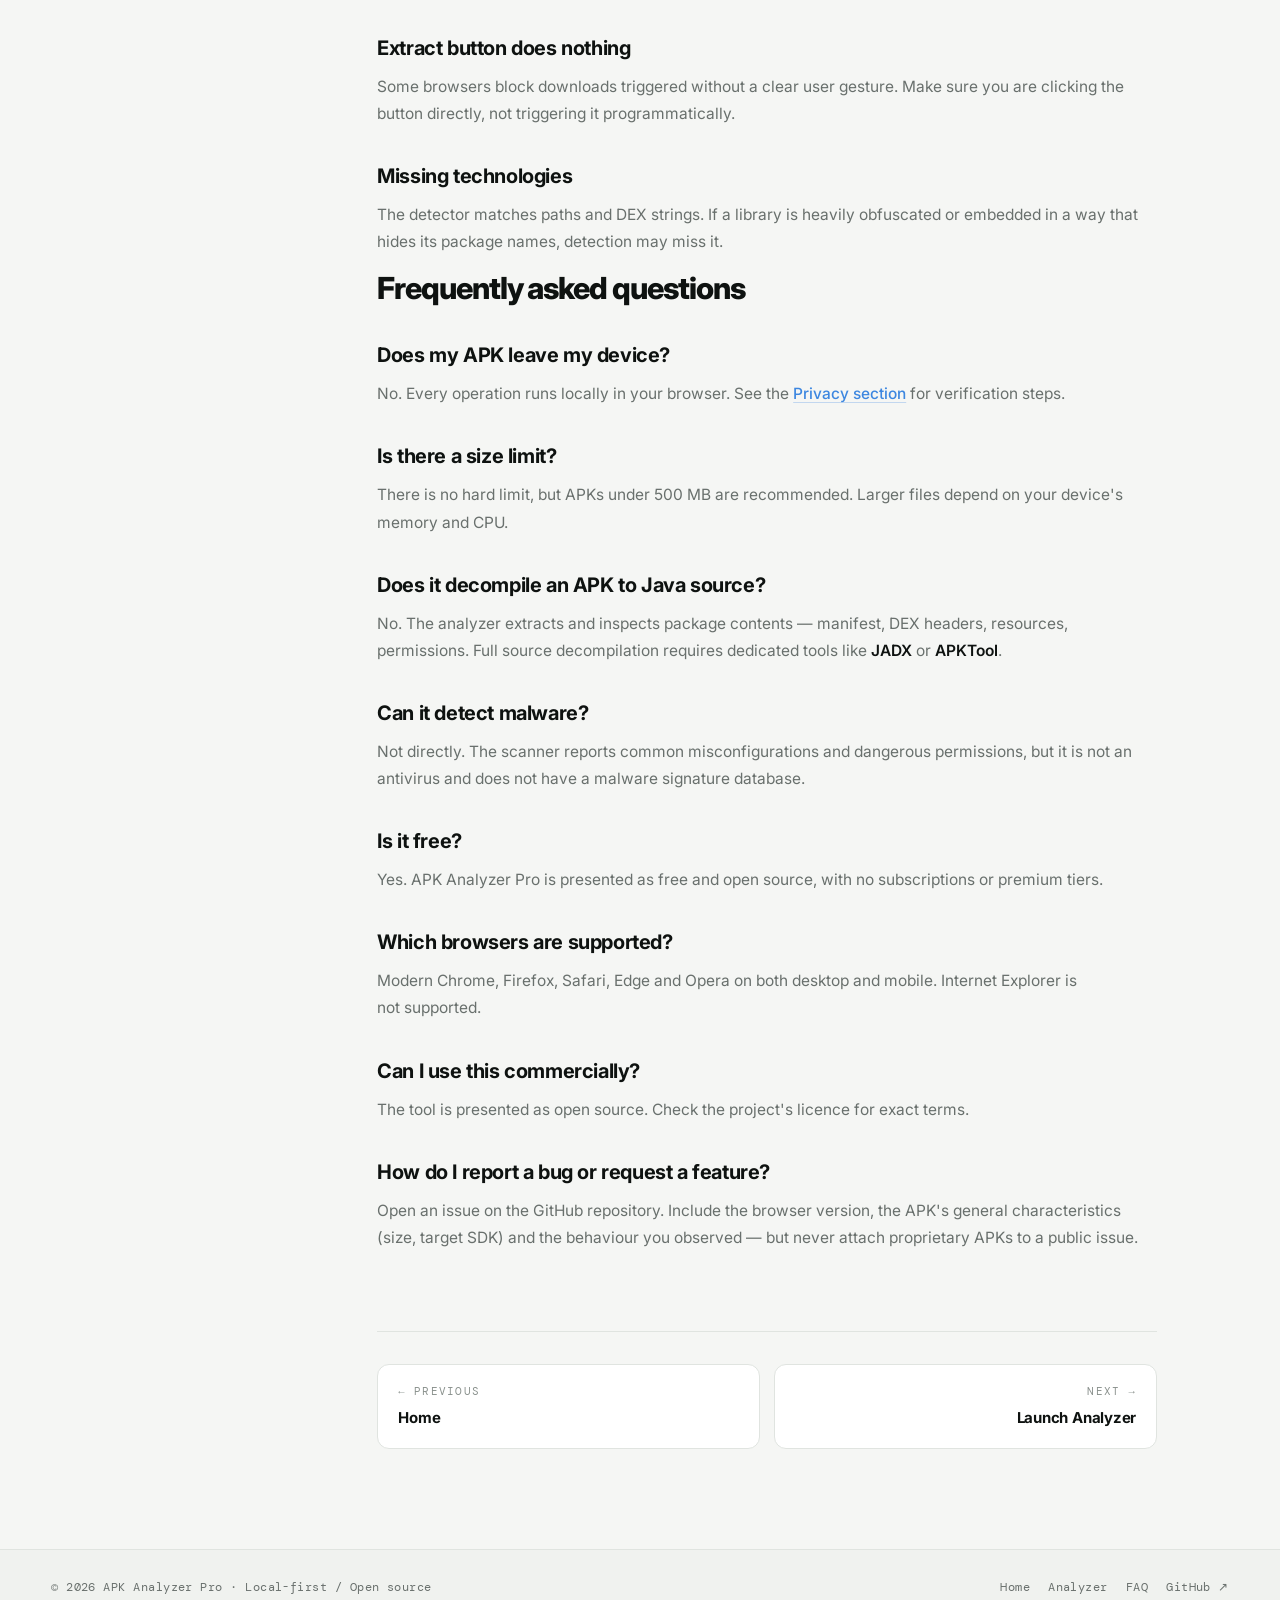
<file: documentation.html>
<!DOCTYPE html>
<html lang="en">
<head>
<meta charset="UTF-8">
<meta name="viewport" content="width=device-width, initial-scale=1.0, viewport-fit=cover">
<meta name="theme-color" content="#f5f6f4">
<meta name="description" content="APK Analyzer Pro documentation — guides, references and troubleshooting for local Android APK inspection.">
<title>Documentation — APK Analyzer Pro</title>
<link rel="icon" href="data:image/svg+xml,<svg xmlns='http://www.w3.org/2000/svg' viewBox='0 0 24 24' fill='none'><rect x='5' y='2' width='14' height='20' rx='3' stroke='%23101312' stroke-width='1.8'/><circle cx='12' cy='12' r='3.2' stroke='%23101312' stroke-width='1.5'/><circle cx='12' cy='12' r='.9' fill='%23101312'/></svg>">
<link rel="preconnect" href="https://fonts.googleapis.com">
<link rel="preconnect" href="https://fonts.gstatic.com" crossorigin>
<link href="https://fonts.googleapis.com/css2?family=DM+Mono:wght@400;500&family=Inter:wght@400;500;600;700;800&display=swap" rel="stylesheet">
<style>
/* ============================================================
   0. RESET + MOBILE TAP FIX
   ============================================================ */
*,*::before,*::after{
  box-sizing:border-box;margin:0;padding:0;
  -webkit-tap-highlight-color:transparent;
  -webkit-tap-highlight-color:rgba(0,0,0,0);
}
html{
  scroll-behavior:smooth;
  scroll-padding-top:96px;
  -webkit-text-size-adjust:100%;
}
body{
  background:#f5f6f4;
  color:#101312;
  font-family:'Inter',system-ui,-apple-system,sans-serif;
  font-size:16px;
  line-height:1.7;
  -webkit-font-smoothing:antialiased;
  -moz-osx-font-smoothing:grayscale;
  overflow-x:clip;
  min-height:100vh;
}
a{color:inherit;text-decoration:none}
button{font:inherit;border:none;background:none;color:inherit;cursor:pointer;font-family:inherit}
input{font:inherit;font-family:inherit}
ul,ol{list-style:none}
svg{display:block;flex-shrink:0}
img{max-width:100%;display:block}
::selection{background:#b8ff45;color:#101312}

/* Scrollbar */
::-webkit-scrollbar{width:10px;height:10px}
::-webkit-scrollbar-track{background:transparent}
::-webkit-scrollbar-thumb{background:#d2d7d3;border-radius:8px;border:2px solid #f5f6f4}
::-webkit-scrollbar-thumb:hover{background:#b8bfb9}

/* Focus visible */
button:focus-visible,
a:focus-visible,
input:focus-visible,
summary:focus-visible{
  outline:2px solid #7ee000;
  outline-offset:2px;
  border-radius:6px;
}

/* ============================================================
   1. TOKENS
   ============================================================ */
:root{
  --bg:#f5f6f4;
  --bg-2:#f0f2ef;
  --paper:#fff;
  --ink:#0e1210;
  --ink-2:#1a201d;
  --muted:#69706d;
  --muted-2:#8a918d;
  --line:#e0e4e0;
  --line-2:#d2d7d3;
  --soft:#ecefeb;
  --accent:#b8ff45;
  --accent-2:#7ee000;
  --accent-dim:rgba(184,255,69,.22);
  --accent-line:rgba(126,224,0,.4);
  --danger:#ff665c;
  --danger-dim:rgba(255,102,92,.09);
  --danger-line:rgba(255,102,92,.32);
  --warn:#f0a020;
  --warn-dim:rgba(240,160,32,.1);
  --warn-line:rgba(240,160,32,.32);
  --info:#3d87e0;
  --info-dim:rgba(61,135,224,.09);
  --info-line:rgba(61,135,224,.28);
  --purple:#8b5cf6;
  --purple-dim:rgba(139,92,246,.1);
  --purple-line:rgba(139,92,246,.28);
  --success:#3d9f1e;
  --success-dim:rgba(61,159,30,.1);
  --success-line:rgba(61,159,30,.3);

  --topbar-h:64px;
  --side-w:280px;
  --content-max:780px;
  --ease:cubic-bezier(.22,1,.36,1);
  --ease-back:cubic-bezier(.34,1.56,.64,1);

  --code-bg:#141815;
  --code-bg-2:#1a201d;
  --code-line:#2a302c;
  --code-text:#c2cbc6;
  --code-keyword:#c9a8ff;
  --code-string:#b8ff45;
  --code-function:#7ec9ff;
  --code-number:#ff9a6b;
  --code-comment:#5e6863;

  --safe-t:env(safe-area-inset-top,0px);
  --safe-b:env(safe-area-inset-bottom,0px);
  --safe-l:env(safe-area-inset-left,0px);
  --safe-r:env(safe-area-inset-right,0px);
}

/* ============================================================
   2. PROGRESS BAR
   ============================================================ */
.progress-bar{
  position:fixed;
  top:0;left:0;
  height:2px;
  width:0%;
  background:linear-gradient(90deg,var(--accent-2),var(--accent));
  z-index:200;
  transition:width .1s linear;
  box-shadow:0 0 8px var(--accent-2);
}

/* ============================================================
   3. TOPBAR
   ============================================================ */
.topbar{
  position:sticky;
  top:0;
  z-index:100;
  height:var(--topbar-h);
  display:flex;
  align-items:center;
  gap:14px;
  padding:0 20px;
  padding-left:calc(20px + var(--safe-l));
  padding-right:calc(20px + var(--safe-r));
  background:rgba(245,246,244,.82);
  backdrop-filter:blur(20px) saturate(180%);
  -webkit-backdrop-filter:blur(20px) saturate(180%);
  border-bottom:1px solid transparent;
  transition:border-color .3s var(--ease),background .3s var(--ease);
}
.topbar.scrolled{
  border-bottom-color:var(--line);
  background:rgba(245,246,244,.92);
}

.menu-btn{
  display:none;
  width:40px;height:40px;
  flex-shrink:0;
  border-radius:10px;
  background:var(--paper);
  border:1px solid var(--line-2);
  align-items:center;justify-content:center;
  transition:background .2s,border-color .2s,transform .15s;
}
.menu-btn:hover{border-color:var(--ink-2)}
.menu-btn:active{transform:scale(.94)}
.menu-btn .bars{width:16px;height:14px;position:relative}
.menu-btn .bar{
  position:absolute;left:0;width:100%;height:2px;
  background:var(--ink);border-radius:2px;
  transition:transform .35s var(--ease),opacity .25s,top .35s var(--ease);
}
.menu-btn .bar:nth-child(1){top:0}
.menu-btn .bar:nth-child(2){top:6px}
.menu-btn .bar:nth-child(3){top:12px}
body.drawer-open .menu-btn .bar:nth-child(1){top:6px;transform:rotate(45deg)}
body.drawer-open .menu-btn .bar:nth-child(2){opacity:0}
body.drawer-open .menu-btn .bar:nth-child(3){top:6px;transform:rotate(-45deg)}

.brand{
  display:flex;align-items:center;gap:10px;
  font-weight:800;font-size:15px;letter-spacing:-.03em;
  flex-shrink:0;padding:4px;margin:-4px;border-radius:8px;
  transition:background .2s;
}
.brand:hover{background:var(--soft)}
.brand-mark{
  width:32px;height:32px;
  border:2px solid var(--ink);
  background:var(--accent);
  color:var(--ink);
  display:grid;place-items:center;
  box-shadow:3px 3px 0 var(--ink);
  flex-shrink:0;
  transition:transform .35s var(--ease-back);
}
.brand:hover .brand-mark{transform:rotate(-6deg)}
.brand-mark svg{width:17px;height:17px}
.brand-text{white-space:nowrap}

.brand-divider{
  width:1px;height:22px;
  background:var(--line-2);
  margin:0 2px;
  flex-shrink:0;
}
.page-label{
  font-family:'DM Mono',monospace;
  font-size:11px;
  color:var(--muted);
  letter-spacing:.14em;
  text-transform:uppercase;
  white-space:nowrap;
}

.topbar-spacer{flex:1;min-width:8px}

.search-wrap{
  position:relative;
  flex:1 1 auto;
  max-width:340px;
  min-width:0;
}
.search-wrap svg{
  position:absolute;
  left:12px;top:50%;
  transform:translateY(-50%);
  width:15px;height:15px;
  color:var(--muted);
  pointer-events:none;
}
.search-input{
  width:100%;
  height:38px;
  padding:0 40px 0 38px;
  background:var(--paper);
  border:1px solid var(--line-2);
  border-radius:10px;
  font-size:13.5px;
  color:var(--ink);
  transition:border-color .2s,background .2s,box-shadow .2s;
}
.search-input::placeholder{color:var(--muted-2)}
.search-input:focus{
  outline:none;
  border-color:var(--accent-2);
  background:var(--paper);
  box-shadow:0 0 0 3px var(--accent-dim);
}
.search-kbd{
  position:absolute;
  right:10px;top:50%;
  transform:translateY(-50%);
  font-family:'DM Mono',monospace;
  font-size:10px;
  color:var(--muted);
  background:var(--bg-2);
  border:1px solid var(--line);
  padding:2px 6px;
  border-radius:5px;
  pointer-events:none;
  letter-spacing:.04em;
}

.topbar-actions{
  display:flex;align-items:center;gap:8px;
  flex-shrink:0;
}
.topbar-link{
  display:inline-flex;align-items:center;gap:6px;
  padding:8px 12px;
  border-radius:9px;
  font-size:13.5px;
  font-weight:600;
  color:var(--ink-2);
  transition:background .2s,color .2s;
  white-space:nowrap;
}
.topbar-link:hover{background:var(--soft);color:var(--ink)}
.topbar-link svg{width:14px;height:14px}
.topbar-cta{
  display:inline-flex;align-items:center;gap:6px;
  padding:9px 14px;
  background:var(--ink);
  color:#fff;
  border-radius:9px;
  font-size:13px;
  font-weight:700;
  transition:transform .25s var(--ease-back),box-shadow .25s;
  white-space:nowrap;
}
.topbar-cta:hover{
  transform:translateY(-2px);
  box-shadow:0 8px 20px rgba(14,18,16,.22);
}

/* ============================================================
   4. LAYOUT
   ============================================================ */
.layout{
  display:grid;
  grid-template-columns:var(--side-w) minmax(0,1fr);
  max-width:1440px;
  margin:0 auto;
  gap:0;
  min-height:calc(100vh - var(--topbar-h));
}

/* ============================================================
   5. SIDEBAR / TOC
   ============================================================ */
.toc-sidebar{
  border-right:1px solid var(--line);
  padding:28px 20px 60px;
  height:calc(100vh - var(--topbar-h));
  position:sticky;
  top:var(--topbar-h);
  overflow-y:auto;
  background:var(--bg);
}
.toc-sidebar::-webkit-scrollbar{width:6px}
.toc-sidebar::-webkit-scrollbar-thumb{background:#d2d7d3;border:0}

.toc-heading{
  font-family:'DM Mono',monospace;
  font-size:10.5px;
  font-weight:500;
  color:var(--muted);
  text-transform:uppercase;
  letter-spacing:.14em;
  padding:0 12px;
  margin-bottom:14px;
}
.toc-group{
  margin-bottom:22px;
}
.toc-group-title{
  font-family:'DM Mono',monospace;
  font-size:10px;
  color:var(--muted-2);
  text-transform:uppercase;
  letter-spacing:.12em;
  padding:0 12px;
  margin-bottom:6px;
  margin-top:4px;
}
.toc-link{
  display:block;
  padding:8px 12px;
  border-radius:8px;
  color:var(--muted);
  font-size:13.5px;
  font-weight:500;
  transition:background .2s,color .2s,transform .15s;
  border-left:2px solid transparent;
  position:relative;
}
.toc-link:hover{
  background:var(--paper);
  color:var(--ink);
}
.toc-link.active{
  color:var(--ink);
  background:var(--paper);
  font-weight:600;
  border-left-color:var(--accent-2);
}
.toc-link.sub{
  padding-left:26px;
  font-size:13px;
  color:var(--muted-2);
}
.toc-link.sub:hover{color:var(--ink)}
.toc-link.sub.active{color:var(--ink)}

/* Mobile backdrop */
.sidebar-backdrop{
  display:none;
  position:fixed;
  inset:0;
  background:rgba(14,18,16,.4);
  backdrop-filter:blur(3px);
  -webkit-backdrop-filter:blur(3px);
  z-index:90;
  opacity:0;
  pointer-events:none;
  transition:opacity .3s var(--ease);
  border:none;
}
body.drawer-open .sidebar-backdrop{opacity:1;pointer-events:auto}

/* ============================================================
   6. CONTENT
   ============================================================ */
.content{
  padding:44px clamp(24px,4vw,64px) 100px;
  min-width:0;
  max-width:calc(var(--content-max) + 128px);
  margin:0 auto;
  width:100%;
}

.article{max-width:var(--content-max)}

/* ============================================================
   7. TYPOGRAPHY
   ============================================================ */
.article h1{
  font-size:clamp(2rem,4.5vw,2.75rem);
  font-weight:800;
  letter-spacing:-.045em;
  line-height:1.05;
  color:var(--ink);
  margin-bottom:16px;
}
.article h2{
  font-size:clamp(1.5rem,3vw,1.9rem);
  font-weight:800;
  letter-spacing:-.035em;
  line-height:1.15;
  color:var(--ink);
  margin-top:56px;
  margin-bottom:16px;
  scroll-margin-top:96px;
  position:relative;
  padding-right:36px;
}
.article h2:first-child{margin-top:0}
.article h3{
  font-size:clamp(1.1rem,1.8vw,1.25rem);
  font-weight:700;
  letter-spacing:-.02em;
  line-height:1.3;
  color:var(--ink);
  margin-top:36px;
  margin-bottom:12px;
  scroll-margin-top:96px;
  position:relative;
  padding-right:36px;
}
.article h4{
  font-size:15px;
  font-weight:700;
  letter-spacing:-.01em;
  color:var(--ink);
  margin-top:24px;
  margin-bottom:8px;
}

.article p{
  color:var(--muted);
  font-size:15.5px;
  line-height:1.75;
  margin-bottom:16px;
  text-wrap:pretty;
}
.article p strong{color:var(--ink);font-weight:600}
.article p a{
  color:var(--info);
  font-weight:500;
  text-decoration:underline;
  text-decoration-color:var(--info-line);
  text-underline-offset:3px;
  transition:text-decoration-color .2s;
}
.article p a:hover{text-decoration-color:var(--info)}

.article ul,
.article ol{
  margin-bottom:16px;
  padding-left:4px;
}
.article ul li,
.article ol li{
  color:var(--muted);
  font-size:15.5px;
  line-height:1.75;
  padding-left:28px;
  position:relative;
  margin-bottom:8px;
}
.article ul li::before{
  content:'';
  position:absolute;
  left:6px;top:12px;
  width:6px;height:6px;
  border-radius:50%;
  background:var(--accent-2);
}
.article ol{counter-reset:num}
.article ol li{counter-increment:num}
.article ol li::before{
  content:counter(num);
  position:absolute;
  left:0;top:3px;
  font-family:'DM Mono',monospace;
  font-size:11px;
  font-weight:500;
  color:var(--ink);
  background:var(--accent);
  width:20px;height:20px;
  display:grid;place-items:center;
  border-radius:50%;
  line-height:1;
}
.article li strong{color:var(--ink);font-weight:600}

.lede{
  font-size:17px !important;
  line-height:1.65 !important;
  color:var(--muted) !important;
  margin-bottom:28px !important;
  max-width:640px;
}

/* Anchor link on headings */
.anchor-link{
  position:absolute;
  right:0;top:50%;
  transform:translateY(-50%);
  width:28px;height:28px;
  display:grid;place-items:center;
  border-radius:7px;
  color:var(--muted-2);
  opacity:0;
  transition:opacity .2s,background .2s,color .2s;
}
.article h2:hover .anchor-link,
.article h3:hover .anchor-link,
.anchor-link:focus-visible{
  opacity:1;
}
.anchor-link:hover{background:var(--soft);color:var(--ink)}
.anchor-link svg{width:14px;height:14px}

/* ============================================================
   8. SECTION HEADER (with number chip)
   ============================================================ */
.section-eyebrow{
  display:inline-flex;
  align-items:center;
  gap:8px;
  font-family:'DM Mono',monospace;
  font-size:11px;
  color:var(--muted);
  text-transform:uppercase;
  letter-spacing:.12em;
  margin-bottom:10px;
}
.section-eyebrow::before{
  content:'';
  width:18px;height:1px;
  background:var(--muted);
}

/* ============================================================
   9. CALLOUTS
   ============================================================ */
.callout{
  display:flex;
  gap:14px;
  padding:16px 18px;
  border-radius:12px;
  border:1px solid var(--line);
  background:var(--paper);
  margin:20px 0;
  border-left-width:3px;
}
.callout-icon{
  width:24px;height:24px;
  flex-shrink:0;
  display:grid;place-items:center;
  border-radius:6px;
  font-family:'DM Mono',monospace;
  font-size:13px;
  font-weight:600;
  line-height:1;
}
.callout-body{flex:1;min-width:0}
.callout-title{
  font-size:14px;
  font-weight:700;
  color:var(--ink);
  margin-bottom:4px;
  letter-spacing:-.01em;
}
.callout-body p{
  font-size:14px !important;
  line-height:1.65 !important;
  margin:0 !important;
  color:var(--muted) !important;
}
.callout-body p + p{margin-top:8px !important}
.callout-body code{
  font-family:'DM Mono',monospace;
  font-size:12px;
  background:var(--soft);
  color:var(--ink-2);
  padding:1px 6px;
  border-radius:4px;
  border:1px solid var(--line);
}

.callout.info{border-left-color:var(--info)}
.callout.info .callout-icon{color:var(--info);background:var(--info-dim)}
.callout.tip{border-left-color:var(--accent-2)}
.callout.tip .callout-icon{color:var(--success);background:var(--success-dim)}
.callout.warn{border-left-color:var(--warn)}
.callout.warn .callout-icon{color:var(--warn);background:var(--warn-dim)}
.callout.danger{border-left-color:var(--danger)}
.callout.danger .callout-icon{color:var(--danger);background:var(--danger-dim)}

/* ============================================================
   10. CODE
   ============================================================ */
.code-block{
  position:relative;
  margin:20px 0;
  background:var(--code-bg);
  border:1px solid var(--code-line);
  border-radius:12px;
  overflow:hidden;
  font-family:'DM Mono',monospace;
}
.code-head{
  display:flex;
  align-items:center;
  justify-content:space-between;
  gap:12px;
  padding:10px 14px;
  background:rgba(255,255,255,.025);
  border-bottom:1px solid var(--code-line);
}
.code-lang{
  font-family:'DM Mono',monospace;
  font-size:10.5px;
  color:var(--code-comment);
  text-transform:uppercase;
  letter-spacing:.12em;
  display:flex;
  align-items:center;
  gap:8px;
}
.code-lang::before{
  content:'';
  width:6px;height:6px;
  border-radius:50%;
  background:var(--accent-2);
  box-shadow:0 0 8px var(--accent-2);
}
.code-copy{
  font-family:'DM Mono',monospace;
  font-size:10.5px;
  color:var(--code-comment);
  padding:4px 10px;
  border-radius:6px;
  background:rgba(255,255,255,.04);
  border:1px solid var(--code-line);
  transition:all .2s;
  display:inline-flex;
  align-items:center;
  gap:6px;
  letter-spacing:.04em;
}
.code-copy:hover{color:var(--accent);border-color:var(--accent-line)}
.code-copy svg{width:11px;height:11px}
.code-copy.copied{color:var(--accent);border-color:var(--accent-line);background:var(--accent-dim)}

.code-body{
  padding:16px 18px;
  overflow-x:auto;
  font-size:12.5px;
  line-height:1.85;
  color:var(--code-text);
  white-space:pre;
}
.code-body::-webkit-scrollbar{height:8px}
.code-body::-webkit-scrollbar-thumb{background:#2a302c;border:0;border-radius:4px}

.tok-kw{color:var(--code-keyword)}
.tok-str{color:var(--code-string)}
.tok-fn{color:var(--code-function)}
.tok-num{color:var(--code-number)}
.tok-comment{color:var(--code-comment);font-style:italic}
.tok-punc{color:var(--code-comment)}
.tok-var{color:var(--code-text)}
.tok-attr{color:var(--code-function)}
.tok-tag{color:var(--code-keyword)}

/* Inline code */
code:not(.code-block code){
  font-family:'DM Mono',monospace;
  font-size:13px;
  background:var(--bg-2);
  color:var(--ink-2);
  padding:2px 6px;
  border-radius:5px;
  border:1px solid var(--line);
  word-break:break-word;
}

/* Kbd */
kbd{
  display:inline-block;
  font-family:'DM Mono',monospace;
  font-size:11.5px;
  font-weight:500;
  color:var(--ink);
  background:var(--paper);
  border:1px solid var(--line-2);
  border-bottom-width:2px;
  border-radius:6px;
  padding:2px 7px;
  min-width:22px;
  text-align:center;
  line-height:1.5;
  vertical-align:middle;
  margin:0 2px;
}

/* ============================================================
   11. TABLES
   ============================================================ */
.table-wrap{
  margin:20px 0;
  border:1px solid var(--line);
  border-radius:12px;
  overflow:hidden;
  background:var(--paper);
  overflow-x:auto;
}
table{
  width:100%;
  border-collapse:collapse;
  font-size:14px;
  min-width:480px;
}
thead{
  background:var(--bg-2);
  border-bottom:1px solid var(--line);
}
th{
  text-align:left;
  padding:12px 16px;
  font-family:'DM Mono',monospace;
  font-size:10.5px;
  font-weight:500;
  color:var(--muted);
  text-transform:uppercase;
  letter-spacing:.12em;
  white-space:nowrap;
}
td{
  padding:13px 16px;
  color:var(--muted);
  font-size:14px;
  line-height:1.6;
  border-top:1px solid var(--line);
  vertical-align:top;
}
tbody tr:first-child td{border-top:0}
tbody tr:hover{background:rgba(184,255,69,.035)}
td strong{color:var(--ink);font-weight:600}
td code{
  font-family:'DM Mono',monospace;
  font-size:12px;
  background:var(--bg-2);
  color:var(--ink-2);
  padding:2px 6px;
  border-radius:4px;
  border:1px solid var(--line);
}

/* ============================================================
   12. CARDS / GRIDS
   ============================================================ */
.card-grid{
  display:grid;
  grid-template-columns:repeat(auto-fit,minmax(240px,1fr));
  gap:14px;
  margin:20px 0;
}
.doc-card{
  background:var(--paper);
  border:1px solid var(--line);
  border-radius:12px;
  padding:20px;
  transition:border-color .25s,transform .25s var(--ease-back),box-shadow .25s;
  min-width:0;
}
.doc-card:hover{
  border-color:var(--line-2);
  transform:translateY(-2px);
  box-shadow:0 12px 30px rgba(14,18,16,.06);
}
.doc-card-icon{
  width:38px;height:38px;
  display:grid;place-items:center;
  border-radius:10px;
  background:var(--accent-dim);
  color:var(--success);
  border:1px solid var(--accent-line);
  margin-bottom:14px;
}
.doc-card-icon svg{width:18px;height:18px}
.doc-card h4{margin:0 0 6px;font-size:14.5px}
.doc-card p{margin:0;font-size:13.5px !important;line-height:1.6 !important}

/* Step list */
.steps{
  margin:24px 0;
  counter-reset:step;
}
.step-item{
  display:flex;
  gap:16px;
  padding:20px 0;
  border-top:1px solid var(--line);
  counter-increment:step;
  position:relative;
}
.step-item:first-child{border-top:0;padding-top:0}
.step-num{
  width:32px;height:32px;
  flex-shrink:0;
  border-radius:50%;
  background:var(--accent);
  color:var(--ink);
  display:grid;place-items:center;
  font-family:'DM Mono',monospace;
  font-size:13px;
  font-weight:500;
  box-shadow:0 3px 0 #5aa600;
}
.step-content{flex:1;min-width:0}
.step-content h4{
  font-size:15.5px;
  margin:0 0 6px;
  font-weight:700;
}
.step-content p{
  margin:0 !important;
  font-size:14.5px !important;
}

/* ============================================================
   13. SHORTCUTS GRID
   ============================================================ */
.shortcut-grid{
  display:grid;
  grid-template-columns:repeat(auto-fit,minmax(240px,1fr));
  gap:10px;
  margin:16px 0 24px;
}
.shortcut{
  display:flex;
  align-items:center;
  justify-content:space-between;
  gap:12px;
  padding:12px 16px;
  background:var(--paper);
  border:1px solid var(--line);
  border-radius:10px;
  font-size:14px;
  color:var(--muted);
  min-width:0;
}
.shortcut-label{
  overflow:hidden;
  text-overflow:ellipsis;
  white-space:nowrap;
  min-width:0;
}
.shortcut-keys{
  flex-shrink:0;
  display:flex;
  align-items:center;
  gap:4px;
  font-family:'DM Mono',monospace;
  font-size:11px;
}

/* ============================================================
   14. FEATURE LIST
   ============================================================ */
.feature-list{
  display:grid;
  grid-template-columns:repeat(auto-fit,minmax(260px,1fr));
  gap:12px;
  margin:20px 0;
}
.feature-item{
  display:flex;
  gap:12px;
  padding:14px 16px;
  background:var(--paper);
  border:1px solid var(--line);
  border-radius:10px;
  font-size:14px;
  color:var(--muted);
  line-height:1.6;
  transition:border-color .2s;
}
.feature-item:hover{border-color:var(--line-2)}
.feature-item .fi-icon{
  width:22px;height:22px;
  flex-shrink:0;
  border-radius:6px;
  display:grid;place-items:center;
  background:var(--accent-dim);
  color:var(--success);
  border:1px solid var(--accent-line);
  margin-top:1px;
}
.feature-item .fi-icon svg{width:12px;height:12px}
.feature-item strong{color:var(--ink);font-weight:600;display:block;margin-bottom:2px}

/* ============================================================
   15. PREV/NEXT NAV
   ============================================================ */
.page-nav{
  display:grid;
  grid-template-columns:1fr 1fr;
  gap:14px;
  margin-top:80px;
  padding-top:32px;
  border-top:1px solid var(--line);
}
.page-nav-link{
  display:flex;
  flex-direction:column;
  gap:4px;
  padding:18px 20px;
  background:var(--paper);
  border:1px solid var(--line);
  border-radius:12px;
  transition:border-color .25s,transform .25s var(--ease-back);
  min-width:0;
}
.page-nav-link:hover{
  border-color:var(--ink);
  transform:translateY(-2px);
}
.page-nav-link.next{text-align:right;align-items:flex-end}
.page-nav-link .dir{
  font-family:'DM Mono',monospace;
  font-size:10.5px;
  color:var(--muted-2);
  text-transform:uppercase;
  letter-spacing:.12em;
}
.page-nav-link .title{
  font-size:15px;
  font-weight:700;
  color:var(--ink);
  letter-spacing:-.015em;
  overflow:hidden;
  text-overflow:ellipsis;
  white-space:nowrap;
  max-width:100%;
}

/* ============================================================
   16. FOOTER
   ============================================================ */
footer{
  border-top:1px solid var(--line);
  padding:28px clamp(24px,4vw,64px);
  background:var(--bg-2);
  font-family:'DM Mono',monospace;
  font-size:11.5px;
  color:var(--muted);
  display:flex;
  justify-content:space-between;
  align-items:center;
  flex-wrap:wrap;
  gap:14px;
  letter-spacing:.04em;
}
footer a{transition:color .2s}
footer a:hover{color:var(--ink)}
.footer-links{display:flex;gap:18px;flex-wrap:wrap}

/* ============================================================
   17. RESPONSIVE
   ============================================================ */
@media (max-width:1024px){
  :root{--side-w:240px}
  .content{padding:36px clamp(20px,3vw,40px) 80px}
  .article h2{margin-top:48px}
}

@media (max-width:900px){
  .layout{grid-template-columns:1fr}
  .menu-btn{display:flex}
  .page-label{display:none}
  .brand-divider{display:none}

  .toc-sidebar{
    position:fixed;
    top:var(--topbar-h);
    left:0;
    bottom:0;
    width:min(300px,86vw);
    height:auto;
    transform:translateX(-100%);
    transition:transform .35s var(--ease);
    box-shadow:8px 0 40px rgba(14,18,16,.14);
    z-index:95;
    padding-top:24px;
    padding-left:calc(20px + var(--safe-l));
    padding-bottom:calc(40px + var(--safe-b));
  }
  body.drawer-open .toc-sidebar{transform:translateX(0)}
  .sidebar-backdrop{display:block}

  .content{
    padding:28px 20px 70px;
    padding-bottom:calc(70px + var(--safe-b));
  }
  .search-wrap{max-width:none}
  .search-kbd{display:none}

  .article h1{font-size:1.85rem}
  .article h2{font-size:1.45rem;margin-top:44px}
  .article h3{font-size:1.1rem}
  .lede{font-size:16px !important}

  .page-nav{grid-template-columns:1fr}
  .page-nav-link.next{text-align:left;align-items:flex-start}
}

@media (max-width:640px){
  :root{--topbar-h:60px}
  .topbar{padding-left:calc(12px + var(--safe-l));padding-right:calc(12px + var(--safe-r));gap:10px}
  .brand-text{display:none}
  .topbar-link{padding:8px 10px;font-size:13px}
  .topbar-link span{display:none}
  .topbar-cta{padding:8px 12px;font-size:12.5px}

  .content{padding:24px 16px 60px;padding-bottom:calc(60px + var(--safe-b))}

  .article h1{font-size:1.65rem;letter-spacing:-.035em}
  .article h2{font-size:1.3rem;margin-top:40px}
  .article h2,.article h3{padding-right:0}
  .anchor-link{display:none}
  .article h3{font-size:1.05rem;margin-top:28px}
  .article p{font-size:15px}
  .article ul li,.article ol li{font-size:15px}

  .callout{padding:14px 16px;gap:12px}
  .callout-body p{font-size:13.5px !important}

  .code-body{font-size:11.5px;padding:14px}
  .code-head{padding:8px 12px}

  table{font-size:13px;min-width:400px}
  th{padding:10px 12px;font-size:10px}
  td{padding:11px 12px;font-size:13px}

  .stat-grid,.card-grid,.feature-list,.shortcut-grid{
    grid-template-columns:1fr;
  }

  footer{padding:22px 18px;font-size:11px;flex-direction:column;align-items:flex-start}
}

@media (max-width:400px){
  .article h1{font-size:1.5rem}
  .article h2{font-size:1.2rem}
  .topbar-cta span{display:none}
  .topbar-cta{padding:8px 10px}
}

/* Reduced motion */
@media (prefers-reduced-motion:reduce){
  *,*::before,*::after{
    animation-duration:.01ms !important;
    transition-duration:.01ms !important;
    scroll-behavior:auto !important;
  }
}

/* Print */
@media print{
  .topbar,.toc-sidebar,.progress-bar,.page-nav,footer,.anchor-link,.code-copy{display:none !important}
  .layout{grid-template-columns:1fr;max-width:none}
  .content{padding:0;max-width:none}
  body{background:#fff;color:#000}
  .code-block{border:1px solid #ccc;background:#f5f5f5;color:#000}
  .code-body{color:#000}
  a{color:#000;text-decoration:underline}
  h2,h3{page-break-after:avoid}
  pre,table,.callout{page-break-inside:avoid}
}
</style>
</head>
<body>

<!-- Progress bar -->
<div class="progress-bar" id="progressBar"></div>

<!-- ============ TOPBAR ============ -->
<header class="topbar" id="topbar">
  <button class="menu-btn" id="menuBtn" aria-label="Toggle table of contents" aria-expanded="false">
    <span class="bars">
      <span class="bar"></span>
      <span class="bar"></span>
      <span class="bar"></span>
    </span>
  </button>

  <a class="brand" href="index.html" title="Back to home">
    <span class="brand-mark">
      <svg viewBox="0 0 24 24" fill="none"><rect x="5" y="2" width="14" height="20" rx="3" stroke="currentColor" stroke-width="1.8"/><circle cx="12" cy="12" r="3.2" stroke="currentColor" stroke-width="1.5"/><circle cx="12" cy="12" r=".9" fill="currentColor"/></svg>
    </span>
    <span class="brand-text">APK Analyzer</span>
  </a>
  <span class="brand-divider"></span>
  <span class="page-label">Documentation</span>

  <div class="search-wrap">
    <svg viewBox="0 0 24 24" fill="none" stroke="currentColor" stroke-width="2">
      <circle cx="11" cy="11" r="8"/><path d="M21 21l-4.35-4.35"/>
    </svg>
    <input type="search" class="search-input" id="searchInput" placeholder="Search documentation…" autocomplete="off" aria-label="Search documentation">
    <span class="search-kbd">⌘K</span>
  </div>

  <div class="topbar-spacer"></div>

  <div class="topbar-actions">
    <a class="topbar-link" href="apk-analyzer.html">
      <svg viewBox="0 0 24 24" fill="none" stroke="currentColor" stroke-width="2" stroke-linecap="round" stroke-linejoin="round">
        <path d="M5 12h14M12 5l7 7-7 7"/>
      </svg>
      <span>Analyzer</span>
    </a>
    <a class="topbar-cta" href="apk-analyzer.html">
      Launch <span>↗</span>
    </a>
  </div>
</header>

<!-- ============ LAYOUT ============ -->
<div class="layout">

  <!-- Sidebar backdrop -->
  <div class="sidebar-backdrop" id="sidebarBackdrop"></div>

  <!-- TOC Sidebar -->
  <aside class="toc-sidebar" id="tocSidebar" aria-label="Table of contents">
    <div class="toc-heading">Documentation</div>

    <nav class="toc">
      <div class="toc-group">
        <a class="toc-link active" href="#introduction">Introduction</a>
        <a class="toc-link" href="#quick-start">Quick start</a>
      </div>

      <div class="toc-group">
        <div class="toc-group-title">Interface</div>
        <a class="toc-link" href="#overview">Overview</a>
        <a class="toc-link" href="#manifest">Manifest viewer</a>
        <a class="toc-link" href="#dex">DEX Explorer</a>
        <a class="toc-link" href="#security">Security scanner</a>
        <a class="toc-link" href="#technologies">Technologies</a>
        <a class="toc-link" href="#files">File Explorer</a>
      </div>

      <div class="toc-group">
        <div class="toc-group-title">Working with files</div>
        <a class="toc-link" href="#extraction">Extraction</a>
        <a class="toc-link" href="#export">Export reports</a>
        <a class="toc-link" href="#shortcuts">Keyboard shortcuts</a>
      </div>

      <div class="toc-group">
        <div class="toc-group-title">Reference</div>
        <a class="toc-link" href="#security-checks">Security checks</a>
        <a class="toc-link" href="#privacy">Privacy &amp; security</a>
        <a class="toc-link" href="#troubleshooting">Troubleshooting</a>
        <a class="toc-link" href="#faq">FAQ</a>
      </div>
    </nav>
  </aside>

  <!-- Main content -->
  <main class="content">
    <article class="article" id="article">

      <!-- ==================== INTRODUCTION ==================== -->
      <section id="introduction" data-toc="Introduction">
        <div class="section-eyebrow">Getting started</div>
        <h1>Documentation</h1>
        <p class="lede">Everything you need to inspect Android APKs with APK Analyzer Pro. Learn how the analyzer works, what each view shows, and how to extract, export and interpret the results.</p>

        <p><strong>APK Analyzer Pro</strong> is a 100% client-side Android package inspector. Every operation — binary XML decoding, DEX parsing, technology detection, security scanning — runs in your browser. Your APK never leaves your device.</p>

        <div class="callout tip">
          <div class="callout-icon">✓</div>
          <div class="callout-body">
            <div class="callout-title">No installation, no upload, no account</div>
            <p>Open the analyzer, drop an APK, and start inspecting immediately. Compatible with Chrome, Firefox, Safari, Edge and Opera on both desktop and mobile.</p>
          </div>
        </div>

        <div class="card-grid">
          <div class="doc-card">
            <div class="doc-card-icon">
              <svg viewBox="0 0 24 24" fill="none" stroke="currentColor" stroke-width="2" stroke-linecap="round" stroke-linejoin="round"><path d="M12 2l9 5v10l-9 5-9-5V7z"/><path d="M12 22V12"/><path d="M3 7l9 5 9-5"/></svg>
            </div>
            <h4>Real parsing</h4>
            <p>Binary AXML decoder, DEX header parser and string table reader — no mocks, no placeholders.</p>
          </div>
          <div class="doc-card">
            <div class="doc-card-icon">
              <svg viewBox="0 0 24 24" fill="none" stroke="currentColor" stroke-width="2" stroke-linecap="round" stroke-linejoin="round"><path d="M12 2l8 4v6c0 5-3.5 9-8 10-4.5-1-8-5-8-10V6z"/><path d="M12 8v4"/><path d="M12 16h.01"/></svg>
            </div>
            <h4>Security checks</h4>
            <p>Nine automated checks for common Android misconfigurations, categorised by severity.</p>
          </div>
          <div class="doc-card">
            <div class="doc-card-icon">
              <svg viewBox="0 0 24 24" fill="none" stroke="currentColor" stroke-width="2" stroke-linecap="round" stroke-linejoin="round"><path d="M3 7a2 2 0 0 1 2-2h4l2 3h8a2 2 0 0 1 2 2v8a2 2 0 0 1-2 2H5a2 2 0 0 1-2-2z"/></svg>
            </div>
            <h4>Folder tree</h4>
            <p>Browse the internal structure of the APK. Extract any file, folder or the entire package.</p>
          </div>
        </div>
      </section>

      <!-- ==================== QUICK START ==================== -->
      <section id="quick-start" data-toc="Quick start">
        <h2>
          Quick start
          <a class="anchor-link" href="#quick-start" aria-label="Link to Quick start">
            <svg viewBox="0 0 24 24" fill="none" stroke="currentColor" stroke-width="2" stroke-linecap="round" stroke-linejoin="round"><path d="M10 13a5 5 0 0 0 7.54.54l3-3a5 5 0 0 0-7.07-7.07l-1.72 1.71"/><path d="M14 11a5 5 0 0 0-7.54-.54l-3 3a5 5 0 0 0 7.07 7.07l1.71-1.71"/></svg>
          </a>
        </h2>
        <p>Analyze your first APK in under thirty seconds.</p>

        <div class="steps">
          <div class="step-item">
            <div class="step-num">1</div>
            <div class="step-content">
              <h4>Open the analyzer</h4>
              <p>Click <strong>Launch Analyzer</strong> from the topbar, or navigate directly to <code>apk-analyzer.html</code>.</p>
            </div>
          </div>
          <div class="step-item">
            <div class="step-num">2</div>
            <div class="step-content">
              <h4>Drop your APK</h4>
              <p>Click the drop zone to open a file picker, or drag an APK file straight onto the page. The analyzer accepts <code>.apk</code>, <code>.xapk</code> and <code>.apks</code> files.</p>
            </div>
          </div>
          <div class="step-item">
            <div class="step-num">3</div>
            <div class="step-content">
              <h4>Wait for analysis</h4>
              <p>A progress overlay shows each stage: reading, hashing, opening the ZIP archive, decoding the manifest, parsing DEX files, detecting technologies, running the security scanner.</p>
            </div>
          </div>
          <div class="step-item">
            <div class="step-num">4</div>
            <div class="step-content">
              <h4>Explore the results</h4>
              <p>Use the sidebar to navigate between <strong>Overview</strong>, <strong>Manifest</strong>, <strong>DEX Explorer</strong>, <strong>Security</strong>, <strong>Technologies</strong> and <strong>Files</strong>.</p>
            </div>
          </div>
        </div>

        <div class="callout warn">
          <div class="callout-icon">!</div>
          <div class="callout-body">
            <div class="callout-title">Large APKs may take a moment</div>
            <p>Files over 200 MB spend most of their time in the ZIP decompression stage. APKs under 500 MB work comfortably on modern hardware.</p>
          </div>
        </div>
      </section>

      <!-- ==================== OVERVIEW ==================== -->
      <section id="overview" data-toc="Overview">
        <h2>
          Overview tab
          <a class="anchor-link" href="#overview" aria-label="Link to Overview">
            <svg viewBox="0 0 24 24" fill="none" stroke="currentColor" stroke-width="2" stroke-linecap="round" stroke-linejoin="round"><path d="M10 13a5 5 0 0 0 7.54.54l3-3a5 5 0 0 0-7.07-7.07l-1.72 1.71"/><path d="M14 11a5 5 0 0 0-7.54-.54l-3 3a5 5 0 0 0 7.07 7.07l1.71-1.71"/></svg>
          </a>
        </h2>
        <p>The Overview tab gives you a snapshot of the package — its identity, size distribution, detected stack and top permissions. It's the first place to look when you open a new APK.</p>

        <h3>Stat cards</h3>
        <p>Four summary cards at the top of the Overview tab:</p>

        <div class="table-wrap">
          <table>
            <thead>
              <tr><th>Card</th><th>What it shows</th></tr>
            </thead>
            <tbody>
              <tr><td><strong>APK size</strong></td><td>The total size of the file, plus the compression ratio achieved by the ZIP container.</td></tr>
              <tr><td><strong>DEX files</strong></td><td>Number of <code>classes*.dex</code> files and the total class count across all of them.</td></tr>
              <tr><td><strong>Total files</strong></td><td>Total number of entries inside the ZIP archive, plus the count of native libraries.</td></tr>
              <tr><td><strong>Findings</strong></td><td>Total number of security findings, with a count of critical + high severity items.</td></tr>
            </tbody>
          </table>
        </div>

        <h3>Package identity</h3>
        <p>The identity section reads directly from the decoded <code>AndroidManifest.xml</code>. Fields shown:</p>

        <ul>
          <li><strong>Package</strong> — the unique application ID (e.g. <code>com.example.app</code>)</li>
          <li><strong>Version name</strong> — user-facing version string</li>
          <li><strong>Version code</strong> — integer version counter used by the Play Store</li>
          <li><strong>Min SDK</strong> — the lowest Android API level the app supports</li>
          <li><strong>Target SDK</strong> — the API level the app was built and tested against</li>
          <li><strong>Main activity</strong> — the launcher activity that opens when the app starts</li>
          <li><strong>Application</strong> — the custom <code>Application</code> subclass, if any</li>
          <li><strong>Debuggable</strong> — whether the app allows debugger attachment</li>
          <li><strong>Allow backup</strong> — whether app data can be extracted via <code>adb backup</code></li>
          <li><strong>SHA-256</strong> — hash of the entire APK file</li>
        </ul>

        <h3>Size breakdown</h3>
        <p>A horizontal bar chart showing how the APK's bytes are distributed across six categories:</p>

        <div class="table-wrap">
          <table>
            <thead>
              <tr><th>Category</th><th>Contents</th></tr>
            </thead>
            <tbody>
              <tr><td><strong>DEX</strong></td><td>All <code>classes*.dex</code> files — compiled Dalvik bytecode.</td></tr>
              <tr><td><strong>Native libraries</strong></td><td>Everything under <code>lib/</code>, split by ABI (<code>arm64-v8a</code>, <code>armeabi-v7a</code>, <code>x86</code>, <code>x86_64</code>).</td></tr>
              <tr><td><strong>Resources</strong></td><td><code>res/</code>, <code>resources.arsc</code> and <code>AndroidManifest.xml</code>.</td></tr>
              <tr><td><strong>Assets</strong></td><td>Bundled assets under <code>assets/</code> — fonts, ML models, web content.</td></tr>
              <tr><td><strong>Signatures</strong></td><td>Everything under <code>META-INF/</code>.</td></tr>
              <tr><td><strong>Other</strong></td><td>Any remaining entries.</td></tr>
            </tbody>
          </table>
        </div>

        <div class="callout info">
          <div class="callout-icon">i</div>
          <div class="callout-body">
            <div class="callout-title">Use the size chart to spot bloat</div>
            <p>An APK with 40 MB of native libraries usually means multiple ABI builds. An APK with 30 MB of assets typically bundles ML models or offline content.</p>
          </div>
        </div>
      </section>

      <!-- ==================== MANIFEST ==================== -->
      <section id="manifest" data-toc="Manifest viewer">
        <h2>
          Manifest viewer
          <a class="anchor-link" href="#manifest" aria-label="Link to Manifest viewer">
            <svg viewBox="0 0 24 24" fill="none" stroke="currentColor" stroke-width="2" stroke-linecap="round" stroke-linejoin="round"><path d="M10 13a5 5 0 0 0 7.54.54l3-3a5 5 0 0 0-7.07-7.07l-1.72 1.71"/><path d="M14 11a5 5 0 0 0-7.54-.54l-3 3a5 5 0 0 0 7.07 7.07l1.71-1.71"/></svg>
          </a>
        </h2>
        <p>Android packages ship their manifest in a compact binary XML format called <strong>AXML</strong>. The analyzer decodes it into readable, syntax-highlighted XML you can copy and inspect.</p>

        <h3>What's decoded</h3>
        <ul>
          <li><strong>String pool</strong> — UTF-8 and UTF-16 string tables</li>
          <li><strong>Element tree</strong> — nested tags with attributes</li>
          <li><strong>Typed values</strong> — references, integers, booleans, colours</li>
          <li><strong>Attributes</strong> — every <code>android:</code> attribute is resolved to its actual value</li>
        </ul>

        <div class="code-block">
          <div class="code-head">
            <span class="code-lang">Decoded manifest (excerpt)</span>
            <button class="code-copy" data-copy-code="manifest-sample">
              <svg viewBox="0 0 24 24" fill="none" stroke="currentColor" stroke-width="2"><rect x="9" y="9" width="13" height="13" rx="2"/><path d="M5 15H4a2 2 0 0 1-2-2V4a2 2 0 0 1 2-2h9a2 2 0 0 1 2 2v1"/></svg>
              Copy
            </button>
          </div>
          <div class="code-body" id="manifest-sample"><span class="tok-punc">&lt;</span><span class="tok-tag">manifest</span> <span class="tok-attr">xmlns:android</span>=<span class="tok-str">"http://schemas.android.com/apk/res/android"</span>
          <span class="tok-attr">package</span>=<span class="tok-str">"com.example.app"</span>
          <span class="tok-attr">android:versionCode</span>=<span class="tok-str">"42"</span>
          <span class="tok-attr">android:versionName</span>=<span class="tok-str">"2.4.1"</span><span class="tok-punc">&gt;</span>

    <span class="tok-punc">&lt;</span><span class="tok-tag">uses-sdk</span>
        <span class="tok-attr">android:minSdkVersion</span>=<span class="tok-str">"24"</span>
        <span class="tok-attr">android:targetSdkVersion</span>=<span class="tok-str">"34"</span> <span class="tok-punc">/&gt;</span>

    <span class="tok-punc">&lt;</span><span class="tok-tag">uses-permission</span>
        <span class="tok-attr">android:name</span>=<span class="tok-str">"android.permission.INTERNET"</span> <span class="tok-punc">/&gt;</span>

    <span class="tok-punc">&lt;</span><span class="tok-tag">application</span>
        <span class="tok-attr">android:debuggable</span>=<span class="tok-str">"false"</span>
        <span class="tok-attr">android:allowBackup</span>=<span class="tok-str">"false"</span><span class="tok-punc">&gt;</span>

        <span class="tok-punc">&lt;</span><span class="tok-tag">activity</span>
            <span class="tok-attr">android:name</span>=<span class="tok-str">".MainActivity"</span>
            <span class="tok-attr">android:exported</span>=<span class="tok-str">"true"</span><span class="tok-punc">&gt;</span>
            <span class="tok-punc">&lt;</span><span class="tok-tag">intent-filter</span><span class="tok-punc">&gt;</span>
                <span class="tok-punc">&lt;</span><span class="tok-tag">action</span> <span class="tok-attr">android:name</span>=<span class="tok-str">"android.intent.action.MAIN"</span> <span class="tok-punc">/&gt;</span>
                <span class="tok-punc">&lt;</span><span class="tok-tag">category</span> <span class="tok-attr">android:name</span>=<span class="tok-str">"android.intent.category.LAUNCHER"</span> <span class="tok-punc">/&gt;</span>
            <span class="tok-punc">&lt;/</span><span class="tok-tag">intent-filter</span><span class="tok-punc">&gt;</span>
        <span class="tok-punc">&lt;/</span><span class="tok-tag">activity</span><span class="tok-punc">&gt;</span>
    <span class="tok-punc">&lt;/</span><span class="tok-tag">application</span><span class="tok-punc">&gt;</span>
<span class="tok-punc">&lt;/</span><span class="tok-tag">manifest</span><span class="tok-punc">&gt;</span></div>
        </div>

        <h3>Permissions list</h3>
        <p>Below the decoded manifest, every <code>uses-permission</code> is listed as a tag. Dangerous permissions — those requiring runtime user consent — are highlighted in red using the official Android platform list.</p>

        <h3>Components</h3>
        <p>Activities, services, broadcast receivers and content providers are listed with their export state:</p>

        <div class="table-wrap">
          <table>
            <thead>
              <tr><th>Badge</th><th>Meaning</th></tr>
            </thead>
            <tbody>
              <tr><td><strong style="color:#ff665c">exported</strong></td><td>The component is exported and has no permission guard — any installed app can invoke it.</td></tr>
              <tr><td><strong style="color:#f0a020">exported·perm</strong></td><td>Exported but protected by a permission declaration.</td></tr>
              <tr><td><strong>private</strong></td><td>Not exported — only reachable from inside the app itself.</td></tr>
            </tbody>
          </table>
        </div>
      </section>

      <!-- ==================== DEX ==================== -->
      <section id="dex" data-toc="DEX Explorer">
        <h2>
          DEX Explorer
          <a class="anchor-link" href="#dex" aria-label="Link to DEX Explorer">
            <svg viewBox="0 0 24 24" fill="none" stroke="currentColor" stroke-width="2" stroke-linecap="round" stroke-linejoin="round"><path d="M10 13a5 5 0 0 0 7.54.54l3-3a5 5 0 0 0-7.07-7.07l-1.72 1.71"/><path d="M14 11a5 5 0 0 0-7.54-.54l-3 3a5 5 0 0 0 7.07 7.07l1.71-1.71"/></svg>
          </a>
        </h2>
        <p>DEX files contain an Android app's compiled Dalvik bytecode. The DEX Explorer reads each file's header and reports its structure.</p>

        <h3>Metrics per DEX file</h3>
        <div class="table-wrap">
          <table>
            <thead>
              <tr><th>Metric</th><th>Description</th></tr>
            </thead>
            <tbody>
              <tr><td><strong>Classes</strong></td><td>Number of class definitions — the DEX header's <code>class_defs_size</code> field.</td></tr>
              <tr><td><strong>Methods</strong></td><td>Total method references across the whole file.</td></tr>
              <tr><td><strong>Fields</strong></td><td>Total field references.</td></tr>
              <tr><td><strong>Strings</strong></td><td>Number of unique strings in the string pool.</td></tr>
            </tbody>
          </table>
        </div>

        <div class="callout info">
          <div class="callout-icon">i</div>
          <div class="callout-body">
            <div class="callout-title">The 64K method limit</div>
            <p>Android's DEX format originally capped method references at 65,536 per file. Apps that exceed this split their code across <code>classes.dex</code>, <code>classes2.dex</code>, <code>classes3.dex</code> and so on. The analyzer reports the total across all files.</p>
          </div>
        </div>

        <h3>Aggregate counts</h3>
        <p>The bottom of the DEX view sums classes, methods, fields and strings across every DEX file — a useful signal for app complexity and code size.</p>
      </section>

      <!-- ==================== SECURITY ==================== -->
      <section id="security" data-toc="Security scanner">
        <h2>
          Security scanner
          <a class="anchor-link" href="#security" aria-label="Link to Security scanner">
            <svg viewBox="0 0 24 24" fill="none" stroke="currentColor" stroke-width="2" stroke-linecap="round" stroke-linejoin="round"><path d="M10 13a5 5 0 0 0 7.54.54l3-3a5 5 0 0 0-7.07-7.07l-1.72 1.71"/><path d="M14 11a5 5 0 0 0-7.54-.54l-3 3a5 5 0 0 0 7.07 7.07l1.71-1.71"/></svg>
          </a>
        </h2>
        <p>The Security tab runs nine automated checks against the decoded manifest and the package contents. Findings are categorised by severity: <strong style="color:#ff665c">critical</strong>, <strong style="color:#ff9a6b">high</strong>, <strong style="color:#f0a020">medium</strong> and <strong>info</strong>.</p>

        <p>See the <a href="#security-checks">Security checks reference</a> below for a full description of every check and why it matters.</p>
      </section>

      <!-- ==================== TECHNOLOGIES ==================== -->
      <section id="technologies" data-toc="Technologies">
        <h2>
          Technologies
          <a class="anchor-link" href="#technologies" aria-label="Link to Technologies">
            <svg viewBox="0 0 24 24" fill="none" stroke="currentColor" stroke-width="2" stroke-linecap="round" stroke-linejoin="round"><path d="M10 13a5 5 0 0 0 7.54.54l3-3a5 5 0 0 0-7.07-7.07l-1.72 1.71"/><path d="M14 11a5 5 0 0 0-7.54-.54l-3 3a5 5 0 0 0 7.07 7.07l1.71-1.71"/></svg>
          </a>
        </h2>
        <p>The Technologies tab identifies frameworks, libraries and languages by scanning file paths and DEX strings against a library of signatures.</p>

        <h3>Detection sources</h3>
        <ul>
          <li><strong>File paths</strong> — e.g. <code>lib/*/libflutter.so</code> signals Flutter, <code>assets/flutter_assets/</code> confirms it</li>
          <li><strong>DEX strings</strong> — e.g. <code>retrofit2/</code> indicates Retrofit, <code>com.google.firebase</code> indicates Firebase</li>
        </ul>

        <h3>Detected stacks</h3>
        <div class="feature-list">
          <div class="feature-item">
            <div class="fi-icon"><svg viewBox="0 0 24 24" fill="none" stroke="currentColor" stroke-width="2.5" stroke-linecap="round"><path d="M20 6L9 17l-5-5"/></svg></div>
            <div><strong>Languages</strong>Kotlin · Java</div>
          </div>
          <div class="feature-item">
            <div class="fi-icon"><svg viewBox="0 0 24 24" fill="none" stroke="currentColor" stroke-width="2.5" stroke-linecap="round"><path d="M20 6L9 17l-5-5"/></svg></div>
            <div><strong>Cross-platform</strong>Flutter · React Native · Cordova · Capacitor</div>
          </div>
          <div class="feature-item">
            <div class="fi-icon"><svg viewBox="0 0 24 24" fill="none" stroke="currentColor" stroke-width="2.5" stroke-linecap="round"><path d="M20 6L9 17l-5-5"/></svg></div>
            <div><strong>Game engines</strong>Unity</div>
          </div>
          <div class="feature-item">
            <div class="fi-icon"><svg viewBox="0 0 24 24" fill="none" stroke="currentColor" stroke-width="2.5" stroke-linecap="round"><path d="M20 6L9 17l-5-5"/></svg></div>
            <div><strong>Libraries</strong>Retrofit · OkHttp · Glide · Picasso · Gson · Moshi · Dagger · Room · Compose · RxJava</div>
          </div>
          <div class="feature-item">
            <div class="fi-icon"><svg viewBox="0 0 24 24" fill="none" stroke="currentColor" stroke-width="2.5" stroke-linecap="round"><path d="M20 6L9 17l-5-5"/></svg></div>
            <div><strong>Services</strong>Firebase · Play Billing · Stripe · AdMob</div>
          </div>
          <div class="feature-item">
            <div class="fi-icon"><svg viewBox="0 0 24 24" fill="none" stroke="currentColor" stroke-width="2.5" stroke-linecap="round"><path d="M20 6L9 17l-5-5"/></svg></div>
            <div><strong>Analytics</strong>Amplitude · Sentry · segment · Flurry · Mixpanel</div>
          </div>
        </div>

        <h3>Native libraries &amp; architecture</h3>
        <p>The same tab lists every <code>.so</code> file and the ABIs present in the APK. A pure Java/Kotlin app with no native code shows an empty native libraries list.</p>
      </section>

      <!-- ==================== FILES ==================== -->
      <section id="files" data-toc="File Explorer">
        <h2>
          File Explorer
          <a class="anchor-link" href="#files" aria-label="Link to File Explorer">
            <svg viewBox="0 0 24 24" fill="none" stroke="currentColor" stroke-width="2" stroke-linecap="round" stroke-linejoin="round"><path d="M10 13a5 5 0 0 0 7.54.54l3-3a5 5 0 0 0-7.07-7.07l-1.72 1.71"/><path d="M14 11a5 5 0 0 0-7.54-.54l-3 3a5 5 0 0 0 7.07 7.07l1.71-1.71"/></svg>
          </a>
        </h2>
        <p>The Files tab renders the internal structure of the APK as an expandable folder tree. Every folder can be expanded to reveal its contents, including nested subfolders.</p>

        <h3>Tree interactions</h3>
        <ul>
          <li><strong>Click a folder</strong> to expand or collapse it — the chevron rotates 90°</li>
          <li><strong>Search</strong> auto-expands every folder that contains a match and dims the rest</li>
          <li><strong>Expand all</strong> opens the entire tree</li>
          <li><strong>Collapse all</strong> returns to root level</li>
        </ul>

        <h3>Reading the tree</h3>
        <div class="table-wrap">
          <table>
            <thead>
              <tr><th>Column</th><th>Meaning</th></tr>
            </thead>
            <tbody>
              <tr><td><strong>Icon</strong></td><td>File type — DEX, XML, SO, ARSC, image, signature</td></tr>
              <tr><td><strong>Name</strong></td><td>File or folder name with trailing slash for folders</td></tr>
              <tr><td><strong>Count</strong></td><td>Number of files inside the folder, including all nested subfolders</td></tr>
              <tr><td><strong>Size</strong></td><td>Total uncompressed size of the folder or file</td></tr>
              <tr><td><strong>Extract</strong></td><td>Downloads the file or packs the folder as a ZIP</td></tr>
            </tbody>
          </table>
        </div>

        <div class="callout tip">
          <div class="callout-icon">✓</div>
          <div class="callout-body">
            <div class="callout-title">Folder sizes are recursive</div>
            <p>Clicking a folder shows the sum of every file beneath it. A folder like <code>res/</code> with hundreds of drawables shows its total weight immediately — no need to expand it.</p>
          </div>
        </div>
      </section>

      <!-- ==================== EXTRACTION ==================== -->
      <section id="extraction" data-toc="Extraction">
        <h2>
          Extraction
          <a class="anchor-link" href="#extraction" aria-label="Link to Extraction">
            <svg viewBox="0 0 24 24" fill="none" stroke="currentColor" stroke-width="2" stroke-linecap="round" stroke-linejoin="round"><path d="M10 13a5 5 0 0 0 7.54.54l3-3a5 5 0 0 0-7.07-7.07l-1.72 1.71"/><path d="M14 11a5 5 0 0 0-7.54-.54l-3 3a5 5 0 0 0 7.07 7.07l1.71-1.71"/></svg>
          </a>
        </h2>
        <p>The analyzer extracts files directly from the APK's ZIP container using JSZip. Every extraction is performed in memory and downloaded to your machine.</p>

        <h3>Extract a single file</h3>
        <p>Click <strong>Extract</strong> on any file row. The file downloads immediately with its original name and contents.</p>

        <h3>Extract a folder</h3>
        <p>Click <strong>Extract</strong> on any folder row. A new ZIP is generated containing every file under that folder — subfolders preserved — and downloaded as <code>foldername.zip</code>.</p>

        <div class="code-block">
          <div class="code-head">
            <span class="code-lang">Example: extracting res/</span>
          </div>
          <div class="code-body">res.zip
├── drawable-hdpi/
│   └── icon.png
├── drawable-mdpi/
│   └── icon.png
├── layout/
│   ├── activity_main.xml
│   └── fragment_details.xml
├── values/
│   ├── strings.xml
│   └── colors.xml
└── xml/
    └── network_security_config.xml</div>
        </div>

        <h3>Extract the entire APK</h3>
        <p>Click <strong>Extract all</strong> in the toolbar to pack the entire decompressed APK into a single ZIP. The output is named <code>&lt;apkname&gt;-contents.zip</code>.</p>

        <div class="callout warn">
          <div class="callout-icon">!</div>
          <div class="callout-body">
            <div class="callout-title">Large extractions take a moment</div>
            <p>Packing hundreds of files into a ZIP in the browser takes time. A toast notification confirms progress and completion.</p>
          </div>
        </div>
      </section>

      <!-- ==================== EXPORT ==================== -->
      <section id="export" data-toc="Export reports">
        <h2>
          Export reports
          <a class="anchor-link" href="#export" aria-label="Link to Export reports">
            <svg viewBox="0 0 24 24" fill="none" stroke="currentColor" stroke-width="2" stroke-linecap="round" stroke-linejoin="round"><path d="M10 13a5 5 0 0 0 7.54.54l3-3a5 5 0 0 0-7.07-7.07l-1.72 1.71"/><path d="M14 11a5 5 0 0 0-7.54-.54l-3 3a5 5 0 0 0 7.07 7.07l1.71-1.71"/></svg>
          </a>
        </h2>
        <p>Export a complete JSON report of the analysis. Press <kbd>Ctrl</kbd>+<kbd>E</kbd> (or <kbd>Cmd</kbd>+<kbd>E</kbd> on macOS), or click <strong>Export</strong> in the topbar.</p>

        <h3>Report shape</h3>
        <div class="code-block">
          <div class="code-head">
            <span class="code-lang">analysis.json</span>
            <button class="code-copy" data-copy-code="json-sample">
              <svg viewBox="0 0 24 24" fill="none" stroke="currentColor" stroke-width="2"><rect x="9" y="9" width="13" height="13" rx="2"/><path d="M5 15H4a2 2 0 0 1-2-2V4a2 2 0 0 1 2-2h9a2 2 0 0 1 2 2v1"/></svg>
              Copy
            </button>
          </div>
          <div class="code-body" id="json-sample"><span class="tok-punc">{</span>
  <span class="tok-attr">"generatedAt"</span>: <span class="tok-str">"2026-09-16T12:34:56.789Z"</span>,
  <span class="tok-attr">"tool"</span>: <span class="tok-str">"APK Analyzer Pro"</span>,
  <span class="tok-attr">"file"</span>: <span class="tok-punc">{</span>
    <span class="tok-attr">"name"</span>: <span class="tok-str">"sample-release.apk"</span>,
    <span class="tok-attr">"size"</span>: <span class="tok-num">50537472</span>,
    <span class="tok-attr">"sha256"</span>: <span class="tok-str">"3a9c4b7e…"</span>
  <span class="tok-punc">},</span>
  <span class="tok-attr">"package"</span>: <span class="tok-punc">{</span>
    <span class="tok-attr">"package"</span>: <span class="tok-str">"com.example.app"</span>,
    <span class="tok-attr">"versionName"</span>: <span class="tok-str">"2.4.1"</span>,
    <span class="tok-attr">"versionCode"</span>: <span class="tok-str">"42"</span>,
    <span class="tok-attr">"minSdk"</span>: <span class="tok-str">"24"</span>,
    <span class="tok-attr">"targetSdk"</span>: <span class="tok-str">"34"</span>,
    <span class="tok-attr">"debuggable"</span>: <span class="tok-str">"false"</span>
  <span class="tok-punc">},</span>
  <span class="tok-attr">"permissions"</span>: <span class="tok-punc">[</span><span class="tok-str">"android.permission.INTERNET"</span>, …<span class="tok-punc">],</span>
  <span class="tok-attr">"technologies"</span>: <span class="tok-punc">[</span><span class="tok-punc">{</span> <span class="tok-attr">"name"</span>: <span class="tok-str">"Kotlin"</span>, <span class="tok-attr">"kind"</span>: <span class="tok-str">"language"</span> <span class="tok-punc">}</span>, …<span class="tok-punc">],</span>
  <span class="tok-attr">"findings"</span>: <span class="tok-punc">[</span>
    <span class="tok-punc">{</span>
      <span class="tok-attr">"severity"</span>: <span class="tok-str">"high"</span>,
      <span class="tok-attr">"title"</span>: <span class="tok-str">"Cleartext traffic permitted"</span>,
      <span class="tok-attr">"description"</span>: <span class="tok-str">"android:usesCleartextTraffic=…"</span>
    <span class="tok-punc">}</span>
  <span class="tok-punc">],</span>
  <span class="tok-attr">"entries"</span>: <span class="tok-punc">[</span>
    <span class="tok-punc">{</span> <span class="tok-attr">"name"</span>: <span class="tok-str">"classes.dex"</span>, <span class="tok-attr">"size"</span>: <span class="tok-num">5432110</span> <span class="tok-punc">}</span>, …
  <span class="tok-punc">]</span>
<span class="tok-punc">}</span></div>
        </div>

        <h3>Top-level keys</h3>
        <div class="table-wrap">
          <table>
            <thead>
              <tr><th>Key</th><th>Contents</th></tr>
            </thead>
            <tbody>
              <tr><td><code>generatedAt</code></td><td>ISO 8601 timestamp of the analysis.</td></tr>
              <tr><td><code>file</code></td><td>Original filename, byte size and SHA-256 hash.</td></tr>
              <tr><td><code>package</code></td><td>Identity fields from the decoded manifest.</td></tr>
              <tr><td><code>signature</code></td><td>Signature files detected, JAR signing status.</td></tr>
              <tr><td><code>permissions</code></td><td>Array of declared permission strings.</td></tr>
              <tr><td><code>components</code></td><td>Activities, services, receivers and providers.</td></tr>
              <tr><td><code>dex</code></td><td>Per-file metrics plus aggregate totals.</td></tr>
              <tr><td><code>technologies</code></td><td>Name and category for each detected library.</td></tr>
              <tr><td><code>nativeLibraries</code></td><td>Full paths of bundled <code>.so</code> files.</td></tr>
              <tr><td><code>architectures</code></td><td>ABI directories found under <code>lib/</code>.</td></tr>
              <tr><td><code>sizeBreakdown</code></td><td>Byte totals per category.</td></tr>
              <tr><td><code>findings</code></td><td>Security issues with severity and description.</td></tr>
              <tr><td><code>entries</code></td><td>Complete file listing with name and size.</td></tr>
            </tbody>
          </table>
        </div>
      </section>

      <!-- ==================== SHORTCUTS ==================== -->
      <section id="shortcuts" data-toc="Keyboard shortcuts">
        <h2>
          Keyboard shortcuts
          <a class="anchor-link" href="#shortcuts" aria-label="Link to Keyboard shortcuts">
            <svg viewBox="0 0 24 24" fill="none" stroke="currentColor" stroke-width="2" stroke-linecap="round" stroke-linejoin="round"><path d="M10 13a5 5 0 0 0 7.54.54l3-3a5 5 0 0 0-7.07-7.07l-1.72 1.71"/><path d="M14 11a5 5 0 0 0-7.54-.54l-3 3a5 5 0 0 0 7.07 7.07l1.71-1.71"/></svg>
          </a>
        </h2>
        <p>Speed up your workflow with these shortcuts inside the analyzer.</p>

        <h3>Global</h3>
        <div class="shortcut-grid">
          <div class="shortcut"><span class="shortcut-label">Export JSON report</span><span class="shortcut-keys"><kbd>Ctrl</kbd><kbd>E</kbd></span></div>
          <div class="shortcut"><span class="shortcut-label">Close drawer / dialog</span><span class="shortcut-keys"><kbd>Esc</kbd></span></div>
        </div>

        <h3>Switch views</h3>
        <div class="shortcut-grid">
          <div class="shortcut"><span class="shortcut-label">Overview</span><span class="shortcut-keys"><kbd>1</kbd></span></div>
          <div class="shortcut"><span class="shortcut-label">Manifest</span><span class="shortcut-keys"><kbd>2</kbd></span></div>
          <div class="shortcut"><span class="shortcut-label">DEX Explorer</span><span class="shortcut-keys"><kbd>3</kbd></span></div>
          <div class="shortcut"><span class="shortcut-label">Security</span><span class="shortcut-keys"><kbd>4</kbd></span></div>
          <div class="shortcut"><span class="shortcut-label">Technologies</span><span class="shortcut-keys"><kbd>5</kbd></span></div>
          <div class="shortcut"><span class="shortcut-label">Files</span><span class="shortcut-keys"><kbd>6</kbd></span></div>
        </div>

        <h3>Inside Files tab</h3>
        <div class="shortcut-grid">
          <div class="shortcut"><span class="shortcut-label">Focus search field</span><span class="shortcut-keys"><kbd>/</kbd></span></div>
          <div class="shortcut"><span class="shortcut-label">Toggle folder</span><span class="shortcut-keys"><kbd>Enter</kbd></span></div>
        </div>
      </section>

      <!-- ==================== SECURITY CHECKS ==================== -->
      <section id="security-checks" data-toc="Security checks">
        <h2>
          Security checks reference
          <a class="anchor-link" href="#security-checks" aria-label="Link to Security checks">
            <svg viewBox="0 0 24 24" fill="none" stroke="currentColor" stroke-width="2" stroke-linecap="round" stroke-linejoin="round"><path d="M10 13a5 5 0 0 0 7.54.54l3-3a5 5 0 0 0-7.07-7.07l-1.72 1.71"/><path d="M14 11a5 5 0 0 0-7.54-.54l-3 3a5 5 0 0 0 7.07 7.07l1.71-1.71"/></svg>
          </a>
        </h2>
        <p>Every check the security scanner performs, with its severity and rationale.</p>

        <div class="table-wrap">
          <table>
            <thead>
              <tr><th>Check</th><th>Severity</th><th>Why it matters</th></tr>
            </thead>
            <tbody>
              <tr>
                <td><strong>Debuggable</strong><br><code>android:debuggable="true"</code></td>
                <td><strong style="color:#ff665c">Critical</strong></td>
                <td>Anyone with the APK can attach a debugger, read memory and alter execution.</td>
              </tr>
              <tr>
                <td><strong>Unsigned APK</strong><br>No signature files in <code>META-INF/</code></td>
                <td><strong style="color:#ff665c">Critical</strong></td>
                <td>The APK may have been repackaged or tampered with after the developer signed it.</td>
              </tr>
              <tr>
                <td><strong>Backup allowed</strong><br><code>android:allowBackup="true"</code></td>
                <td><strong style="color:#ff9a6b">High</strong></td>
                <td>App data — databases, preferences, internal files — can be extracted with <code>adb backup</code> without root.</td>
              </tr>
              <tr>
                <td><strong>Cleartext traffic</strong><br><code>android:usesCleartextTraffic="true"</code></td>
                <td><strong style="color:#ff9a6b">High</strong></td>
                <td>HTTP requests are sent unencrypted and can be intercepted on untrusted networks.</td>
              </tr>
              <tr>
                <td><strong>Exported components</strong><br>exported without permission</td>
                <td><strong style="color:#ff9a6b">High</strong></td>
                <td>Any installed app can invoke these activities, services or receivers.</td>
              </tr>
              <tr>
                <td><strong>Dangerous permissions</strong></td>
                <td><strong style="color:#f0a020">Medium</strong></td>
                <td>Permissions like CAMERA, RECORD_AUDIO or LOCATION require runtime consent and expose sensitive data.</td>
              </tr>
              <tr>
                <td><strong>No network security config</strong></td>
                <td><strong style="color:#f0a020">Medium</strong></td>
                <td>Target SDK below 28 without a <code>network_security_config.xml</code> may permit cleartext by default.</td>
              </tr>
              <tr>
                <td><strong>Hooking framework reference</strong></td>
                <td>Info</td>
                <td>DEX strings reference Xposed, Substrate or similar — could indicate anti-tamper logic.</td>
              </tr>
              <tr>
                <td><strong>Analytics/tracker SDKs</strong></td>
                <td>Info</td>
                <td>The APK bundles libraries known to collect device identifiers and usage data.</td>
              </tr>
              <tr>
                <td><strong>Large APK size</strong></td>
                <td>Info</td>
                <td>Over 200 MB often means bundled ML models, multiple ABIs or embedded secondary apps.</td>
              </tr>
            </tbody>
          </table>
        </div>

        <div class="callout danger">
          <div class="callout-icon">!</div>
          <div class="callout-body">
            <div class="callout-title">The scanner is not a guarantee</div>
            <p>A clean result means the automated checks found nothing — it does not prove the APK is safe. Always combine this analysis with source review, dynamic testing and your own judgement.</p>
          </div>
        </div>
      </section>

      <!-- ==================== PRIVACY ==================== -->
      <section id="privacy" data-toc="Privacy &amp; security">
        <h2>
          Privacy &amp; security
          <a class="anchor-link" href="#privacy" aria-label="Link to Privacy">
            <svg viewBox="0 0 24 24" fill="none" stroke="currentColor" stroke-width="2" stroke-linecap="round" stroke-linejoin="round"><path d="M10 13a5 5 0 0 0 7.54.54l3-3a5 5 0 0 0-7.07-7.07l-1.72 1.71"/><path d="M14 11a5 5 0 0 0-7.54-.54l-3 3a5 5 0 0 0 7.07 7.07l1.71-1.71"/></svg>
          </a>
        </h2>
        <p>Everything the analyzer does happens inside your browser tab. Your APK, its contents and the analysis results never leave your device.</p>

        <div class="feature-list">
          <div class="feature-item">
            <div class="fi-icon"><svg viewBox="0 0 24 24" fill="none" stroke="currentColor" stroke-width="2.5" stroke-linecap="round"><path d="M20 6L9 17l-5-5"/></svg></div>
            <div><strong>No server uploads</strong>Your APK is read into memory with the File API. Nothing is transmitted over the network.</div>
          </div>
          <div class="feature-item">
            <div class="fi-icon"><svg viewBox="0 0 24 24" fill="none" stroke="currentColor" stroke-width="2.5" stroke-linecap="round"><path d="M20 6L9 17l-5-5"/></svg></div>
            <div><strong>No analytics on your data</strong>The analyzer does not send any information about your APK — not even a filename hash.</div>
          </div>
          <div class="feature-item">
            <div class="fi-icon"><svg viewBox="0 0 24 24" fill="none" stroke="currentColor" stroke-width="2.5" stroke-linecap="round"><path d="M20 6L9 17l-5-5"/></svg></div>
            <div><strong>Local-only processing</strong>AXML decoding, DEX parsing and ZIP extraction all run client-side using JavaScript.</div>
          </div>
          <div class="feature-item">
            <div class="fi-icon"><svg viewBox="0 0 24 24" fill="none" stroke="currentColor" stroke-width="2.5" stroke-linecap="round"><path d="M20 6L9 17l-5-5"/></svg></div>
            <div><strong>No account, no cookies</strong>There is nothing to sign up for and nothing to track you across visits.</div>
          </div>
        </div>

        <h3>How to verify</h3>
        <ol>
          <li>Open your browser's developer tools (<kbd>F12</kbd> or <kbd>Cmd</kbd>+<kbd>Option</kbd>+<kbd>I</kbd>)</li>
          <li>Switch to the <strong>Network</strong> tab</li>
          <li>Load and analyze an APK</li>
          <li>Observe that no requests carry the APK data — only static assets (HTML, CSS, JS, fonts) and the JSZip library from a CDN</li>
        </ol>

        <div class="callout tip">
          <div class="callout-icon">✓</div>
          <div class="callout-body">
            <div class="callout-title">Works fully offline after first load</div>
            <p>Once the page and CDN assets are cached, you can disconnect from the internet and still analyze APKs. The analysis engine has no external dependencies at runtime.</p>
          </div>
        </div>
      </section>

      <!-- ==================== TROUBLESHOOTING ==================== -->
      <section id="troubleshooting" data-toc="Troubleshooting">
        <h2>
          Troubleshooting
          <a class="anchor-link" href="#troubleshooting" aria-label="Link to Troubleshooting">
            <svg viewBox="0 0 24 24" fill="none" stroke="currentColor" stroke-width="2" stroke-linecap="round" stroke-linejoin="round"><path d="M10 13a5 5 0 0 0 7.54.54l3-3a5 5 0 0 0-7.07-7.07l-1.72 1.71"/><path d="M14 11a5 5 0 0 0-7.54-.54l-3 3a5 5 0 0 0 7.07 7.07l1.71-1.71"/></svg>
          </a>
        </h2>

        <h3>"Not a valid APK / ZIP file"</h3>
        <p>The file you dropped is not a ZIP archive. Common causes:</p>
        <ul>
          <li>The file is a split APK bundle (<code>.apks</code>) — extract the base APK first</li>
          <li>The file is an Android App Bundle (<code>.aab</code>), which is not a ZIP of the same structure</li>
          <li>The file is corrupted or incomplete</li>
        </ul>

        <h3>"AndroidManifest.xml not found"</h3>
        <p>The ZIP opened but does not contain an Android manifest. Either the file is not an Android APK, or the manifest is at a different path (common in some split-APK scenarios).</p>

        <h3>"Manifest decode failed"</h3>
        <p>The manifest was found but the binary AXML parser rejected it. This is rare and usually indicates a non-standard APK or a truncated manifest file.</p>

        <h3>Analysis is very slow</h3>
        <ul>
          <li>Large APKs (&gt; 200 MB) spend most time in ZIP decompression — expected</li>
          <li>Check that no other tabs are consuming memory — the analyzer holds the entire decompressed APK plus string tables in RAM</li>
          <li>Try a desktop browser for very large packages; mobile browsers have stricter memory limits</li>
        </ul>

        <h3>Extract button does nothing</h3>
        <p>Some browsers block downloads triggered without a clear user gesture. Make sure you are clicking the button directly, not triggering it programmatically.</p>

        <h3>Missing technologies</h3>
        <p>The detector matches paths and DEX strings. If a library is heavily obfuscated or embedded in a way that hides its package names, detection may miss it.</p>
      </section>

      <!-- ==================== FAQ ==================== -->
      <section id="faq" data-toc="FAQ">
        <h2>
          Frequently asked questions
          <a class="anchor-link" href="#faq" aria-label="Link to FAQ">
            <svg viewBox="0 0 24 24" fill="none" stroke="currentColor" stroke-width="2" stroke-linecap="round" stroke-linejoin="round"><path d="M10 13a5 5 0 0 0 7.54.54l3-3a5 5 0 0 0-7.07-7.07l-1.72 1.71"/><path d="M14 11a5 5 0 0 0-7.54-.54l-3 3a5 5 0 0 0 7.07 7.07l1.71-1.71"/></svg>
          </a>
        </h2>

        <h3>Does my APK leave my device?</h3>
        <p>No. Every operation runs locally in your browser. See the <a href="#privacy">Privacy section</a> for verification steps.</p>

        <h3>Is there a size limit?</h3>
        <p>There is no hard limit, but APKs under 500 MB are recommended. Larger files depend on your device's memory and CPU.</p>

        <h3>Does it decompile an APK to Java source?</h3>
        <p>No. The analyzer extracts and inspects package contents — manifest, DEX headers, resources, permissions. Full source decompilation requires dedicated tools like <strong>JADX</strong> or <strong>APKTool</strong>.</p>

        <h3>Can it detect malware?</h3>
        <p>Not directly. The scanner reports common misconfigurations and dangerous permissions, but it is not an antivirus and does not have a malware signature database.</p>

        <h3>Is it free?</h3>
        <p>Yes. APK Analyzer Pro is presented as free and open source, with no subscriptions or premium tiers.</p>

        <h3>Which browsers are supported?</h3>
        <p>Modern Chrome, Firefox, Safari, Edge and Opera on both desktop and mobile. Internet Explorer is not supported.</p>

        <h3>Can I use this commercially?</h3>
        <p>The tool is presented as open source. Check the project's licence for exact terms.</p>

        <h3>How do I report a bug or request a feature?</h3>
        <p>Open an issue on the GitHub repository. Include the browser version, the APK's general characteristics (size, target SDK) and the behaviour you observed — but never attach proprietary APKs to a public issue.</p>
      </section>

      <!-- Prev/Next -->
      <nav class="page-nav">
        <a class="page-nav-link prev" href="index.html">
          <span class="dir">← Previous</span>
          <span class="title">Home</span>
        </a>
        <a class="page-nav-link next" href="apk-analyzer.html">
          <span class="dir">Next →</span>
          <span class="title">Launch Analyzer</span>
        </a>
      </nav>

    </article>
  </main>
</div>

<!-- ============ FOOTER ============ -->
<footer>
  <div>© 2026 APK Analyzer Pro · Local-first / Open source</div>
  <div class="footer-links">
    <a href="index.html">Home</a>
    <a href="apk-analyzer.html">Analyzer</a>
    <a href="#faq">FAQ</a>
    <a href="https://github.com/iamlaxman/apk-analyzer" target="_blank" rel="noopener">GitHub ↗</a>
  </div>
</footer>

<script>
(function(){
'use strict';
const $ = (s, r) => (r || document).querySelector(s);
const $$ = (s, r) => Array.from((r || document).querySelectorAll(s));

const topbar = $('#topbar');
const progressBar = $('#progressBar');
const menuBtn = $('#menuBtn');
const tocSidebar = $('#tocSidebar');
const sidebarBackdrop = $('#sidebarBackdrop');
const searchInput = $('#searchInput');

/* ============================================================
   NAV SHADOW + PROGRESS BAR
   ============================================================ */
let ticking = false;
function updateOnScroll() {
  const y = window.scrollY;
  if (y > 8) topbar.classList.add('scrolled');
  else topbar.classList.remove('scrolled');

  const doc = document.documentElement;
  const total = doc.scrollHeight - doc.clientHeight;
  const pct = total > 0 ? (y / total) * 100 : 0;
  progressBar.style.width = Math.min(100, Math.max(0, pct)) + '%';
  ticking = false;
}
window.addEventListener('scroll', () => {
  if (!ticking) {
    requestAnimationFrame(updateOnScroll);
    ticking = true;
  }
}, { passive: true });
updateOnScroll();

/* ============================================================
   MOBILE DRAWER
   ============================================================ */
function openDrawer() {
  document.body.classList.add('drawer-open');
  menuBtn.setAttribute('aria-expanded', 'true');
}
function closeDrawer() {
  if (!document.body.classList.contains('drawer-open')) return;
  document.body.classList.remove('drawer-open');
  menuBtn.setAttribute('aria-expanded', 'false');
}
menuBtn.addEventListener('click', (e) => {
  e.stopPropagation();
  if (document.body.classList.contains('drawer-open')) closeDrawer();
  else openDrawer();
});
sidebarBackdrop.addEventListener('click', closeDrawer);
document.addEventListener('keydown', (e) => {
  if (e.key === 'Escape') {
    closeDrawer();
    if (document.activeElement === searchInput) searchInput.blur();
  }
});

/* Close drawer when clicking a TOC link (mobile) */
$$('.toc-link').forEach(link => {
  link.addEventListener('click', () => {
    if (window.innerWidth <= 900) closeDrawer();
  });
});

/* Auto-close on resize to desktop */
let resizeTimer;
window.addEventListener('resize', () => {
  clearTimeout(resizeTimer);
  resizeTimer = setTimeout(() => {
    if (window.innerWidth > 900) closeDrawer();
  }, 150);
});

/* ============================================================
   ACTIVE TOC LINK TRACKING
   ============================================================ */
const sections = $$('.article section[id]');
const tocLinks = $$('.toc-link');

function updateActiveSection() {
  const scrollY = window.scrollY;
  const offset = 120; // account for sticky topbar
  let currentId = sections.length ? sections[0].id : '';

  for (const section of sections) {
    const top = section.offsetTop - offset;
    if (scrollY >= top) currentId = section.id;
    else break;
  }

  tocLinks.forEach(link => {
    const target = link.getAttribute('href').slice(1);
    link.classList.toggle('active', target === currentId);
  });
}
window.addEventListener('scroll', () => requestAnimationFrame(updateActiveSection), { passive: true });
updateActiveSection();

/* ============================================================
   SMOOTH SCROLL FOR ANCHORS WITH OFFSET
   ============================================================ */
document.addEventListener('click', (e) => {
  const a = e.target.closest('a[href^="#"]');
  if (!a) return;
  const href = a.getAttribute('href');
  if (href === '#' || href.length < 2) return;
  const target = document.getElementById(href.slice(1));
  if (!target) return;
  e.preventDefault();
  const top = target.offsetTop - 88;
  window.scrollTo({ top, behavior: 'smooth' });
  history.replaceState(null, '', href);
});

/* ============================================================
   COPY BUTTONS IN CODE BLOCKS
   ============================================================ */
document.addEventListener('click', (e) => {
  const btn = e.target.closest('.code-copy');
  if (!btn) return;
  const id = btn.dataset.copyCode;
  const el = document.getElementById(id);
  if (!el) return;

  const text = el.textContent;
  copyText(text).then(() => {
    btn.classList.add('copied');
    const originalHTML = btn.innerHTML;
    btn.innerHTML = '<svg viewBox="0 0 24 24" fill="none" stroke="currentColor" stroke-width="2.5" stroke-linecap="round" stroke-linejoin="round"><path d="M20 6L9 17l-5-5"/></svg> Copied';
    setTimeout(() => {
      btn.classList.remove('copied');
      btn.innerHTML = originalHTML;
    }, 1600);
  }).catch(() => {});
});

function copyText(text) {
  if (navigator.clipboard && window.isSecureContext) {
    return navigator.clipboard.writeText(text);
  }
  return new Promise((resolve, reject) => {
    const ta = document.createElement('textarea');
    ta.value = text;
    ta.style.position = 'fixed';
    ta.style.opacity = '0';
    document.body.appendChild(ta);
    ta.select();
    try {
      document.execCommand('copy');
      resolve();
    } catch(e) {
      reject(e);
    }
    document.body.removeChild(ta);
  });
}

/* ============================================================
   SEARCH — filters TOC and highlights matching sections
   ============================================================ */
let searchClearTimer;
searchInput.addEventListener('input', (e) => {
  const q = e.target.value.trim().toLowerCase();
  const groups = $$('.toc-group');

  if (!q) {
    // Reset
    tocLinks.forEach(l => { l.style.display = ''; });
    groups.forEach(g => { g.style.display = ''; });
    $$('.toc-group-title').forEach(t => { t.style.display = ''; });
    return;
  }

  tocLinks.forEach(link => {
    const text = link.textContent.toLowerCase();
    link.style.display = text.includes(q) ? '' : 'none';
  });

  // Hide empty groups
  groups.forEach(g => {
    const visible = Array.from(g.querySelectorAll('.toc-link'))
      .some(l => l.style.display !== 'none');
    g.style.display = visible ? '' : 'none';
  });

  // Auto-open drawer if on mobile so results are visible
  if (window.innerWidth <= 900 && q.length > 0) openDrawer();
});

/* Keyboard shortcut: / or ⌘K focuses search */
document.addEventListener('keydown', (e) => {
  const tag = (e.target.tagName || '').toLowerCase();
  const isTyping = tag === 'input' || tag === 'textarea' || e.target.isContentEditable;

  if ((e.key === '/' && !isTyping) ||
      ((e.ctrlKey || e.metaKey) && e.key.toLowerCase() === 'k')) {
    e.preventDefault();
    searchInput.focus();
    searchInput.select();
  }
});

/* ============================================================
   SCROLL INTO VIEW ON LOAD (deep links)
   ============================================================ */
window.addEventListener('load', () => {
  if (window.location.hash) {
    const el = document.getElementById(window.location.hash.slice(1));
    if (el) {
      setTimeout(() => {
        const top = el.offsetTop - 88;
        window.scrollTo({ top, behavior: 'auto' });
      }, 80);
    }
  }
  updateOnScroll();
  updateActiveSection();
});

/* ============================================================
   PREFERS REDUCED MOTION
   ============================================================ */
if (window.matchMedia('(prefers-reduced-motion: reduce)').matches) {
  document.documentElement.style.scrollBehavior = 'auto';
}

})();
</script>
</body>
</html>
</file>
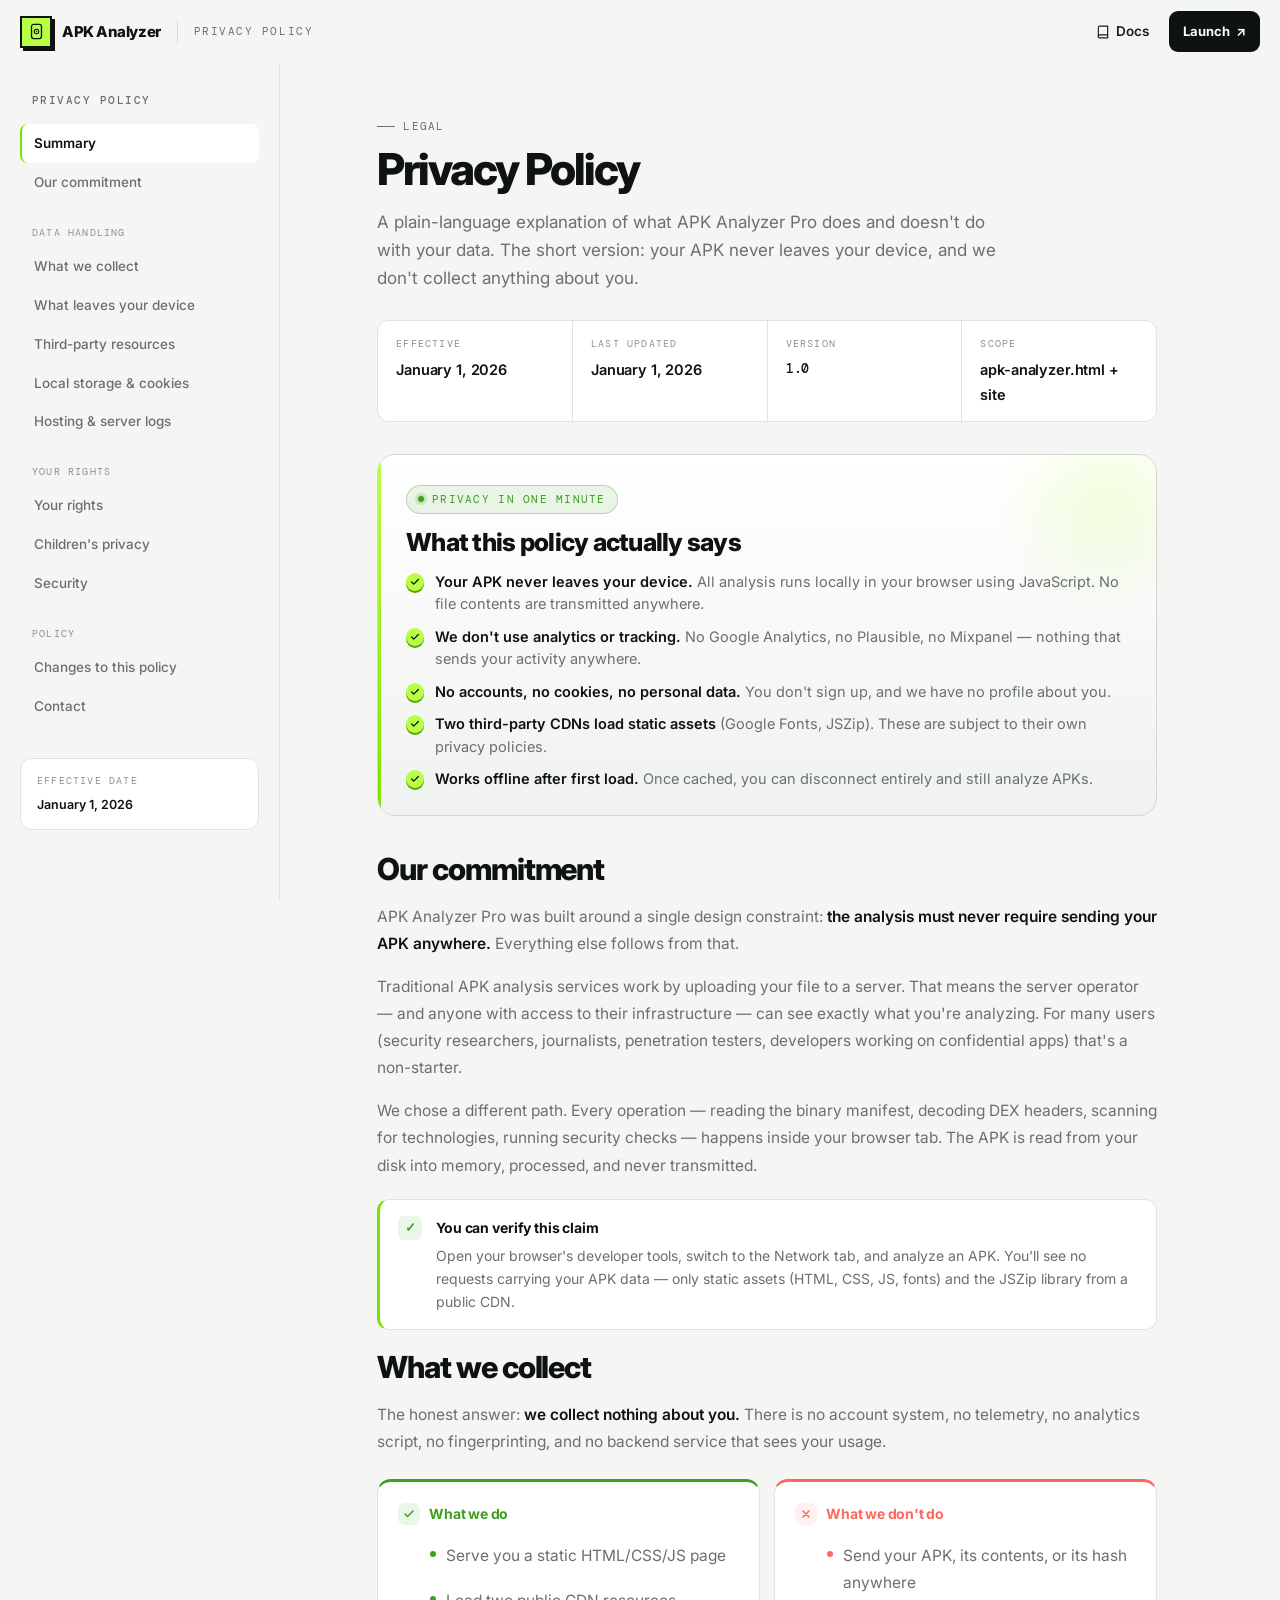
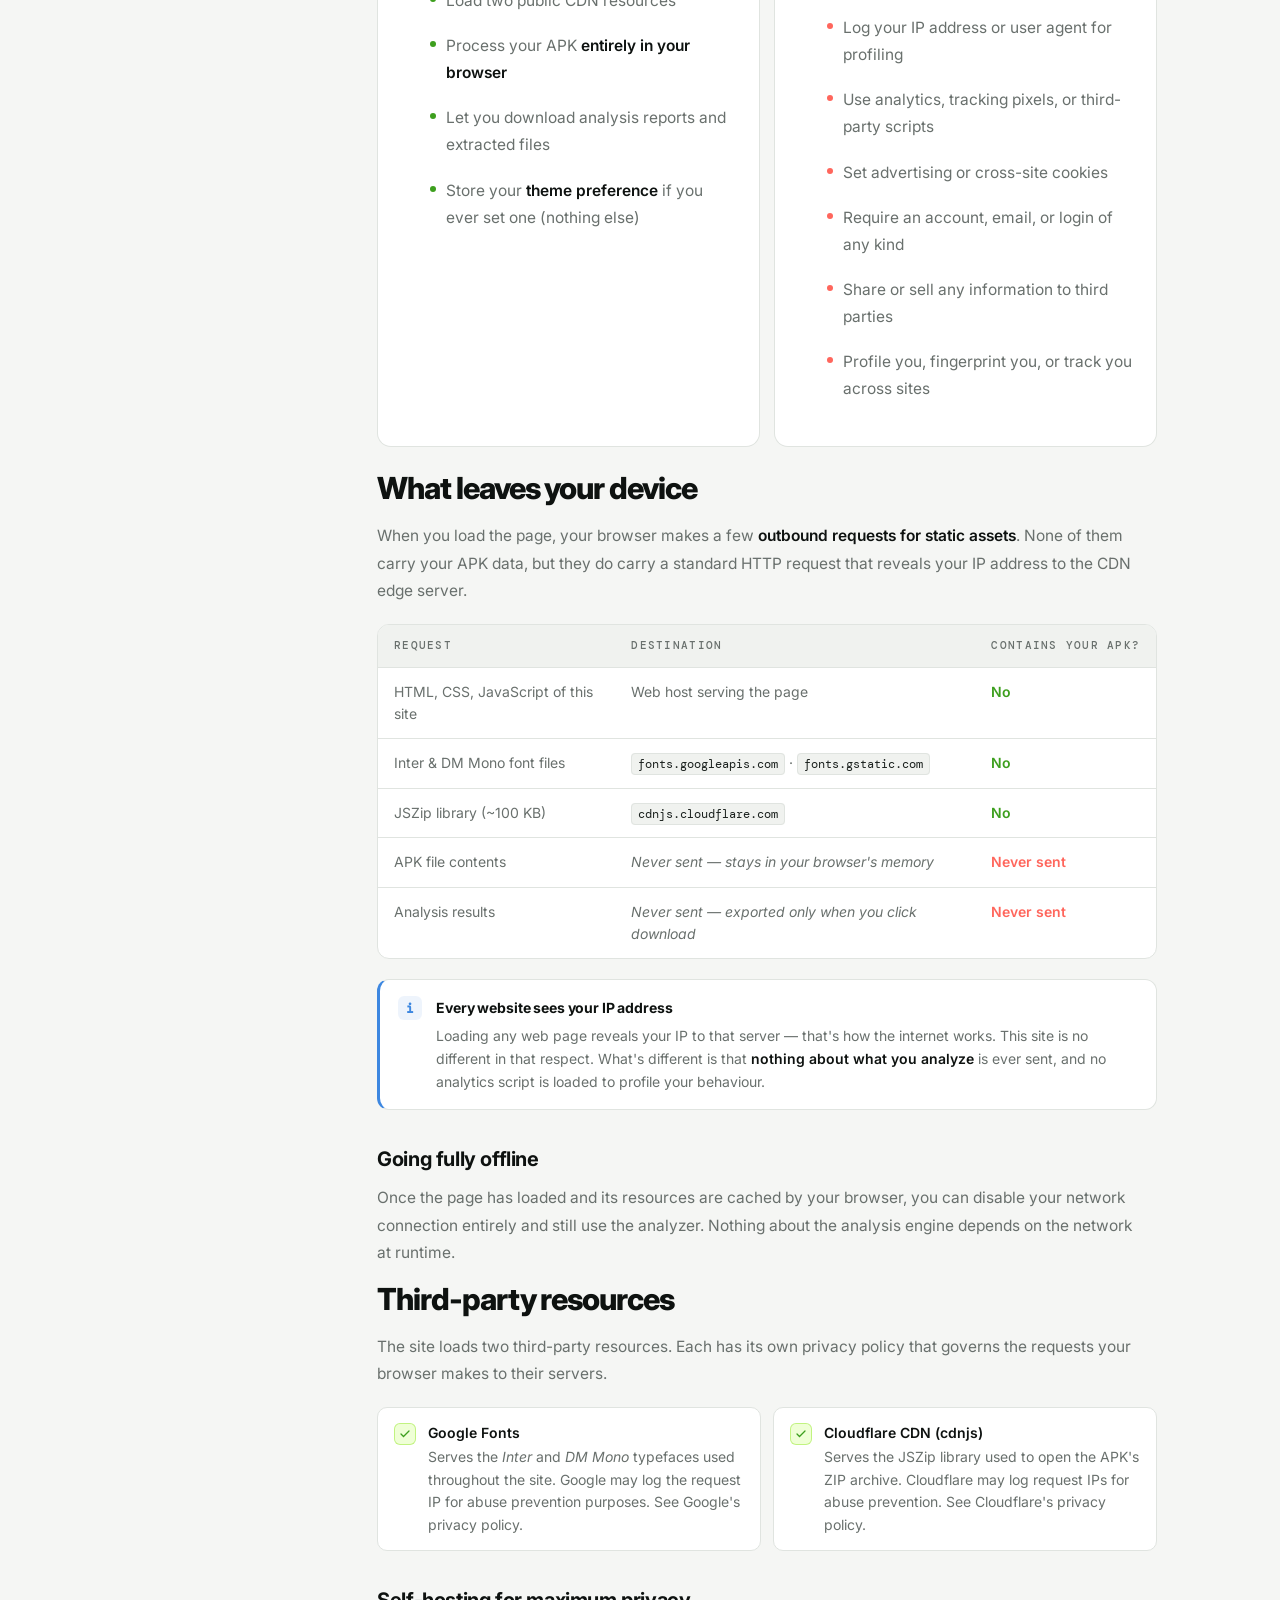
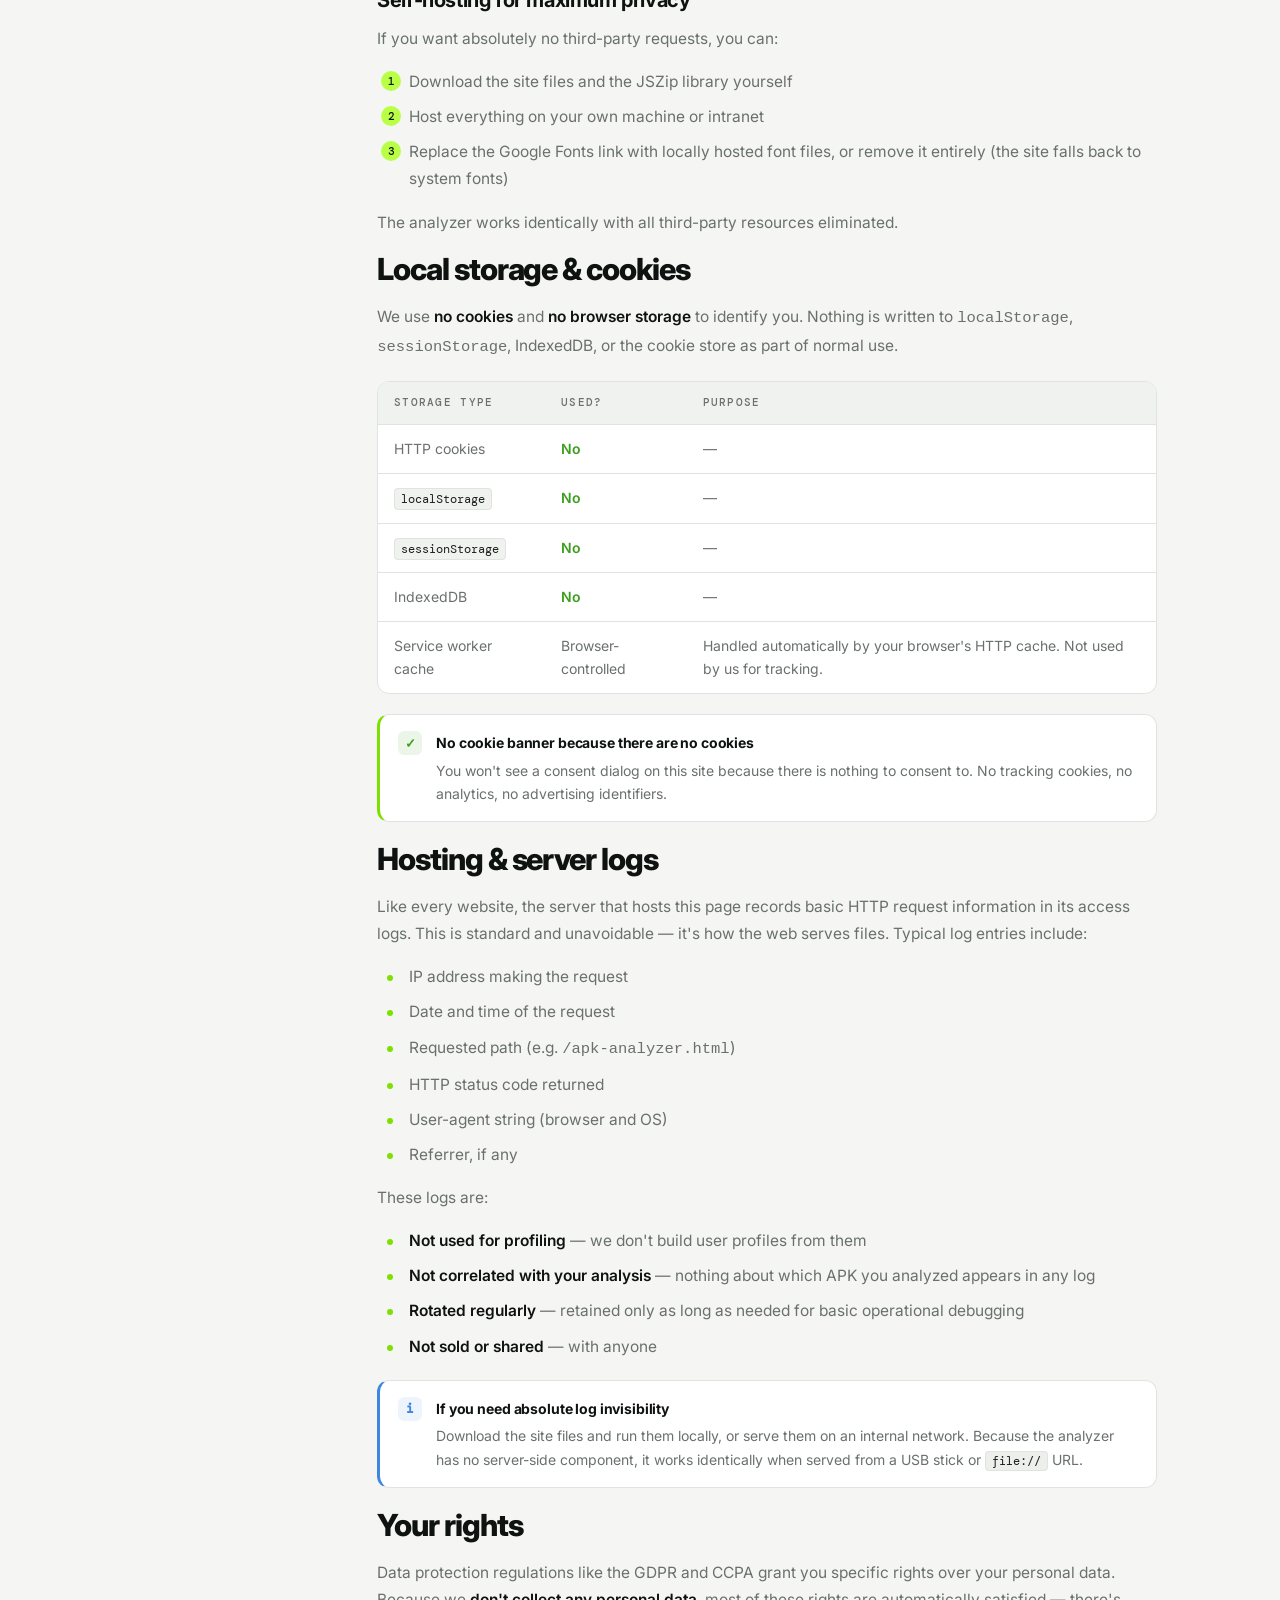
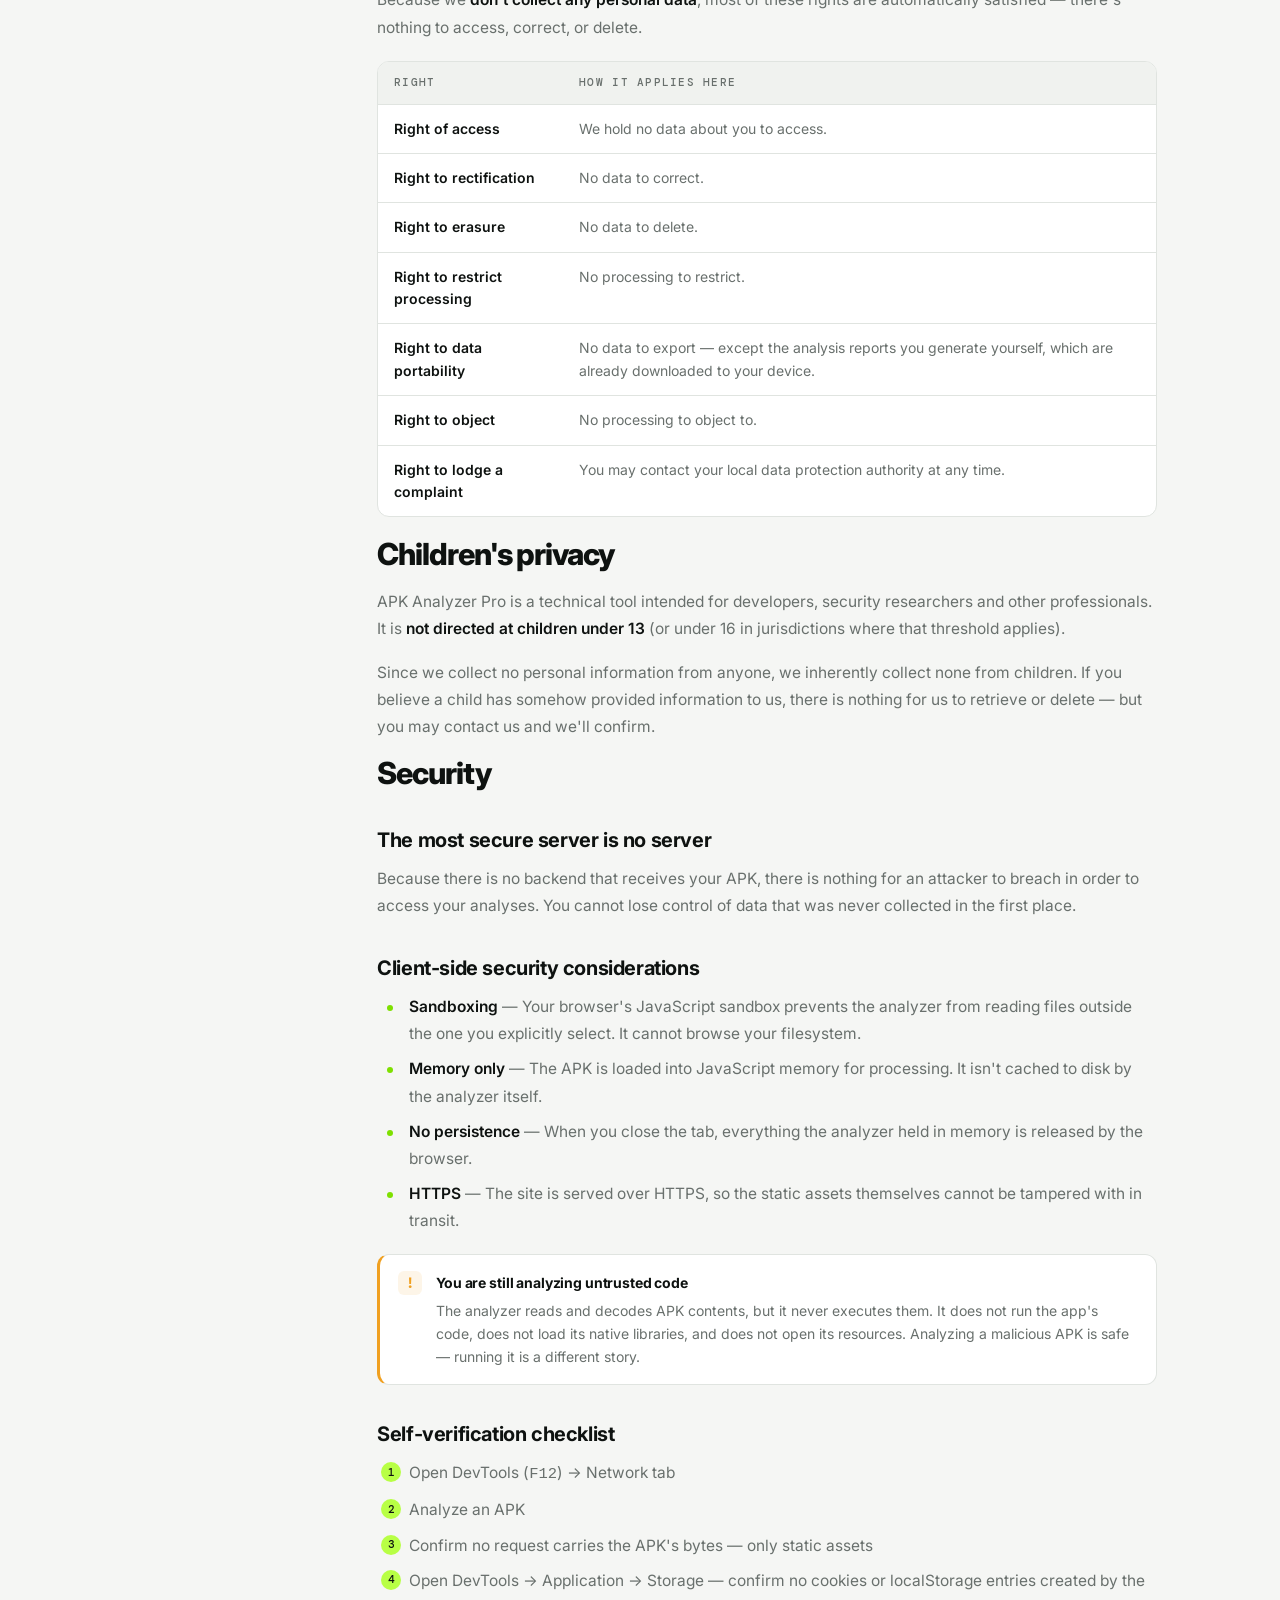
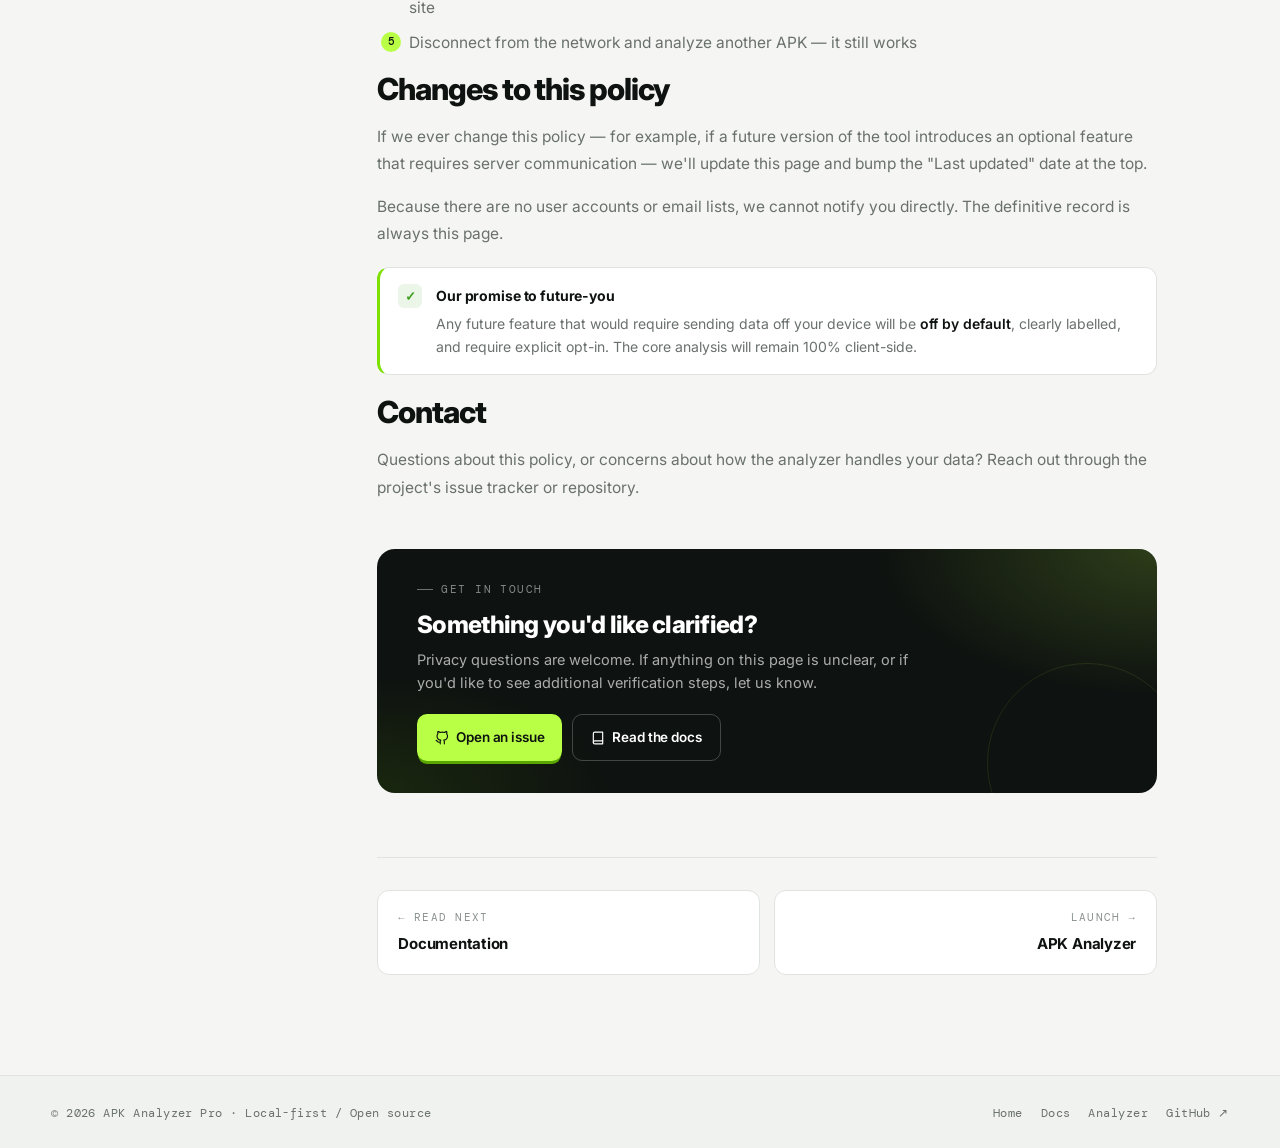
<file: privacy.html>
<!DOCTYPE html>
<html lang="en">
<head>
<meta charset="UTF-8">
<meta name="viewport" content="width=device-width, initial-scale=1.0, viewport-fit=cover">
<meta name="theme-color" content="#f5f6f4">
<meta name="description" content="Privacy Policy — APK Analyzer Pro. Your APK never leaves your device. Learn exactly what data is and isn't collected.">
<title>Privacy Policy — APK Analyzer Pro</title>
<link rel="icon" href="data:image/svg+xml,<svg xmlns='http://www.w3.org/2000/svg' viewBox='0 0 24 24' fill='none'><rect x='5' y='2' width='14' height='20' rx='3' stroke='%23101312' stroke-width='1.8'/><circle cx='12' cy='12' r='3.2' stroke='%23101312' stroke-width='1.5'/><circle cx='12' cy='12' r='.9' fill='%23101312'/></svg>">
<link rel="preconnect" href="https://fonts.googleapis.com">
<link rel="preconnect" href="https://fonts.gstatic.com" crossorigin>
<link href="https://fonts.googleapis.com/css2?family=DM+Mono:wght@400;500&family=Inter:wght@400;500;600;700;800&display=swap" rel="stylesheet">
<style>
/* ============================================================
   0. RESET + MOBILE TAP FIX
   ============================================================ */
*,*::before,*::after{
  box-sizing:border-box;margin:0;padding:0;
  -webkit-tap-highlight-color:transparent;
  -webkit-tap-highlight-color:rgba(0,0,0,0);
}
html{
  scroll-behavior:smooth;
  scroll-padding-top:96px;
  -webkit-text-size-adjust:100%;
}
body{
  background:#f5f6f4;
  color:#101312;
  font-family:'Inter',system-ui,-apple-system,sans-serif;
  font-size:16px;
  line-height:1.7;
  -webkit-font-smoothing:antialiased;
  -moz-osx-font-smoothing:grayscale;
  overflow-x:clip;
  min-height:100vh;
}
a{color:inherit;text-decoration:none}
button{font:inherit;border:none;background:none;color:inherit;cursor:pointer;font-family:inherit}
input{font:inherit;font-family:inherit}
ul,ol{list-style:none}
svg{display:block;flex-shrink:0}
img{max-width:100%;display:block}
::selection{background:#b8ff45;color:#101312}

::-webkit-scrollbar{width:10px;height:10px}
::-webkit-scrollbar-track{background:transparent}
::-webkit-scrollbar-thumb{background:#d2d7d3;border-radius:8px;border:2px solid #f5f6f4}
::-webkit-scrollbar-thumb:hover{background:#b8bfb9}

button:focus-visible,a:focus-visible,input:focus-visible,summary:focus-visible{
  outline:2px solid #7ee000;
  outline-offset:2px;
  border-radius:6px;
}

/* ============================================================
   1. TOKENS
   ============================================================ */
:root{
  --bg:#f5f6f4;
  --bg-2:#f0f2ef;
  --paper:#fff;
  --ink:#0e1210;
  --ink-2:#1a201d;
  --muted:#69706d;
  --muted-2:#8a918d;
  --line:#e0e4e0;
  --line-2:#d2d7d3;
  --soft:#ecefeb;
  --accent:#b8ff45;
  --accent-2:#7ee000;
  --accent-dim:rgba(184,255,69,.22);
  --accent-line:rgba(126,224,0,.4);
  --danger:#ff665c;
  --danger-dim:rgba(255,102,92,.09);
  --danger-line:rgba(255,102,92,.32);
  --warn:#f0a020;
  --warn-dim:rgba(240,160,32,.1);
  --warn-line:rgba(240,160,32,.32);
  --info:#3d87e0;
  --info-dim:rgba(61,135,224,.09);
  --info-line:rgba(61,135,224,.28);
  --success:#3d9f1e;
  --success-dim:rgba(61,159,30,.1);
  --success-line:rgba(61,159,30,.3);

  --topbar-h:64px;
  --side-w:280px;
  --content-max:780px;
  --ease:cubic-bezier(.22,1,.36,1);
  --ease-back:cubic-bezier(.34,1.56,.64,1);

  --safe-t:env(safe-area-inset-top,0px);
  --safe-b:env(safe-area-inset-bottom,0px);
  --safe-l:env(safe-area-inset-left,0px);
  --safe-r:env(safe-area-inset-right,0px);
}

/* ============================================================
   2. PROGRESS BAR
   ============================================================ */
.progress-bar{
  position:fixed;
  top:0;left:0;
  height:2px;
  width:0%;
  background:linear-gradient(90deg,var(--accent-2),var(--accent));
  z-index:200;
  transition:width .1s linear;
  box-shadow:0 0 8px var(--accent-2);
}

/* ============================================================
   3. TOPBAR
   ============================================================ */
.topbar{
  position:sticky;
  top:0;
  z-index:100;
  height:var(--topbar-h);
  display:flex;
  align-items:center;
  gap:14px;
  padding:0 20px;
  padding-left:calc(20px + var(--safe-l));
  padding-right:calc(20px + var(--safe-r));
  background:rgba(245,246,244,.82);
  backdrop-filter:blur(20px) saturate(180%);
  -webkit-backdrop-filter:blur(20px) saturate(180%);
  border-bottom:1px solid transparent;
  transition:border-color .3s var(--ease),background .3s var(--ease);
}
.topbar.scrolled{
  border-bottom-color:var(--line);
  background:rgba(245,246,244,.92);
}

.menu-btn{
  display:none;
  width:40px;height:40px;
  flex-shrink:0;
  border-radius:10px;
  background:var(--paper);
  border:1px solid var(--line-2);
  align-items:center;justify-content:center;
  transition:background .2s,border-color .2s,transform .15s;
}
.menu-btn:hover{border-color:var(--ink-2)}
.menu-btn:active{transform:scale(.94)}
.menu-btn .bars{width:16px;height:14px;position:relative}
.menu-btn .bar{
  position:absolute;left:0;width:100%;height:2px;
  background:var(--ink);border-radius:2px;
  transition:transform .35s var(--ease),opacity .25s,top .35s var(--ease);
}
.menu-btn .bar:nth-child(1){top:0}
.menu-btn .bar:nth-child(2){top:6px}
.menu-btn .bar:nth-child(3){top:12px}
body.drawer-open .menu-btn .bar:nth-child(1){top:6px;transform:rotate(45deg)}
body.drawer-open .menu-btn .bar:nth-child(2){opacity:0}
body.drawer-open .menu-btn .bar:nth-child(3){top:6px;transform:rotate(-45deg)}

.brand{
  display:flex;align-items:center;gap:10px;
  font-weight:800;font-size:15px;letter-spacing:-.03em;
  flex-shrink:0;padding:4px;margin:-4px;border-radius:8px;
  transition:background .2s;
}
.brand:hover{background:var(--soft)}
.brand-mark{
  width:32px;height:32px;
  border:2px solid var(--ink);
  background:var(--accent);
  color:var(--ink);
  display:grid;place-items:center;
  box-shadow:3px 3px 0 var(--ink);
  flex-shrink:0;
  transition:transform .35s var(--ease-back);
}
.brand:hover .brand-mark{transform:rotate(-6deg)}
.brand-mark svg{width:17px;height:17px}
.brand-text{white-space:nowrap}

.brand-divider{
  width:1px;height:22px;
  background:var(--line-2);
  margin:0 2px;
  flex-shrink:0;
}
.page-label{
  font-family:'DM Mono',monospace;
  font-size:11px;
  color:var(--muted);
  letter-spacing:.14em;
  text-transform:uppercase;
  white-space:nowrap;
}

.topbar-spacer{flex:1;min-width:8px}

.topbar-actions{
  display:flex;align-items:center;gap:8px;
  flex-shrink:0;
}
.topbar-link{
  display:inline-flex;align-items:center;gap:6px;
  padding:8px 12px;
  border-radius:9px;
  font-size:13.5px;
  font-weight:600;
  color:var(--ink-2);
  transition:background .2s,color .2s;
  white-space:nowrap;
}
.topbar-link:hover{background:var(--soft);color:var(--ink)}
.topbar-link svg{width:14px;height:14px}
.topbar-cta{
  display:inline-flex;align-items:center;gap:6px;
  padding:9px 14px;
  background:var(--ink);
  color:#fff;
  border-radius:9px;
  font-size:13px;
  font-weight:700;
  transition:transform .25s var(--ease-back),box-shadow .25s;
  white-space:nowrap;
}
.topbar-cta:hover{
  transform:translateY(-2px);
  box-shadow:0 8px 20px rgba(14,18,16,.22);
}

/* ============================================================
   4. LAYOUT
   ============================================================ */
.layout{
  display:grid;
  grid-template-columns:var(--side-w) minmax(0,1fr);
  max-width:1440px;
  margin:0 auto;
  gap:0;
  min-height:calc(100vh - var(--topbar-h));
}

/* ============================================================
   5. SIDEBAR / TOC
   ============================================================ */
.toc-sidebar{
  border-right:1px solid var(--line);
  padding:28px 20px 60px;
  height:calc(100vh - var(--topbar-h));
  position:sticky;
  top:var(--topbar-h);
  overflow-y:auto;
  background:var(--bg);
}
.toc-sidebar::-webkit-scrollbar{width:6px}
.toc-sidebar::-webkit-scrollbar-thumb{background:#d2d7d3;border:0}

.toc-heading{
  font-family:'DM Mono',monospace;
  font-size:10.5px;
  font-weight:500;
  color:var(--muted);
  text-transform:uppercase;
  letter-spacing:.14em;
  padding:0 12px;
  margin-bottom:14px;
}
.toc-group{margin-bottom:22px}
.toc-group-title{
  font-family:'DM Mono',monospace;
  font-size:10px;
  color:var(--muted-2);
  text-transform:uppercase;
  letter-spacing:.12em;
  padding:0 12px;
  margin-bottom:6px;
  margin-top:4px;
}
.toc-link{
  display:block;
  padding:8px 12px;
  border-radius:8px;
  color:var(--muted);
  font-size:13.5px;
  font-weight:500;
  transition:background .2s,color .2s;
  border-left:2px solid transparent;
  position:relative;
}
.toc-link:hover{background:var(--paper);color:var(--ink)}
.toc-link.active{
  color:var(--ink);
  background:var(--paper);
  font-weight:600;
  border-left-color:var(--accent-2);
}

/* Meta card at bottom of TOC */
.toc-meta{
  margin-top:32px;
  padding:14px 16px;
  background:var(--paper);
  border:1px solid var(--line);
  border-radius:12px;
  font-size:12.5px;
  line-height:1.6;
  color:var(--muted);
}
.toc-meta-label{
  font-family:'DM Mono',monospace;
  font-size:10px;
  color:var(--muted-2);
  text-transform:uppercase;
  letter-spacing:.12em;
  margin-bottom:6px;
  display:block;
}
.toc-meta strong{color:var(--ink);font-weight:600}

/* Mobile backdrop */
.sidebar-backdrop{
  display:none;
  position:fixed;
  inset:0;
  background:rgba(14,18,16,.4);
  backdrop-filter:blur(3px);
  -webkit-backdrop-filter:blur(3px);
  z-index:90;
  opacity:0;
  pointer-events:none;
  transition:opacity .3s var(--ease);
  border:none;
}
body.drawer-open .sidebar-backdrop{opacity:1;pointer-events:auto}

/* ============================================================
   6. CONTENT
   ============================================================ */
.content{
  padding:44px clamp(24px,4vw,64px) 100px;
  min-width:0;
  max-width:calc(var(--content-max) + 128px);
  margin:0 auto;
  width:100%;
}
.article{max-width:var(--content-max)}

/* ============================================================
   7. TYPOGRAPHY
   ============================================================ */
.article h1{
  font-size:clamp(2rem,4.5vw,2.75rem);
  font-weight:800;
  letter-spacing:-.045em;
  line-height:1.05;
  color:var(--ink);
  margin-bottom:16px;
}
.article h2{
  font-size:clamp(1.5rem,3vw,1.9rem);
  font-weight:800;
  letter-spacing:-.035em;
  line-height:1.15;
  color:var(--ink);
  margin-top:56px;
  margin-bottom:16px;
  scroll-margin-top:96px;
  position:relative;
  padding-right:36px;
}
.article h2:first-child{margin-top:0}
.article h3{
  font-size:clamp(1.1rem,1.8vw,1.25rem);
  font-weight:700;
  letter-spacing:-.02em;
  line-height:1.3;
  color:var(--ink);
  margin-top:36px;
  margin-bottom:12px;
  scroll-margin-top:96px;
  position:relative;
  padding-right:36px;
}
.article h4{
  font-size:15px;
  font-weight:700;
  letter-spacing:-.01em;
  color:var(--ink);
  margin-top:24px;
  margin-bottom:8px;
}

.article p{
  color:var(--muted);
  font-size:15.5px;
  line-height:1.75;
  margin-bottom:16px;
  text-wrap:pretty;
}
.article p strong{color:var(--ink);font-weight:600}
.article p a{
  color:var(--info);
  font-weight:500;
  text-decoration:underline;
  text-decoration-color:var(--info-line);
  text-underline-offset:3px;
  transition:text-decoration-color .2s;
}
.article p a:hover{text-decoration-color:var(--info)}

.article ul,
.article ol{
  margin-bottom:16px;
  padding-left:4px;
}
.article ul li,
.article ol li{
  color:var(--muted);
  font-size:15.5px;
  line-height:1.75;
  padding-left:28px;
  position:relative;
  margin-bottom:8px;
}
.article ul li::before{
  content:'';
  position:absolute;
  left:6px;top:12px;
  width:6px;height:6px;
  border-radius:50%;
  background:var(--accent-2);
}
.article ol{counter-reset:num}
.article ol li{counter-increment:num}
.article ol li::before{
  content:counter(num);
  position:absolute;
  left:0;top:3px;
  font-family:'DM Mono',monospace;
  font-size:11px;
  font-weight:500;
  color:var(--ink);
  background:var(--accent);
  width:20px;height:20px;
  display:grid;place-items:center;
  border-radius:50%;
  line-height:1;
}
.article li strong{color:var(--ink);font-weight:600}

.lede{
  font-size:17px !important;
  line-height:1.65 !important;
  color:var(--muted) !important;
  margin-bottom:28px !important;
  max-width:640px;
}

.anchor-link{
  position:absolute;
  right:0;top:50%;
  transform:translateY(-50%);
  width:28px;height:28px;
  display:grid;place-items:center;
  border-radius:7px;
  color:var(--muted-2);
  opacity:0;
  transition:opacity .2s,background .2s,color .2s;
}
.article h2:hover .anchor-link,
.article h3:hover .anchor-link,
.anchor-link:focus-visible{opacity:1}
.anchor-link:hover{background:var(--soft);color:var(--ink)}
.anchor-link svg{width:14px;height:14px}

/* Section eyebrow */
.section-eyebrow{
  display:inline-flex;
  align-items:center;
  gap:8px;
  font-family:'DM Mono',monospace;
  font-size:11px;
  color:var(--muted);
  text-transform:uppercase;
  letter-spacing:.12em;
  margin-bottom:10px;
}
.section-eyebrow::before{
  content:'';
  width:18px;height:1px;
  background:var(--muted);
}

/* ============================================================
   8. CALLOUTS
   ============================================================ */
.callout{
  display:flex;
  gap:14px;
  padding:16px 18px;
  border-radius:12px;
  border:1px solid var(--line);
  background:var(--paper);
  margin:20px 0;
  border-left-width:3px;
}
.callout-icon{
  width:24px;height:24px;
  flex-shrink:0;
  display:grid;place-items:center;
  border-radius:6px;
  font-family:'DM Mono',monospace;
  font-size:13px;
  font-weight:600;
  line-height:1;
}
.callout-body{flex:1;min-width:0}
.callout-title{
  font-size:14px;
  font-weight:700;
  color:var(--ink);
  margin-bottom:4px;
  letter-spacing:-.01em;
}
.callout-body p{
  font-size:14px !important;
  line-height:1.65 !important;
  margin:0 !important;
  color:var(--muted) !important;
}
.callout-body p + p{margin-top:8px !important}
.callout-body code{
  font-family:'DM Mono',monospace;
  font-size:12px;
  background:var(--soft);
  color:var(--ink-2);
  padding:1px 6px;
  border-radius:4px;
  border:1px solid var(--line);
}

.callout.info{border-left-color:var(--info)}
.callout.info .callout-icon{color:var(--info);background:var(--info-dim)}
.callout.tip{border-left-color:var(--accent-2)}
.callout.tip .callout-icon{color:var(--success);background:var(--success-dim)}
.callout.warn{border-left-color:var(--warn)}
.callout.warn .callout-icon{color:var(--warn);background:var(--warn-dim)}
.callout.danger{border-left-color:var(--danger)}
.callout.danger .callout-icon{color:var(--danger);background:var(--danger-dim)}

/* ============================================================
   9. SUMMARY CARD (hero-style TL;DR)
   ============================================================ */
.summary-card{
  position:relative;
  background:linear-gradient(180deg,#fff,var(--bg-2));
  border:1px solid var(--line-2);
  border-radius:18px;
  padding:28px 28px 24px;
  margin:28px 0 36px;
  overflow:hidden;
}
.summary-card::before{
  content:'';
  position:absolute;
  top:0;left:0;
  width:3px;height:100%;
  background:linear-gradient(180deg,var(--accent),var(--accent-2));
}
.summary-card::after{
  content:'';
  position:absolute;
  top:-60px;right:-60px;
  width:220px;height:220px;
  background:radial-gradient(circle,rgba(184,255,69,.18),transparent 70%);
  pointer-events:none;
}
.summary-label{
  display:inline-flex;
  align-items:center;
  gap:8px;
  font-family:'DM Mono',monospace;
  font-size:10.5px;
  color:var(--success);
  background:var(--success-dim);
  border:1px solid var(--success-line);
  padding:5px 11px;
  border-radius:999px;
  letter-spacing:.12em;
  text-transform:uppercase;
  margin-bottom:14px;
}
.summary-label .live-dot{
  width:6px;height:6px;border-radius:50%;
  background:var(--success);
  box-shadow:0 0 0 3px rgba(61,159,30,.2);
  animation:pulseDot 2s infinite;
}
@keyframes pulseDot{
  0%,100%{box-shadow:0 0 0 3px rgba(61,159,30,.2)}
  50%{box-shadow:0 0 0 8px rgba(61,159,30,0)}
}
.summary-card h2{
  margin-top:0 !important;
  font-size:clamp(1.25rem,2.4vw,1.55rem) !important;
  padding-right:0 !important;
  margin-bottom:14px !important;
  letter-spacing:-.03em !important;
}
.summary-list{
  display:flex;
  flex-direction:column;
  gap:10px;
  position:relative;
  z-index:1;
}
.summary-item{
  display:flex;
  gap:11px;
  align-items:flex-start;
  font-size:14.5px;
  line-height:1.55;
  color:var(--muted);
}
.summary-item .check{
  width:18px;height:18px;
  flex-shrink:0;
  border-radius:50%;
  background:var(--accent);
  color:var(--ink);
  display:grid;place-items:center;
  margin-top:2px;
  box-shadow:0 2px 0 #5aa600;
}
.summary-item .check svg{width:10px;height:10px}
.summary-item strong{color:var(--ink);font-weight:600}

/* ============================================================
   10. COMPARISON GRID — We do / We don't
   ============================================================ */
.compare-grid{
  display:grid;
  grid-template-columns:repeat(auto-fit,minmax(280px,1fr));
  gap:14px;
  margin:24px 0;
}
.compare-col{
  background:var(--paper);
  border:1px solid var(--line);
  border-radius:14px;
  padding:20px;
  min-width:0;
}
.compare-col.yes{border-top:3px solid var(--success)}
.compare-col.no{border-top:3px solid var(--danger)}
.compare-head{
  display:flex;
  align-items:center;
  gap:9px;
  margin-bottom:16px;
  font-size:14px;
  font-weight:700;
  letter-spacing:-.015em;
}
.compare-head .icon{
  width:22px;height:22px;
  display:grid;place-items:center;
  border-radius:7px;
  flex-shrink:0;
}
.compare-col.yes .compare-head .icon{background:var(--success-dim);color:var(--success)}
.compare-col.no .compare-head .icon{background:var(--danger-dim);color:var(--danger)}
.compare-head .icon svg{width:12px;height:12px}
.compare-col.yes .compare-head{color:var(--success)}
.compare-col.no .compare-head{color:var(--danger)}

.compare-list{
  display:flex;
  flex-direction:column;
  gap:10px;
}
.compare-list li{
  font-size:14px;
  line-height:1.6;
  color:var(--muted);
  padding-left:0;
  position:static;
  display:flex;
  gap:10px;
  align-items:flex-start;
  margin-bottom:0;
}
.compare-list li::before{display:none}
.compare-list li .bullet{
  width:6px;height:6px;
  border-radius:50%;
  flex-shrink:0;
  margin-top:9px;
}
.compare-col.yes .compare-list li .bullet{background:var(--success)}
.compare-col.no .compare-list li .bullet{background:var(--danger)}
.compare-list li strong{color:var(--ink);font-weight:600}

/* ============================================================
   11. TABLES
   ============================================================ */
.table-wrap{
  margin:20px 0;
  border:1px solid var(--line);
  border-radius:12px;
  overflow:hidden;
  background:var(--paper);
  overflow-x:auto;
}
table{
  width:100%;
  border-collapse:collapse;
  font-size:14px;
  min-width:520px;
}
thead{
  background:var(--bg-2);
  border-bottom:1px solid var(--line);
}
th{
  text-align:left;
  padding:12px 16px;
  font-family:'DM Mono',monospace;
  font-size:10.5px;
  font-weight:500;
  color:var(--muted);
  text-transform:uppercase;
  letter-spacing:.12em;
  white-space:nowrap;
}
td{
  padding:13px 16px;
  color:var(--muted);
  font-size:14px;
  line-height:1.6;
  border-top:1px solid var(--line);
  vertical-align:top;
}
tbody tr:first-child td{border-top:0}
tbody tr:hover{background:rgba(184,255,69,.035)}
td strong{color:var(--ink);font-weight:600}
td code{
  font-family:'DM Mono',monospace;
  font-size:12px;
  background:var(--bg-2);
  color:var(--ink-2);
  padding:2px 6px;
  border-radius:4px;
  border:1px solid var(--line);
}

/* ============================================================
   12. FEATURE LIST
   ============================================================ */
.feature-list{
  display:grid;
  grid-template-columns:repeat(auto-fit,minmax(260px,1fr));
  gap:12px;
  margin:20px 0;
}
.feature-item{
  display:flex;
  gap:12px;
  padding:14px 16px;
  background:var(--paper);
  border:1px solid var(--line);
  border-radius:10px;
  font-size:14px;
  color:var(--muted);
  line-height:1.6;
  transition:border-color .2s;
}
.feature-item:hover{border-color:var(--line-2)}
.feature-item .fi-icon{
  width:22px;height:22px;
  flex-shrink:0;
  border-radius:6px;
  display:grid;place-items:center;
  background:var(--accent-dim);
  color:var(--success);
  border:1px solid var(--accent-line);
  margin-top:1px;
}
.feature-item .fi-icon svg{width:12px;height:12px}
.feature-item strong{color:var(--ink);font-weight:600;display:block;margin-bottom:2px}

/* ============================================================
   13. METADATA STRIP
   ============================================================ */
.meta-strip{
  display:grid;
  grid-template-columns:repeat(auto-fit,minmax(150px,1fr));
  gap:1px;
  background:var(--line);
  border:1px solid var(--line);
  border-radius:12px;
  overflow:hidden;
  margin:24px 0 32px;
}
.meta-block{
  background:var(--paper);
  padding:14px 18px;
  min-width:0;
}
.meta-block .k{
  font-family:'DM Mono',monospace;
  font-size:10px;
  color:var(--muted-2);
  text-transform:uppercase;
  letter-spacing:.12em;
  margin-bottom:6px;
}
.meta-block .v{
  font-size:14.5px;
  font-weight:600;
  color:var(--ink);
  letter-spacing:-.01em;
  overflow:hidden;
  text-overflow:ellipsis;
}
.meta-block .v.mono{
  font-family:'DM Mono',monospace;
  font-size:13px;
  font-weight:500;
}

/* ============================================================
   14. CONTACT / CTA
   ============================================================ */
.contact-card{
  position:relative;
  background:var(--ink);
  color:#fff;
  border-radius:18px;
  padding:32px clamp(24px,4vw,40px);
  margin:48px 0 0;
  overflow:hidden;
  isolation:isolate;
}
.contact-card::before{
  content:'';
  position:absolute;
  inset:0;
  background:
    radial-gradient(ellipse 60% 100% at 100% 0%, rgba(184,255,69,.18), transparent 60%),
    radial-gradient(ellipse 50% 80% at 0% 100%, rgba(126,224,0,.1), transparent 60%);
  z-index:-1;
}
.contact-card::after{
  content:'';
  position:absolute;
  right:-30px;bottom:-70px;
  width:200px;height:200px;
  border-radius:50%;
  border:1px solid rgba(184,255,69,.1);
  pointer-events:none;
}
.contact-eyebrow{
  font-family:'DM Mono',monospace;
  font-size:10.5px;
  color:rgba(255,255,255,.5);
  text-transform:uppercase;
  letter-spacing:.14em;
  margin-bottom:10px;
  display:flex;
  align-items:center;
  gap:8px;
}
.contact-eyebrow::before{
  content:'';
  width:16px;height:1px;
  background:rgba(255,255,255,.4);
}
.contact-card h3{
  color:#fff;
  font-size:clamp(1.2rem,2.4vw,1.5rem);
  font-weight:800;
  letter-spacing:-.03em;
  margin:0 0 8px;
  padding-right:0;
}
.contact-card p{
  color:rgba(255,255,255,.65) !important;
  font-size:14.5px !important;
  line-height:1.6 !important;
  margin:0 0 20px !important;
  max-width:520px;
}
.contact-actions{
  display:flex;
  gap:10px;
  flex-wrap:wrap;
}
.contact-btn{
  display:inline-flex;
  align-items:center;
  gap:7px;
  padding:11px 18px;
  border-radius:10px;
  font-size:13.5px;
  font-weight:600;
  letter-spacing:-.01em;
  transition:transform .25s var(--ease-back),background .2s,border-color .2s,box-shadow .2s;
  white-space:nowrap;
}
.contact-btn.primary{
  background:var(--accent);
  color:var(--ink);
  box-shadow:0 4px 0 -1px #5aa600;
}
.contact-btn.primary:hover{
  transform:translateY(-2px);
  box-shadow:0 6px 0 -1px #5aa600;
}
.contact-btn.ghost{
  background:transparent;
  color:#fff;
  border:1px solid rgba(255,255,255,.22);
}
.contact-btn.ghost:hover{
  background:rgba(255,255,255,.08);
  border-color:rgba(255,255,255,.4);
}
.contact-btn svg{width:14px;height:14px}

/* ============================================================
   15. PAGE NAV
   ============================================================ */
.page-nav{
  display:grid;
  grid-template-columns:1fr 1fr;
  gap:14px;
  margin-top:64px;
  padding-top:32px;
  border-top:1px solid var(--line);
}
.page-nav-link{
  display:flex;
  flex-direction:column;
  gap:4px;
  padding:18px 20px;
  background:var(--paper);
  border:1px solid var(--line);
  border-radius:12px;
  transition:border-color .25s,transform .25s var(--ease-back);
  min-width:0;
}
.page-nav-link:hover{border-color:var(--ink);transform:translateY(-2px)}
.page-nav-link.next{text-align:right;align-items:flex-end}
.page-nav-link .dir{
  font-family:'DM Mono',monospace;
  font-size:10.5px;
  color:var(--muted-2);
  text-transform:uppercase;
  letter-spacing:.12em;
}
.page-nav-link .title{
  font-size:15px;
  font-weight:700;
  color:var(--ink);
  letter-spacing:-.015em;
  overflow:hidden;
  text-overflow:ellipsis;
  white-space:nowrap;
  max-width:100%;
}

/* ============================================================
   16. FOOTER
   ============================================================ */
footer{
  border-top:1px solid var(--line);
  padding:28px clamp(24px,4vw,64px);
  background:var(--bg-2);
  font-family:'DM Mono',monospace;
  font-size:11.5px;
  color:var(--muted);
  display:flex;
  justify-content:space-between;
  align-items:center;
  flex-wrap:wrap;
  gap:14px;
  letter-spacing:.04em;
}
footer a{transition:color .2s}
footer a:hover{color:var(--ink)}
.footer-links{display:flex;gap:18px;flex-wrap:wrap}

/* ============================================================
   17. RESPONSIVE
   ============================================================ */
@media (max-width:1024px){
  :root{--side-w:240px}
  .content{padding:36px clamp(20px,3vw,40px) 80px}
  .article h2{margin-top:48px}
}

@media (max-width:900px){
  .layout{grid-template-columns:1fr}
  .menu-btn{display:flex}
  .page-label{display:none}
  .brand-divider{display:none}

  .toc-sidebar{
    position:fixed;
    top:var(--topbar-h);
    left:0;
    bottom:0;
    width:min(300px,86vw);
    height:auto;
    transform:translateX(-100%);
    transition:transform .35s var(--ease);
    box-shadow:8px 0 40px rgba(14,18,16,.14);
    z-index:95;
    padding-top:24px;
    padding-left:calc(20px + var(--safe-l));
    padding-bottom:calc(40px + var(--safe-b));
  }
  body.drawer-open .toc-sidebar{transform:translateX(0)}
  .sidebar-backdrop{display:block}

  .content{
    padding:28px 20px 70px;
    padding-bottom:calc(70px + var(--safe-b));
  }

  .article h1{font-size:1.85rem}
  .article h2{font-size:1.45rem;margin-top:44px}
  .article h3{font-size:1.1rem}
  .lede{font-size:16px !important}

  .page-nav{grid-template-columns:1fr}
  .page-nav-link.next{text-align:left;align-items:flex-start}
}

@media (max-width:640px){
  :root{--topbar-h:60px}
  .topbar{padding-left:calc(12px + var(--safe-l));padding-right:calc(12px + var(--safe-r));gap:10px}
  .brand-text{display:none}
  .topbar-link{padding:8px 10px;font-size:13px}
  .topbar-link span{display:none}
  .topbar-cta{padding:8px 12px;font-size:12.5px}

  .content{padding:24px 16px 60px;padding-bottom:calc(60px + var(--safe-b))}

  .article h1{font-size:1.65rem;letter-spacing:-.035em}
  .article h2{font-size:1.3rem;margin-top:40px}
  .article h2,.article h3{padding-right:0}
  .anchor-link{display:none}
  .article h3{font-size:1.05rem;margin-top:28px}
  .article p{font-size:15px}
  .article ul li,.article ol li{font-size:15px}

  .callout{padding:14px 16px;gap:12px}
  .callout-body p{font-size:13.5px !important}

  .summary-card{padding:22px 20px}
  .summary-item{font-size:14px}

  .compare-grid{grid-template-columns:1fr}

  table{font-size:13px;min-width:440px}
  th{padding:10px 12px;font-size:10px}
  td{padding:11px 12px;font-size:13px}

  .meta-strip{grid-template-columns:1fr 1fr}

  .feature-list{grid-template-columns:1fr}

  .contact-card{padding:26px 22px;border-radius:16px}

  footer{padding:22px 18px;font-size:11px;flex-direction:column;align-items:flex-start}
}

@media (max-width:400px){
  .article h1{font-size:1.5rem}
  .article h2{font-size:1.2rem}
  .topbar-cta span{display:none}
  .topbar-cta{padding:8px 10px}
  .meta-strip{grid-template-columns:1fr}
}

@media (prefers-reduced-motion:reduce){
  *,*::before,*::after{
    animation-duration:.01ms !important;
    transition-duration:.01ms !important;
    scroll-behavior:auto !important;
  }
}

@media print{
  .topbar,.toc-sidebar,.progress-bar,.page-nav,footer,.anchor-link{display:none !important}
  .layout{grid-template-columns:1fr;max-width:none}
  .content{padding:0;max-width:none}
  body{background:#fff;color:#000}
  a{color:#000;text-decoration:underline}
  .contact-card{background:#f5f5f5;color:#000;border:1px solid #ccc}
  .contact-card h3,.contact-card p{color:#000 !important}
  .contact-btn{border:1px solid #999;background:#fff;color:#000;box-shadow:none}
  h2,h3{page-break-after:avoid}
  table,.callout,.summary-card{page-break-inside:avoid}
}
</style>
</head>
<body>

<!-- Progress bar -->
<div class="progress-bar" id="progressBar"></div>

<!-- ============ TOPBAR ============ -->
<header class="topbar" id="topbar">
  <button class="menu-btn" id="menuBtn" aria-label="Toggle table of contents" aria-expanded="false">
    <span class="bars">
      <span class="bar"></span>
      <span class="bar"></span>
      <span class="bar"></span>
    </span>
  </button>

  <a class="brand" href="index.html" title="Back to home">
    <span class="brand-mark">
      <svg viewBox="0 0 24 24" fill="none"><rect x="5" y="2" width="14" height="20" rx="3" stroke="currentColor" stroke-width="1.8"/><circle cx="12" cy="12" r="3.2" stroke="currentColor" stroke-width="1.5"/><circle cx="12" cy="12" r=".9" fill="currentColor"/></svg>
    </span>
    <span class="brand-text">APK Analyzer</span>
  </a>
  <span class="brand-divider"></span>
  <span class="page-label">Privacy Policy</span>

  <div class="topbar-spacer"></div>

  <div class="topbar-actions">
    <a class="topbar-link" href="documentation.html">
      <svg viewBox="0 0 24 24" fill="none" stroke="currentColor" stroke-width="2" stroke-linecap="round" stroke-linejoin="round"><path d="M4 19.5A2.5 2.5 0 0 1 6.5 17H20"/><path d="M6.5 2H20v20H6.5A2.5 2.5 0 0 1 4 19.5v-15A2.5 2.5 0 0 1 6.5 2z"/></svg>
      <span>Docs</span>
    </a>
    <a class="topbar-cta" href="apk-analyzer.html">
      Launch <span>↗</span>
    </a>
  </div>
</header>

<!-- ============ LAYOUT ============ -->
<div class="layout">

  <div class="sidebar-backdrop" id="sidebarBackdrop"></div>

  <!-- TOC Sidebar -->
  <aside class="toc-sidebar" id="tocSidebar" aria-label="Table of contents">
    <div class="toc-heading">Privacy Policy</div>

    <nav class="toc">
      <div class="toc-group">
        <a class="toc-link active" href="#summary">Summary</a>
        <a class="toc-link" href="#commitment">Our commitment</a>
      </div>

      <div class="toc-group">
        <div class="toc-group-title">Data handling</div>
        <a class="toc-link" href="#what-we-collect">What we collect</a>
        <a class="toc-link" href="#what-leaves-device">What leaves your device</a>
        <a class="toc-link" href="#third-parties">Third-party resources</a>
        <a class="toc-link" href="#local-storage">Local storage &amp; cookies</a>
        <a class="toc-link" href="#server-logs">Hosting &amp; server logs</a>
      </div>

      <div class="toc-group">
        <div class="toc-group-title">Your rights</div>
        <a class="toc-link" href="#your-rights">Your rights</a>
        <a class="toc-link" href="#children">Children's privacy</a>
        <a class="toc-link" href="#security">Security</a>
      </div>

      <div class="toc-group">
        <div class="toc-group-title">Policy</div>
        <a class="toc-link" href="#changes">Changes to this policy</a>
        <a class="toc-link" href="#contact">Contact</a>
      </div>
    </nav>

    <div class="toc-meta">
      <span class="toc-meta-label">Effective date</span>
      <strong>January 1, 2026</strong>
    </div>
  </aside>

  <!-- Main content -->
  <main class="content">
    <article class="article" id="article">

      <!-- ==================== HERO ==================== -->
      <section id="summary" data-toc="Summary">
        <div class="section-eyebrow">Legal</div>
        <h1>Privacy Policy</h1>
        <p class="lede">A plain-language explanation of what APK Analyzer Pro does and doesn't do with your data. The short version: your APK never leaves your device, and we don't collect anything about you.</p>

        <div class="meta-strip">
          <div class="meta-block">
            <div class="k">Effective</div>
            <div class="v">January 1, 2026</div>
          </div>
          <div class="meta-block">
            <div class="k">Last updated</div>
            <div class="v">January 1, 2026</div>
          </div>
          <div class="meta-block">
            <div class="k">Version</div>
            <div class="v mono">1.0</div>
          </div>
          <div class="meta-block">
            <div class="k">Scope</div>
            <div class="v">apk-analyzer.html + site</div>
          </div>
        </div>

        <div class="summary-card">
          <span class="summary-label"><span class="live-dot"></span>Privacy in one minute</span>
          <h2>What this policy actually says</h2>
          <div class="summary-list">
            <div class="summary-item">
              <span class="check"><svg viewBox="0 0 24 24" fill="none" stroke="currentColor" stroke-width="3" stroke-linecap="round" stroke-linejoin="round"><path d="M20 6L9 17l-5-5"/></svg></span>
              <span><strong>Your APK never leaves your device.</strong> All analysis runs locally in your browser using JavaScript. No file contents are transmitted anywhere.</span>
            </div>
            <div class="summary-item">
              <span class="check"><svg viewBox="0 0 24 24" fill="none" stroke="currentColor" stroke-width="3" stroke-linecap="round" stroke-linejoin="round"><path d="M20 6L9 17l-5-5"/></svg></span>
              <span><strong>We don't use analytics or tracking.</strong> No Google Analytics, no Plausible, no Mixpanel — nothing that sends your activity anywhere.</span>
            </div>
            <div class="summary-item">
              <span class="check"><svg viewBox="0 0 24 24" fill="none" stroke="currentColor" stroke-width="3" stroke-linecap="round" stroke-linejoin="round"><path d="M20 6L9 17l-5-5"/></svg></span>
              <span><strong>No accounts, no cookies, no personal data.</strong> You don't sign up, and we have no profile about you.</span>
            </div>
            <div class="summary-item">
              <span class="check"><svg viewBox="0 0 24 24" fill="none" stroke="currentColor" stroke-width="3" stroke-linecap="round" stroke-linejoin="round"><path d="M20 6L9 17l-5-5"/></svg></span>
              <span><strong>Two third-party CDNs load static assets</strong> (Google Fonts, JSZip). These are subject to their own privacy policies.</span>
            </div>
            <div class="summary-item">
              <span class="check"><svg viewBox="0 0 24 24" fill="none" stroke="currentColor" stroke-width="3" stroke-linecap="round" stroke-linejoin="round"><path d="M20 6L9 17l-5-5"/></svg></span>
              <span><strong>Works offline after first load.</strong> Once cached, you can disconnect entirely and still analyze APKs.</span>
            </div>
          </div>
        </div>
      </section>

      <!-- ==================== COMMITMENT ==================== -->
      <section id="commitment" data-toc="Our commitment">
        <h2>
          Our commitment
          <a class="anchor-link" href="#commitment" aria-label="Link to Our commitment">
            <svg viewBox="0 0 24 24" fill="none" stroke="currentColor" stroke-width="2" stroke-linecap="round" stroke-linejoin="round"><path d="M10 13a5 5 0 0 0 7.54.54l3-3a5 5 0 0 0-7.07-7.07l-1.72 1.71"/><path d="M14 11a5 5 0 0 0-7.54-.54l-3 3a5 5 0 0 0 7.07 7.07l1.71-1.71"/></svg>
          </a>
        </h2>
        <p>APK Analyzer Pro was built around a single design constraint: <strong>the analysis must never require sending your APK anywhere.</strong> Everything else follows from that.</p>

        <p>Traditional APK analysis services work by uploading your file to a server. That means the server operator — and anyone with access to their infrastructure — can see exactly what you're analyzing. For many users (security researchers, journalists, penetration testers, developers working on confidential apps) that's a non-starter.</p>

        <p>We chose a different path. Every operation — reading the binary manifest, decoding DEX headers, scanning for technologies, running security checks — happens inside your browser tab. The APK is read from your disk into memory, processed, and never transmitted.</p>

        <div class="callout tip">
          <div class="callout-icon">✓</div>
          <div class="callout-body">
            <div class="callout-title">You can verify this claim</div>
            <p>Open your browser's developer tools, switch to the Network tab, and analyze an APK. You'll see no requests carrying your APK data — only static assets (HTML, CSS, JS, fonts) and the JSZip library from a public CDN.</p>
          </div>
        </div>
      </section>

      <!-- ==================== WHAT WE COLLECT ==================== -->
      <section id="what-we-collect" data-toc="What we collect">
        <h2>
          What we collect
          <a class="anchor-link" href="#what-we-collect" aria-label="Link to What we collect">
            <svg viewBox="0 0 24 24" fill="none" stroke="currentColor" stroke-width="2" stroke-linecap="round" stroke-linejoin="round"><path d="M10 13a5 5 0 0 0 7.54.54l3-3a5 5 0 0 0-7.07-7.07l-1.72 1.71"/><path d="M14 11a5 5 0 0 0-7.54-.54l-3 3a5 5 0 0 0 7.07 7.07l1.71-1.71"/></svg>
          </a>
        </h2>
        <p>The honest answer: <strong>we collect nothing about you.</strong> There is no account system, no telemetry, no analytics script, no fingerprinting, and no backend service that sees your usage.</p>

        <div class="compare-grid">
          <div class="compare-col yes">
            <div class="compare-head">
              <span class="icon"><svg viewBox="0 0 24 24" fill="none" stroke="currentColor" stroke-width="3" stroke-linecap="round" stroke-linejoin="round"><path d="M20 6L9 17l-5-5"/></svg></span>
              What we do
            </div>
            <ul class="compare-list">
              <li><span class="bullet"></span><span>Serve you a static HTML/CSS/JS page</span></li>
              <li><span class="bullet"></span><span>Load two public CDN resources</span></li>
              <li><span class="bullet"></span><span>Process your APK <strong>entirely in your browser</strong></span></li>
              <li><span class="bullet"></span><span>Let you download analysis reports and extracted files</span></li>
              <li><span class="bullet"></span><span>Store your <strong>theme preference</strong> if you ever set one (nothing else)</span></li>
            </ul>
          </div>
          <div class="compare-col no">
            <div class="compare-head">
              <span class="icon"><svg viewBox="0 0 24 24" fill="none" stroke="currentColor" stroke-width="3" stroke-linecap="round" stroke-linejoin="round"><path d="M18 6L6 18M6 6l12 12"/></svg></span>
              What we don't do
            </div>
            <ul class="compare-list">
              <li><span class="bullet"></span><span>Send your APK, its contents, or its hash anywhere</span></li>
              <li><span class="bullet"></span><span>Log your IP address or user agent for profiling</span></li>
              <li><span class="bullet"></span><span>Use analytics, tracking pixels, or third-party scripts</span></li>
              <li><span class="bullet"></span><span>Set advertising or cross-site cookies</span></li>
              <li><span class="bullet"></span><span>Require an account, email, or login of any kind</span></li>
              <li><span class="bullet"></span><span>Share or sell any information to third parties</span></li>
              <li><span class="bullet"></span><span>Profile you, fingerprint you, or track you across sites</span></li>
            </ul>
          </div>
        </div>
      </section>

      <!-- ==================== WHAT LEAVES YOUR DEVICE ==================== -->
      <section id="what-leaves-device" data-toc="What leaves your device">
        <h2>
          What leaves your device
          <a class="anchor-link" href="#what-leaves-device" aria-label="Link to What leaves your device">
            <svg viewBox="0 0 24 24" fill="none" stroke="currentColor" stroke-width="2" stroke-linecap="round" stroke-linejoin="round"><path d="M10 13a5 5 0 0 0 7.54.54l3-3a5 5 0 0 0-7.07-7.07l-1.72 1.71"/><path d="M14 11a5 5 0 0 0-7.54-.54l-3 3a5 5 0 0 0 7.07 7.07l1.71-1.71"/></svg>
          </a>
        </h2>
        <p>When you load the page, your browser makes a few <strong>outbound requests for static assets</strong>. None of them carry your APK data, but they do carry a standard HTTP request that reveals your IP address to the CDN edge server.</p>

        <div class="table-wrap">
          <table>
            <thead>
              <tr>
                <th>Request</th>
                <th>Destination</th>
                <th>Contains your APK?</th>
              </tr>
            </thead>
            <tbody>
              <tr>
                <td>HTML, CSS, JavaScript of this site</td>
                <td>Web host serving the page</td>
                <td><strong style="color:#3d9f1e">No</strong></td>
              </tr>
              <tr>
                <td>Inter &amp; DM Mono font files</td>
                <td><code>fonts.googleapis.com</code> · <code>fonts.gstatic.com</code></td>
                <td><strong style="color:#3d9f1e">No</strong></td>
              </tr>
              <tr>
                <td>JSZip library (~100 KB)</td>
                <td><code>cdnjs.cloudflare.com</code></td>
                <td><strong style="color:#3d9f1e">No</strong></td>
              </tr>
              <tr>
                <td>APK file contents</td>
                <td><em>Never sent — stays in your browser's memory</em></td>
                <td><strong style="color:#ff665c">Never sent</strong></td>
              </tr>
              <tr>
                <td>Analysis results</td>
                <td><em>Never sent — exported only when you click download</em></td>
                <td><strong style="color:#ff665c">Never sent</strong></td>
              </tr>
            </tbody>
          </table>
        </div>

        <div class="callout info">
          <div class="callout-icon">i</div>
          <div class="callout-body">
            <div class="callout-title">Every website sees your IP address</div>
            <p>Loading any web page reveals your IP to that server — that's how the internet works. This site is no different in that respect. What's different is that <strong>nothing about what you analyze</strong> is ever sent, and no analytics script is loaded to profile your behaviour.</p>
          </div>
        </div>

        <h3>Going fully offline</h3>
        <p>Once the page has loaded and its resources are cached by your browser, you can disable your network connection entirely and still use the analyzer. Nothing about the analysis engine depends on the network at runtime.</p>
      </section>

      <!-- ==================== THIRD PARTIES ==================== -->
      <section id="third-parties" data-toc="Third-party resources">
        <h2>
          Third-party resources
          <a class="anchor-link" href="#third-parties" aria-label="Link to Third-party resources">
            <svg viewBox="0 0 24 24" fill="none" stroke="currentColor" stroke-width="2" stroke-linecap="round" stroke-linejoin="round"><path d="M10 13a5 5 0 0 0 7.54.54l3-3a5 5 0 0 0-7.07-7.07l-1.72 1.71"/><path d="M14 11a5 5 0 0 0-7.54-.54l-3 3a5 5 0 0 0 7.07 7.07l1.71-1.71"/></svg>
          </a>
        </h2>
        <p>The site loads two third-party resources. Each has its own privacy policy that governs the requests your browser makes to their servers.</p>

        <div class="feature-list">
          <div class="feature-item">
            <div class="fi-icon"><svg viewBox="0 0 24 24" fill="none" stroke="currentColor" stroke-width="2.5" stroke-linecap="round"><path d="M20 6L9 17l-5-5"/></svg></div>
            <div>
              <strong>Google Fonts</strong>
              Serves the <em>Inter</em> and <em>DM Mono</em> typefaces used throughout the site. Google may log the request IP for abuse prevention purposes. See <a href="https://policies.google.com/privacy" target="_blank" rel="noopener">Google's privacy policy</a>.
            </div>
          </div>
          <div class="feature-item">
            <div class="fi-icon"><svg viewBox="0 0 24 24" fill="none" stroke="currentColor" stroke-width="2.5" stroke-linecap="round"><path d="M20 6L9 17l-5-5"/></svg></div>
            <div>
              <strong>Cloudflare CDN (cdnjs)</strong>
              Serves the JSZip library used to open the APK's ZIP archive. Cloudflare may log request IPs for abuse prevention. See <a href="https://www.cloudflare.com/privacypolicy/" target="_blank" rel="noopener">Cloudflare's privacy policy</a>.
            </div>
          </div>
        </div>

        <h3>Self-hosting for maximum privacy</h3>
        <p>If you want absolutely no third-party requests, you can:</p>
        <ol>
          <li>Download the site files and the JSZip library yourself</li>
          <li>Host everything on your own machine or intranet</li>
          <li>Replace the Google Fonts link with locally hosted font files, or remove it entirely (the site falls back to system fonts)</li>
        </ol>
        <p>The analyzer works identically with all third-party resources eliminated.</p>
      </section>

      <!-- ==================== LOCAL STORAGE ==================== -->
      <section id="local-storage" data-toc="Local storage &amp; cookies">
        <h2>
          Local storage &amp; cookies
          <a class="anchor-link" href="#local-storage" aria-label="Link to Local storage">
            <svg viewBox="0 0 24 24" fill="none" stroke="currentColor" stroke-width="2" stroke-linecap="round" stroke-linejoin="round"><path d="M10 13a5 5 0 0 0 7.54.54l3-3a5 5 0 0 0-7.07-7.07l-1.72 1.71"/><path d="M14 11a5 5 0 0 0-7.54-.54l-3 3a5 5 0 0 0 7.07 7.07l1.71-1.71"/></svg>
          </a>
        </h2>
        <p>We use <strong>no cookies</strong> and <strong>no browser storage</strong> to identify you. Nothing is written to <code>localStorage</code>, <code>sessionStorage</code>, IndexedDB, or the cookie store as part of normal use.</p>

        <div class="table-wrap">
          <table>
            <thead>
              <tr>
                <th>Storage type</th>
                <th>Used?</th>
                <th>Purpose</th>
              </tr>
            </thead>
            <tbody>
              <tr>
                <td>HTTP cookies</td>
                <td><strong style="color:#3d9f1e">No</strong></td>
                <td>—</td>
              </tr>
              <tr>
                <td><code>localStorage</code></td>
                <td><strong style="color:#3d9f1e">No</strong></td>
                <td>—</td>
              </tr>
              <tr>
                <td><code>sessionStorage</code></td>
                <td><strong style="color:#3d9f1e">No</strong></td>
                <td>—</td>
              </tr>
              <tr>
                <td>IndexedDB</td>
                <td><strong style="color:#3d9f1e">No</strong></td>
                <td>—</td>
              </tr>
              <tr>
                <td>Service worker cache</td>
                <td>Browser-controlled</td>
                <td>Handled automatically by your browser's HTTP cache. Not used by us for tracking.</td>
              </tr>
            </tbody>
          </table>
        </div>

        <div class="callout tip">
          <div class="callout-icon">✓</div>
          <div class="callout-body">
            <div class="callout-title">No cookie banner because there are no cookies</div>
            <p>You won't see a consent dialog on this site because there is nothing to consent to. No tracking cookies, no analytics, no advertising identifiers.</p>
          </div>
        </div>
      </section>

      <!-- ==================== SERVER LOGS ==================== -->
      <section id="server-logs" data-toc="Hosting &amp; server logs">
        <h2>
          Hosting &amp; server logs
          <a class="anchor-link" href="#server-logs" aria-label="Link to Hosting">
            <svg viewBox="0 0 24 24" fill="none" stroke="currentColor" stroke-width="2" stroke-linecap="round" stroke-linejoin="round"><path d="M10 13a5 5 0 0 0 7.54.54l3-3a5 5 0 0 0-7.07-7.07l-1.72 1.71"/><path d="M14 11a5 5 0 0 0-7.54-.54l-3 3a5 5 0 0 0 7.07 7.07l1.71-1.71"/></svg>
          </a>
        </h2>
        <p>Like every website, the server that hosts this page records basic HTTP request information in its access logs. This is standard and unavoidable — it's how the web serves files. Typical log entries include:</p>
        <ul>
          <li>IP address making the request</li>
          <li>Date and time of the request</li>
          <li>Requested path (e.g. <code>/apk-analyzer.html</code>)</li>
          <li>HTTP status code returned</li>
          <li>User-agent string (browser and OS)</li>
          <li>Referrer, if any</li>
        </ul>

        <p>These logs are:</p>
        <ul>
          <li><strong>Not used for profiling</strong> — we don't build user profiles from them</li>
          <li><strong>Not correlated with your analysis</strong> — nothing about which APK you analyzed appears in any log</li>
          <li><strong>Rotated regularly</strong> — retained only as long as needed for basic operational debugging</li>
          <li><strong>Not sold or shared</strong> — with anyone</li>
        </ul>

        <div class="callout info">
          <div class="callout-icon">i</div>
          <div class="callout-body">
            <div class="callout-title">If you need absolute log invisibility</div>
            <p>Download the site files and run them locally, or serve them on an internal network. Because the analyzer has no server-side component, it works identically when served from a USB stick or <code>file://</code> URL.</p>
          </div>
        </div>
      </section>

      <!-- ==================== YOUR RIGHTS ==================== -->
      <section id="your-rights" data-toc="Your rights">
        <h2>
          Your rights
          <a class="anchor-link" href="#your-rights" aria-label="Link to Your rights">
            <svg viewBox="0 0 24 24" fill="none" stroke="currentColor" stroke-width="2" stroke-linecap="round" stroke-linejoin="round"><path d="M10 13a5 5 0 0 0 7.54.54l3-3a5 5 0 0 0-7.07-7.07l-1.72 1.71"/><path d="M14 11a5 5 0 0 0-7.54-.54l-3 3a5 5 0 0 0 7.07 7.07l1.71-1.71"/></svg>
          </a>
        </h2>
        <p>Data protection regulations like the GDPR and CCPA grant you specific rights over your personal data. Because we <strong>don't collect any personal data</strong>, most of these rights are automatically satisfied — there's nothing to access, correct, or delete.</p>

        <div class="table-wrap">
          <table>
            <thead>
              <tr>
                <th>Right</th>
                <th>How it applies here</th>
              </tr>
            </thead>
            <tbody>
              <tr>
                <td><strong>Right of access</strong></td>
                <td>We hold no data about you to access.</td>
              </tr>
              <tr>
                <td><strong>Right to rectification</strong></td>
                <td>No data to correct.</td>
              </tr>
              <tr>
                <td><strong>Right to erasure</strong></td>
                <td>No data to delete.</td>
              </tr>
              <tr>
                <td><strong>Right to restrict processing</strong></td>
                <td>No processing to restrict.</td>
              </tr>
              <tr>
                <td><strong>Right to data portability</strong></td>
                <td>No data to export — except the analysis reports you generate yourself, which are already downloaded to your device.</td>
              </tr>
              <tr>
                <td><strong>Right to object</strong></td>
                <td>No processing to object to.</td>
              </tr>
              <tr>
                <td><strong>Right to lodge a complaint</strong></td>
                <td>You may contact your local data protection authority at any time.</td>
              </tr>
            </tbody>
          </table>
        </div>
      </section>

      <!-- ==================== CHILDREN ==================== -->
      <section id="children" data-toc="Children's privacy">
        <h2>
          Children's privacy
          <a class="anchor-link" href="#children" aria-label="Link to Children's privacy">
            <svg viewBox="0 0 24 24" fill="none" stroke="currentColor" stroke-width="2" stroke-linecap="round" stroke-linejoin="round"><path d="M10 13a5 5 0 0 0 7.54.54l3-3a5 5 0 0 0-7.07-7.07l-1.72 1.71"/><path d="M14 11a5 5 0 0 0-7.54-.54l-3 3a5 5 0 0 0 7.07 7.07l1.71-1.71"/></svg>
          </a>
        </h2>
        <p>APK Analyzer Pro is a technical tool intended for developers, security researchers and other professionals. It is <strong>not directed at children under 13</strong> (or under 16 in jurisdictions where that threshold applies).</p>
        <p>Since we collect no personal information from anyone, we inherently collect none from children. If you believe a child has somehow provided information to us, there is nothing for us to retrieve or delete — but you may contact us and we'll confirm.</p>
      </section>

      <!-- ==================== SECURITY ==================== -->
      <section id="security" data-toc="Security">
        <h2>
          Security
          <a class="anchor-link" href="#security" aria-label="Link to Security">
            <svg viewBox="0 0 24 24" fill="none" stroke="currentColor" stroke-width="2" stroke-linecap="round" stroke-linejoin="round"><path d="M10 13a5 5 0 0 0 7.54.54l3-3a5 5 0 0 0-7.07-7.07l-1.72 1.71"/><path d="M14 11a5 5 0 0 0-7.54-.54l-3 3a5 5 0 0 0 7.07 7.07l1.71-1.71"/></svg>
          </a>
        </h2>

        <h3>The most secure server is no server</h3>
        <p>Because there is no backend that receives your APK, there is nothing for an attacker to breach in order to access your analyses. You cannot lose control of data that was never collected in the first place.</p>

        <h3>Client-side security considerations</h3>
        <ul>
          <li><strong>Sandboxing</strong> — Your browser's JavaScript sandbox prevents the analyzer from reading files outside the one you explicitly select. It cannot browse your filesystem.</li>
          <li><strong>Memory only</strong> — The APK is loaded into JavaScript memory for processing. It isn't cached to disk by the analyzer itself.</li>
          <li><strong>No persistence</strong> — When you close the tab, everything the analyzer held in memory is released by the browser.</li>
          <li><strong>HTTPS</strong> — The site is served over HTTPS, so the static assets themselves cannot be tampered with in transit.</li>
        </ul>

        <div class="callout warn">
          <div class="callout-icon">!</div>
          <div class="callout-body">
            <div class="callout-title">You are still analyzing untrusted code</div>
            <p>The analyzer reads and decodes APK contents, but it never executes them. It does not run the app's code, does not load its native libraries, and does not open its resources. Analyzing a malicious APK is safe — running it is a different story.</p>
          </div>
        </div>

        <h3>Self-verification checklist</h3>
        <ol>
          <li>Open DevTools (<kbd>F12</kbd>) → Network tab</li>
          <li>Analyze an APK</li>
          <li>Confirm no request carries the APK's bytes — only static assets</li>
          <li>Open DevTools → Application → Storage — confirm no cookies or localStorage entries created by the site</li>
          <li>Disconnect from the network and analyze another APK — it still works</li>
        </ol>
      </section>

      <!-- ==================== CHANGES ==================== -->
      <section id="changes" data-toc="Changes to this policy">
        <h2>
          Changes to this policy
          <a class="anchor-link" href="#changes" aria-label="Link to Changes">
            <svg viewBox="0 0 24 24" fill="none" stroke="currentColor" stroke-width="2" stroke-linecap="round" stroke-linejoin="round"><path d="M10 13a5 5 0 0 0 7.54.54l3-3a5 5 0 0 0-7.07-7.07l-1.72 1.71"/><path d="M14 11a5 5 0 0 0-7.54-.54l-3 3a5 5 0 0 0 7.07 7.07l1.71-1.71"/></svg>
          </a>
        </h2>
        <p>If we ever change this policy — for example, if a future version of the tool introduces an optional feature that requires server communication — we'll update this page and bump the "Last updated" date at the top.</p>

        <p>Because there are no user accounts or email lists, we cannot notify you directly. The definitive record is always this page.</p>

        <div class="callout tip">
          <div class="callout-icon">✓</div>
          <div class="callout-body">
            <div class="callout-title">Our promise to future-you</div>
            <p>Any future feature that would require sending data off your device will be <strong>off by default</strong>, clearly labelled, and require explicit opt-in. The core analysis will remain 100% client-side.</p>
          </div>
        </div>
      </section>

      <!-- ==================== CONTACT ==================== -->
      <section id="contact" data-toc="Contact">
        <h2>
          Contact
          <a class="anchor-link" href="#contact" aria-label="Link to Contact">
            <svg viewBox="0 0 24 24" fill="none" stroke="currentColor" stroke-width="2" stroke-linecap="round" stroke-linejoin="round"><path d="M10 13a5 5 0 0 0 7.54.54l3-3a5 5 0 0 0-7.07-7.07l-1.72 1.71"/><path d="M14 11a5 5 0 0 0-7.54-.54l-3 3a5 5 0 0 0 7.07 7.07l1.71-1.71"/></svg>
          </a>
        </h2>
        <p>Questions about this policy, or concerns about how the analyzer handles your data? Reach out through the project's issue tracker or repository.</p>

        <div class="contact-card">
          <div class="contact-eyebrow">Get in touch</div>
          <h3>Something you'd like clarified?</h3>
          <p>Privacy questions are welcome. If anything on this page is unclear, or if you'd like to see additional verification steps, let us know.</p>
          <div class="contact-actions">
            <a class="contact-btn primary" href="https://github.com" target="_blank" rel="noopener">
              <svg viewBox="0 0 24 24" fill="none" stroke="currentColor" stroke-width="2" stroke-linecap="round" stroke-linejoin="round"><path d="M9 19c-5 1.5-5-2.5-7-3m14 6v-3.87a3.37 3.37 0 0 0-.94-2.61c3.14-.35 6.44-1.54 6.44-7A5.44 5.44 0 0 0 20 4.77 5.07 5.07 0 0 0 19.91 1S18.73.65 16 2.48a13.38 13.38 0 0 0-7 0C6.27.65 5.09 1 5.09 1A5.07 5.07 0 0 0 5 4.77a5.44 5.44 0 0 0-1.5 3.78c0 5.42 3.3 6.61 6.44 7A3.37 3.37 0 0 0 9 18.13V22"/></svg>
              Open an issue
            </a>
            <a class="contact-btn ghost" href="documentation.html">
              <svg viewBox="0 0 24 24" fill="none" stroke="currentColor" stroke-width="2" stroke-linecap="round" stroke-linejoin="round"><path d="M4 19.5A2.5 2.5 0 0 1 6.5 17H20"/><path d="M6.5 2H20v20H6.5A2.5 2.5 0 0 1 4 19.5v-15A2.5 2.5 0 0 1 6.5 2z"/></svg>
              Read the docs
            </a>
          </div>
        </div>
      </section>

      <!-- Prev/Next -->
      <nav class="page-nav">
        <a class="page-nav-link prev" href="documentation.html">
          <span class="dir">← Read next</span>
          <span class="title">Documentation</span>
        </a>
        <a class="page-nav-link next" href="apk-analyzer.html">
          <span class="dir">Launch →</span>
          <span class="title">APK Analyzer</span>
        </a>
      </nav>

    </article>
  </main>
</div>

<!-- ============ FOOTER ============ -->
<footer>
  <div>© 2026 APK Analyzer Pro · Local-first / Open source</div>
  <div class="footer-links">
    <a href="index.html">Home</a>
    <a href="documentation.html">Docs</a>
    <a href="apk-analyzer.html">Analyzer</a>
    <a href="https://github.com/iamlaxman/apk-analyzer" target="_blank" rel="noopener">GitHub ↗</a>
  </div>
</footer>

<script>
(function(){
'use strict';
const $ = (s, r) => (r || document).querySelector(s);
const $$ = (s, r) => Array.from((r || document).querySelectorAll(s));

const topbar = $('#topbar');
const progressBar = $('#progressBar');
const menuBtn = $('#menuBtn');
const sidebarBackdrop = $('#sidebarBackdrop');

/* ============================================================
   NAV SHADOW + PROGRESS BAR
   ============================================================ */
let ticking = false;
function updateOnScroll() {
  const y = window.scrollY;
  if (y > 8) topbar.classList.add('scrolled');
  else topbar.classList.remove('scrolled');

  const doc = document.documentElement;
  const total = doc.scrollHeight - doc.clientHeight;
  const pct = total > 0 ? (y / total) * 100 : 0;
  progressBar.style.width = Math.min(100, Math.max(0, pct)) + '%';
  ticking = false;
}
window.addEventListener('scroll', () => {
  if (!ticking) {
    requestAnimationFrame(updateOnScroll);
    ticking = true;
  }
}, { passive: true });
updateOnScroll();

/* ============================================================
   MOBILE DRAWER
   ============================================================ */
function openDrawer() {
  document.body.classList.add('drawer-open');
  menuBtn.setAttribute('aria-expanded', 'true');
}
function closeDrawer() {
  if (!document.body.classList.contains('drawer-open')) return;
  document.body.classList.remove('drawer-open');
  menuBtn.setAttribute('aria-expanded', 'false');
}
menuBtn.addEventListener('click', (e) => {
  e.stopPropagation();
  if (document.body.classList.contains('drawer-open')) closeDrawer();
  else openDrawer();
});
sidebarBackdrop.addEventListener('click', closeDrawer);
document.addEventListener('keydown', (e) => {
  if (e.key === 'Escape') closeDrawer();
});

$$('.toc-link').forEach(link => {
  link.addEventListener('click', () => {
    if (window.innerWidth <= 900) closeDrawer();
  });
});

let resizeTimer;
window.addEventListener('resize', () => {
  clearTimeout(resizeTimer);
  resizeTimer = setTimeout(() => {
    if (window.innerWidth > 900) closeDrawer();
  }, 150);
});

/* ============================================================
   ACTIVE TOC LINK
   ============================================================ */
const sections = $$('.article section[id]');
const tocLinks = $$('.toc-link');

function updateActiveSection() {
  const scrollY = window.scrollY;
  const offset = 120;
  let currentId = sections.length ? sections[0].id : '';

  for (const section of sections) {
    const top = section.offsetTop - offset;
    if (scrollY >= top) currentId = section.id;
    else break;
  }

  tocLinks.forEach(link => {
    const target = link.getAttribute('href').slice(1);
    link.classList.toggle('active', target === currentId);
  });
}
window.addEventListener('scroll', () => requestAnimationFrame(updateActiveSection), { passive: true });
updateActiveSection();

/* ============================================================
   SMOOTH SCROLL FOR ANCHORS
   ============================================================ */
document.addEventListener('click', (e) => {
  const a = e.target.closest('a[href^="#"]');
  if (!a) return;
  const href = a.getAttribute('href');
  if (href === '#' || href.length < 2) return;
  const target = document.getElementById(href.slice(1));
  if (!target) return;
  e.preventDefault();
  const top = target.offsetTop - 88;
  window.scrollTo({ top, behavior: 'smooth' });
  history.replaceState(null, '', href);
});

/* ============================================================
   SCROLL ON LOAD (deep links)
   ============================================================ */
window.addEventListener('load', () => {
  if (window.location.hash) {
    const el = document.getElementById(window.location.hash.slice(1));
    if (el) {
      setTimeout(() => {
        const top = el.offsetTop - 88;
        window.scrollTo({ top, behavior: 'auto' });
      }, 80);
    }
  }
  updateOnScroll();
  updateActiveSection();
});

/* Reduced motion */
if (window.matchMedia('(prefers-reduced-motion: reduce)').matches) {
  document.documentElement.style.scrollBehavior = 'auto';
}

})();
</script>
</body>
</html>
</file>
